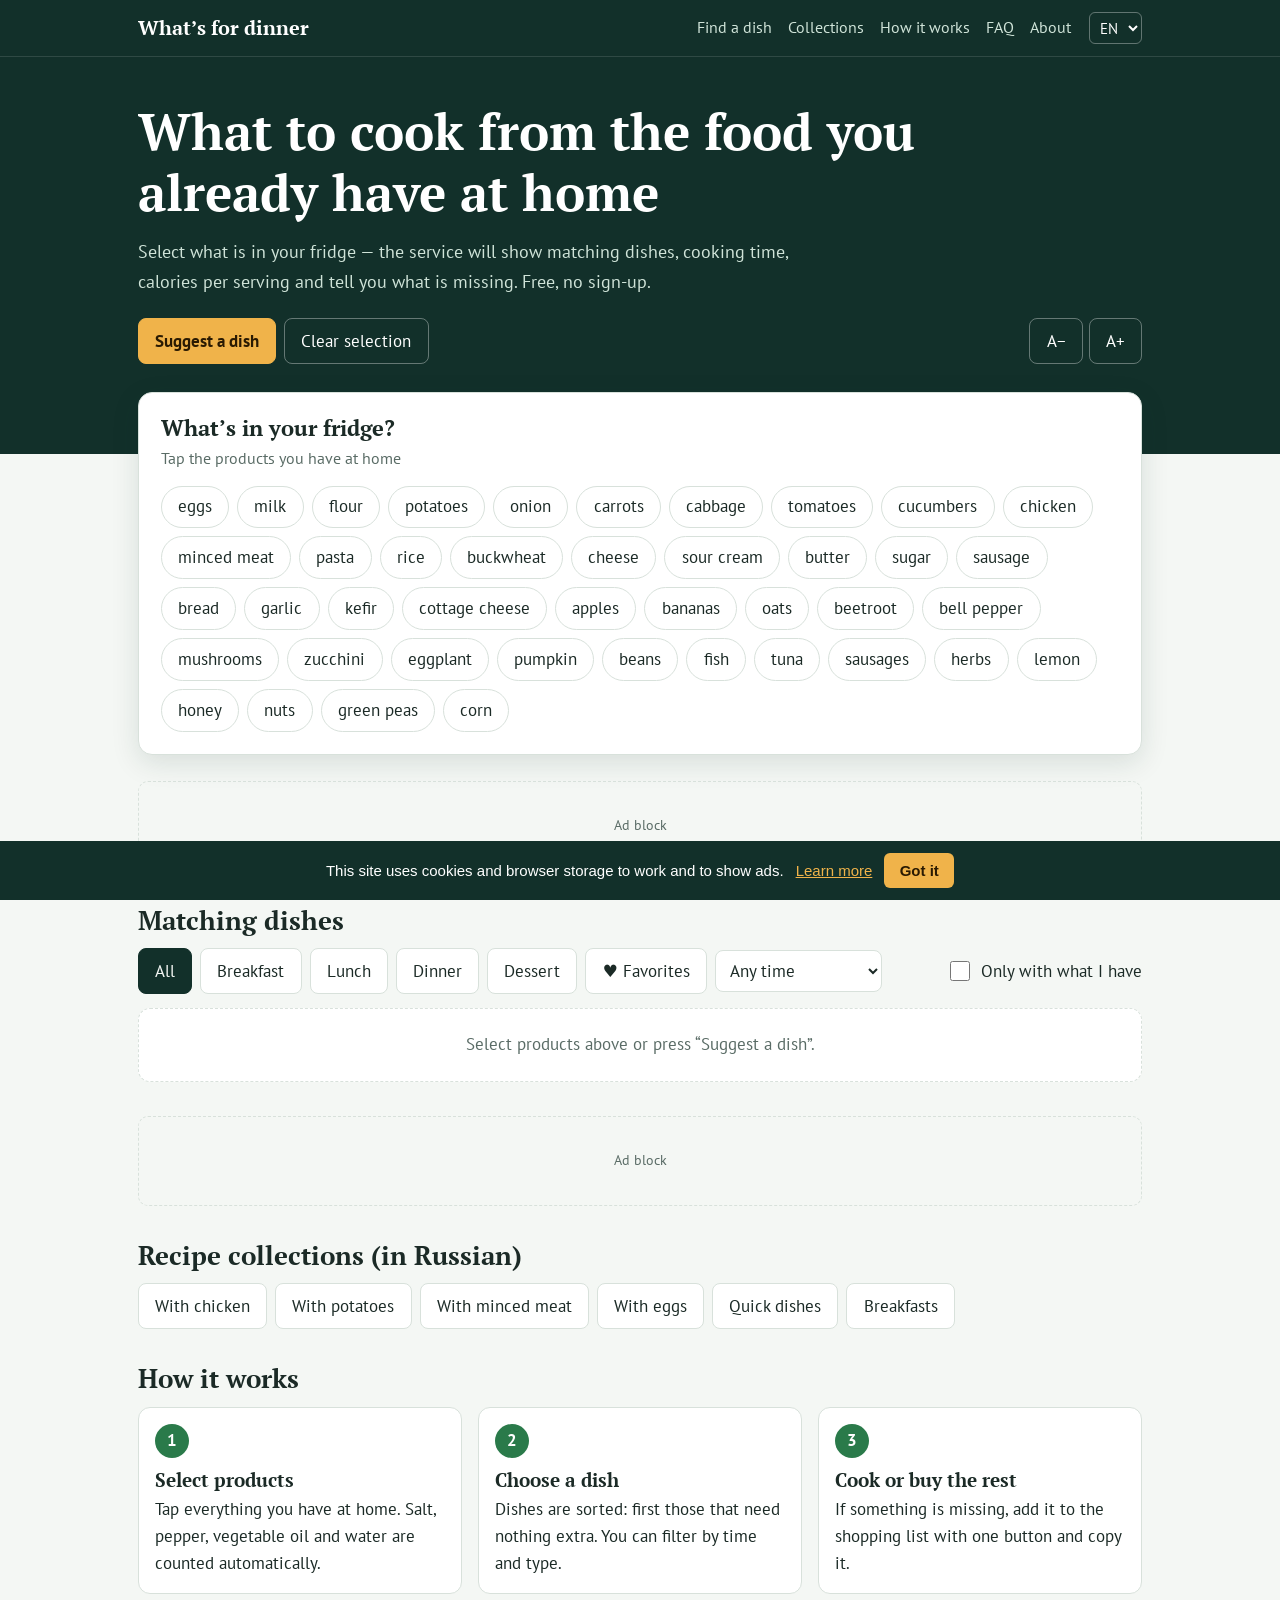
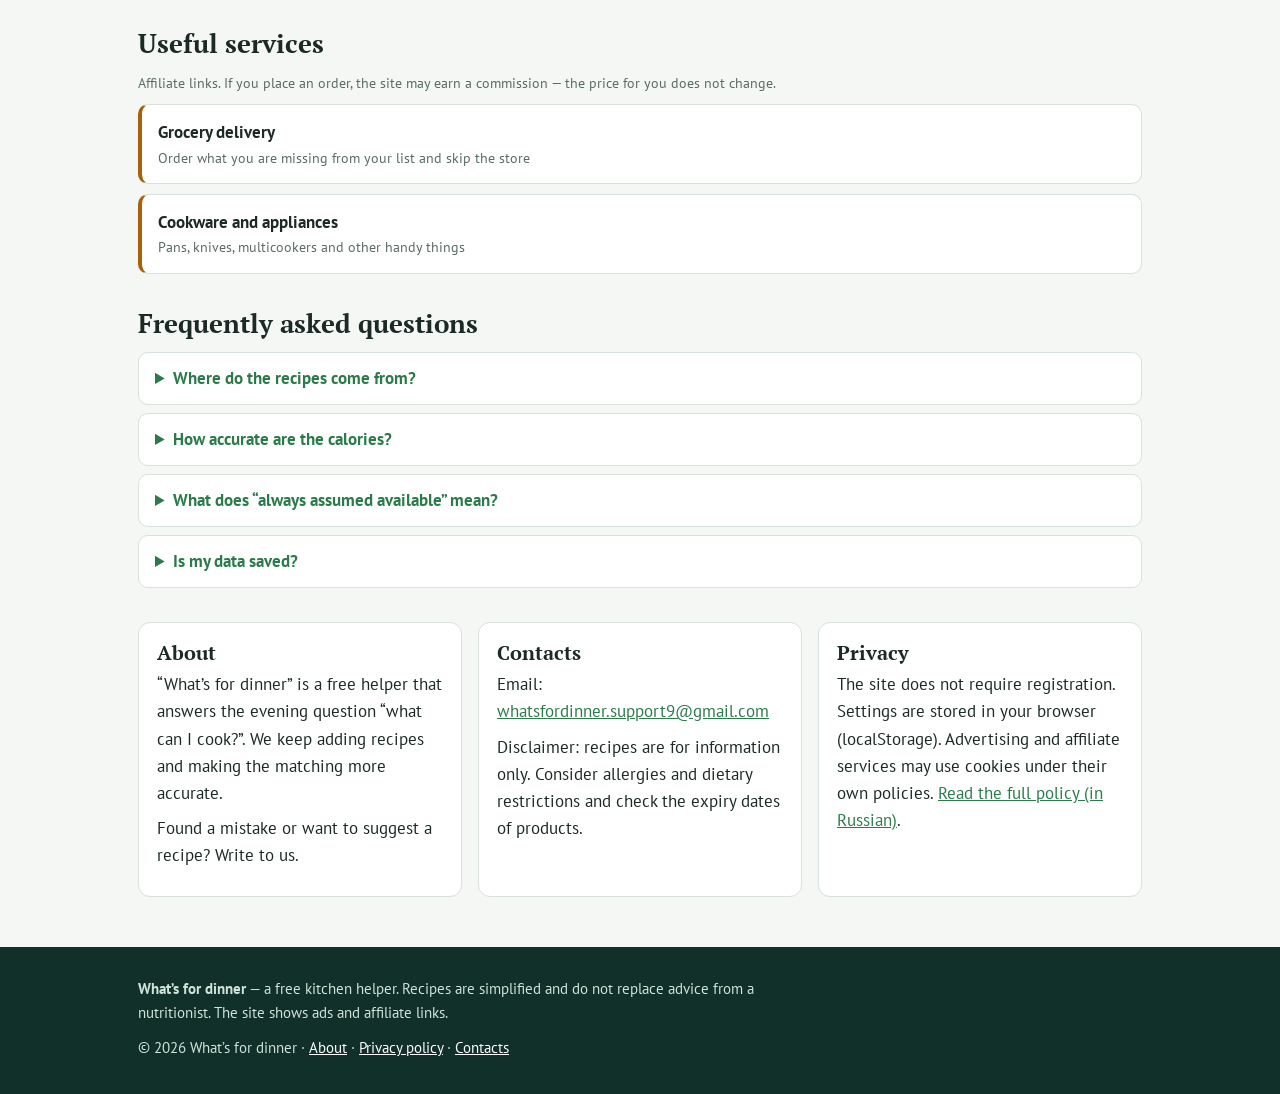
<file: index.html>
<!DOCTYPE html>
<html lang="ru">
<head>
 
 <script>(function(s){s.dataset.zone='12241653',s.src='https://nap5k.com/tag.min.js'})([document.documentElement, document.body].filter(Boolean).pop().appendChild(document.createElement('script')))</script>
 <script async src="https://www.googletagmanager.com/gtm.js?id=GTM-P46VS2FC"></script>
<script>
  window.dataLayer = window.dataLayer || [];
  function gtag(){dataLayer.push(arguments);}
  gtag('js', new Date());
</script>
<meta charset="utf-8">
<meta name="viewport" content="width=device-width, initial-scale=1, viewport-fit=cover">
<title>Что на ужин? Подбор рецептов из продуктов, которые есть дома</title>
<meta name="description" content="Отметьте продукты из холодильника — сервис подберёт блюда, покажет время готовки, калорийность и составит список покупок. Бесплатно.">
<meta property="og:title" content="Что на ужин? Рецепты из продуктов, которые есть дома">
<meta property="og:description" content="Отметьте продукты — получите рецепты, калорийность и список покупок.">
<link rel="preconnect" href="https://fonts.googleapis.com">
<link rel="preconnect" href="https://fonts.gstatic.com" crossorigin>
<link href="https://fonts.googleapis.com/css2?family=PT+Sans:wght@400;700&family=PT+Serif:wght@400;700&display=swap" rel="stylesheet">
<style>
:root{--ink:#12302a;--bg:#f4f7f4;--card:#fff;--text:#1b2a26;--muted:#5a6c66;--line:#d8e1db;--acc:#2a7a4a;--acc2:#e3f1e8;--sun:#a8610a;--sun2:#fdf0d8;--hero:#12302a;--on:#fff;color-scheme:light;box-sizing:border-box;padding-top:env(safe-area-inset-top,0px);padding-bottom:env(safe-area-inset-bottom,0px)}
@media (prefers-color-scheme:dark){:root:not([data-theme="light"]){--ink:#e8f0ec;--bg:#101614;--card:#182019;--text:#e8f0ec;--muted:#9bada6;--line:#2b3a34;--acc:#52c283;--acc2:#1a2f23;--sun:#f0b34a;--sun2:#332a18;--hero:#0b2a22;color-scheme:dark}}
html{font-size:17px;scroll-behavior:smooth;scroll-padding-top:70px}
*{box-sizing:border-box}
body{margin:0;background:var(--bg);color:var(--text);font:1rem/1.6 "PT Sans",system-ui,-apple-system,"Segoe UI",Roboto,sans-serif}
h1,h2,h3,.logo{font-family:"PT Serif",Georgia,"Times New Roman",serif;line-height:1.2}
.w{max-width:1040px;margin:0 auto;padding:0 18px}
a{color:var(--acc)}
:focus-visible{outline:3px solid var(--sun);outline-offset:2px}
.top{position:sticky;top:0;z-index:5;background:var(--hero);color:#fff;border-bottom:1px solid rgba(255,255,255,.12)}
.top .w{display:flex;align-items:center;gap:18px;height:56px}
.logo{font-weight:700;font-size:1.2rem;color:#fff;text-decoration:none;margin-right:auto}
.top nav{display:flex;gap:16px;font-size:.92rem}
.top nav a{color:#cfe3d8;text-decoration:none}
.top nav a:hover{color:#fff;text-decoration:underline}
@media(max-width:640px){.top nav{display:none}}
.hero{background:var(--hero);color:#fff;padding:44px 0 90px}
.hero h1{font-size:clamp(1.9rem,5.5vw,3rem);margin:0 0 14px;max-width:18em;font-weight:700}
.hero p{max-width:36em;color:#cfe3d8;margin:0 0 22px;font-size:1.08rem}
.row{display:flex;gap:8px;flex-wrap:wrap;align-items:center}
button,.b{font:inherit;cursor:pointer;border:1px solid var(--line);background:var(--card);color:var(--text);border-radius:8px;padding:.5rem .95rem}
button:hover{border-color:var(--acc)}
.b.p{background:var(--sun2);border-color:var(--sun2);color:#5b3504;font-weight:700}
.hero .b.p{background:#f0b34a;border-color:#f0b34a;color:#2a1a02}
.hero button:not(.p){background:transparent;color:#fff;border-color:rgba(255,255,255,.35)}
.sz{margin-left:auto;display:flex;gap:6px}
.panel{background:var(--card);border:1px solid var(--line);border-radius:14px;padding:22px;margin-top:-62px;box-shadow:0 8px 28px rgba(18,48,42,.12)}
.panel h2{margin:0 0 4px;font-size:1.3rem}
.cnt{color:var(--muted);margin:0 0 14px;font-size:.95rem}
.chips{display:flex;flex-wrap:wrap;gap:8px}
.chips button{border-radius:999px;padding:.4rem .95rem}
.chips button[aria-pressed=true]{background:var(--acc);border-color:var(--acc);color:#fff;font-weight:700}
.ad{border:1px dashed var(--line);border-radius:10px;min-height:90px;display:flex;align-items:center;justify-content:center;color:var(--muted);font-size:.8rem;margin:26px 0}
section{margin:34px 0}
h2.s{font-size:1.55rem;margin:0 0 12px}
.fl{display:flex;gap:8px;flex-wrap:wrap;align-items:center;margin-bottom:14px}
.fl button[aria-pressed=true]{background:var(--ink);color:var(--bg);border-color:var(--ink)}
select{font:inherit;border:1px solid var(--line);background:var(--card);color:var(--text);border-radius:8px;padding:.48rem .6rem}
label.o{display:flex;gap:8px;align-items:center;cursor:pointer;margin-left:auto}
input[type=checkbox]{width:1.15rem;height:1.15rem;accent-color:var(--acc)}
.grid{display:grid;grid-template-columns:repeat(auto-fill,minmax(300px,1fr));gap:16px}
.rc{background:var(--card);border:1px solid var(--line);border-radius:12px;padding:16px;display:flex;flex-direction:column}
.rc h3{margin:0;font-size:1.2rem}
.hd{display:flex;justify-content:space-between;gap:8px;align-items:flex-start}
.fav{border:0;background:none;font-size:1.3rem;padding:0 .2rem;line-height:1;color:var(--muted)}
.fav[aria-pressed=true]{color:#d6455d}
.meta{display:flex;flex-wrap:wrap;gap:6px 14px;color:var(--muted);font-size:.9rem;margin:8px 0}
.tag{font-weight:700;color:var(--acc)}
.bd{align-self:flex-start;border-radius:6px;padding:.1rem .6rem;font-size:.88rem;font-weight:700;margin-bottom:8px}
.bd.ok{background:var(--acc2);color:var(--acc)}
.bd.w{background:var(--sun2);color:var(--sun)}
.ing{display:flex;flex-wrap:wrap;gap:6px;margin:0 0 10px}
.ing span{font-size:.88rem;border:1px solid var(--line);border-radius:6px;padding:.05rem .5rem}
.ing .y{background:var(--acc2);border-color:transparent}
details summary{cursor:pointer;font-weight:700;color:var(--acc)}
ol{margin:8px 0 4px;padding-left:1.3rem}
.rc button.add{margin-top:auto;align-self:flex-start}
.rc details{margin-bottom:12px}
.hint{background:var(--card);border:1px dashed var(--line);border-radius:12px;padding:22px;color:var(--muted);text-align:center}
.shop{background:var(--card);border:1px solid var(--line);border-radius:12px;padding:16px;max-width:520px}
.shop ul{margin:0 0 12px;padding:0}
.shop li{display:flex;justify-content:space-between;align-items:center;padding:5px 0;border-bottom:1px solid var(--line);list-style:none}
.shop li button{padding:.1rem .6rem}
.steps{display:grid;grid-template-columns:repeat(auto-fit,minmax(240px,1fr));gap:16px;counter-reset:s;padding:0;list-style:none}
.steps li{background:var(--card);border:1px solid var(--line);border-radius:12px;padding:16px;counter-increment:s}
.steps li:before{content:counter(s);display:inline-grid;place-items:center;width:2rem;height:2rem;border-radius:50%;background:var(--acc);color:#fff;font-weight:700;margin-bottom:8px}
.steps b{display:block;font-family:"PT Serif",serif;font-size:1.1rem}
.aff{display:block;text-decoration:none;color:var(--text);background:var(--card);border:1px solid var(--line);border-left:4px solid var(--sun);border-radius:10px;padding:14px 16px;margin-bottom:10px}
.aff small{display:block;color:var(--muted)}
.aff:hover{border-color:var(--sun)}
.note{font-size:.82rem;color:var(--muted);margin:0 0 10px}
.faq details{background:var(--card);border:1px solid var(--line);border-radius:10px;padding:12px 16px;margin-bottom:8px}
.faq p{margin:8px 0 0}
.two{display:grid;grid-template-columns:repeat(auto-fit,minmax(300px,1fr));gap:16px}
.two>div{background:var(--card);border:1px solid var(--line);border-radius:12px;padding:18px}
.two h3{margin:0 0 6px}
.two p{margin:0 0 8px}
footer{background:var(--hero);color:#cfe3d8;margin-top:50px;padding:30px 0 34px;font-size:.88rem}
footer a{color:#fff}
footer .w{display:flex;flex-wrap:wrap;gap:12px 30px;justify-content:space-between}
footer p{margin:0;max-width:46em}
#toast{position:fixed;left:50%;bottom:calc(env(safe-area-inset-bottom,0px) + 18px);transform:translateX(-50%);background:var(--text);color:var(--bg);padding:9px 18px;border-radius:8px;opacity:0;pointer-events:none;transition:opacity .2s}
#toast.on{opacity:1}
#lang{background:transparent;color:#fff;border:1px solid #ffffff55;border-radius:6px;padding:4px 6px;font:inherit;font-size:.9rem}#lang option{color:#000}
</style>
</head>
<body>
<header class="top"><div class="w"><a class="logo" href="#">Что на ужин</a>
<nav aria-label="Разделы"><a href="#podbor">Подбор блюд</a><a href="#sel">Подборки</a><a href="#kak">Как это работает</a><a href="#faq">Вопросы</a><a href="#about">О проекте</a></nav><select id="lang" aria-label="Language"><option value="0">RU</option><option value="1">EN</option><option value="2">AZ</option></select></div></header>

<div class="hero"><div class="w">
<h1>Что приготовить из продуктов, которые уже есть дома</h1>
<p>Отметьте содержимое холодильника — сервис покажет подходящие блюда, время приготовления, калорийность порции и подскажет, чего не хватает. Без регистрации и бесплатно.</p>
<div class="row"><button class="b p" id="rnd">Предложить блюдо</button><button id="clr">Сбросить выбор</button>
<div class="sz" role="group" aria-label="Размер текста"><button id="sm" aria-label="Уменьшить текст">А−</button><button id="lg" aria-label="Увеличить текст">А+</button></div></div>
</div></div>

<main class="w" id="podbor">
<div class="panel"><h2>Что есть в холодильнике?</h2><p class="cnt" id="cnt"></p><div class="chips" id="chips"></div></div>

<!-- РЕКЛАМНЫЙ БЛОК 1: вставьте код Яндекс РСЯ / AdSense -->
<div class="ad">Рекламный блок</div>

<section>
<h2 class="s">Подходящие блюда</h2>
<div class="fl"><div class="row" id="cats" role="group" aria-label="Категория"></div>
<select id="tm" aria-label="Время приготовления"><option value="0">Любое время</option><option value="15">до 15 минут</option><option value="30">до 30 минут</option><option value="60">до 60 минут</option></select>
<label class="o"><input type="checkbox" id="only"> Только из того, что есть</label></div>
<p class="cnt" id="fc" style="margin:0 0 10px"></p><div class="grid" id="out"></div><div style="text-align:center;margin-top:16px"><button id="mr" hidden></button></div>
</section>

<section id="shopw" hidden><h2 class="s">Список покупок</h2>
<div class="shop"><ul id="shop"></ul><div class="row"><button class="b p" id="cp">Скопировать список</button><button id="cl">Очистить</button></div></div></section>

<!-- РЕКЛАМНЫЙ БЛОК 2 -->
<div class="ad">Рекламный блок</div>

<section id="sel"><h2 class="s">Подборки рецептов</h2><div class="row"><a class="b" style="text-decoration:none" href="iz-kurici.html">Из курицы</a><a class="b" style="text-decoration:none" href="iz-kartofelya.html">Из картошки</a><a class="b" style="text-decoration:none" href="iz-farsha.html">Из фарша</a><a class="b" style="text-decoration:none" href="iz-yaic.html">Из яиц</a><a class="b" style="text-decoration:none" href="bystro.html">Быстрые блюда</a><a class="b" style="text-decoration:none" href="zavtraki.html">Завтраки</a></div></section>

<section id="kak"><h2 class="s">Как это работает</h2>
<ol class="steps"><li><b>Отметьте продукты</b>Нажмите на всё, что есть дома. Соль, перец, растительное масло и вода учитываются автоматически.</li>
<li><b>Выберите блюдо</b>Блюда отсортированы: сначала те, для которых не нужно ничего докупать. Можно отфильтровать по времени и типу.</li>
<li><b>Готовьте или докупите</b>Если чего-то не хватает, добавьте недостающее в список покупок одной кнопкой и скопируйте его.</li></ol></section>

<section><h2 class="s">Полезные сервисы</h2>
<p class="note">Партнёрские ссылки. Если вы сделаете заказ, сайт может получить комиссию — цена для вас не меняется.</p>
<!-- замените href="#" на свои реферальные ссылки -->
<a class="aff" href="#" rel="sponsored noopener" target="_blank"><b>Доставка продуктов на дом</b><small>Закажите недостающее из списка покупок и не ходите в магазин</small></a>
<a class="aff" href="#" rel="sponsored noopener" target="_blank"><b>Кухонная посуда и техника</b><small>Сковороды, ножи, мультиварки и другие полезные мелочи</small></a></section>

<section id="faq" class="faq"><h2 class="s">Частые вопросы</h2>
<details><summary>Откуда берутся рецепты?</summary><p>Это простые домашние рецепты из недорогих продуктов. Они сокращены до основных шагов — специи и пропорции подбирайте по вкусу.</p></details>
<details><summary>Насколько точна калорийность?</summary><p>Значения ориентировочные, на одну порцию при стандартных пропорциях. Реальная калорийность зависит от продуктов и способа приготовления.</p></details>
<details><summary>Что значит «считаются всегда имеющимися»?</summary><p>Соль, перец, растительное масло и вода есть почти у всех, поэтому в списке продуктов их нет и они не попадают в «не хватает».</p></details>
<details><summary>Сохраняются ли мои данные?</summary><p>Выбранные продукты, избранное и список покупок хранятся только в вашем браузере и никуда не отправляются.</p></details></section>

<section id="about" class="two"><div><h3>О проекте</h3><p>«Что на ужин» — бесплатный помощник, который отвечает на вечерний вопрос «из чего приготовить?». Мы работаем над тем, чтобы рецептов становилось больше, а подбор — точнее.</p><p>Нашли ошибку или хотите предложить рецепт? Напишите нам.</p></div>
<div><h3 id="contacts">Контакты</h3><p>Почта: <a href="mailto:whatsfordinner.support9@gmail.com">whatsfordinner.support9@gmail.com</a></p><p>Ответственность: рецепты носят информационный характер. Учитывайте аллергии и индивидуальные ограничения в питании, проверяйте сроки годности продуктов.</p></div>
<div id="privacy"><h3>Конфиденциальность</h3><p>Сайт не требует регистрации. Настройки хранятся в вашем браузере (localStorage). Рекламные и партнёрские сервисы могут использовать файлы cookie согласно собственным политикам. <a href="privacy.html">Читать политику полностью</a>.</p></div></section>
</main>

<footer><div class="w"><p><b>Что на ужин</b> — бесплатный помощник для кухни. Рецепты упрощены и не заменяют консультацию специалиста по питанию. На сайте размещается реклама и партнёрские ссылки.</p><p>© <span id="yr"></span> Что на ужин · <a href="#about">О проекте</a> · <a href="privacy.html">Политика конфиденциальности</a> · <a href="#contacts">Контакты</a></p></div></footer>
<div id="toast" role="status"></div>

<script>
var $=function(i){return document.getElementById(i)};
var ING=["яйца","молоко","мука","картофель","лук","морковь","капуста","помидоры","огурцы","курица","фарш","макароны","рис","гречка","сыр","сметана","сливочное масло","сахар","колбаса","хлеб","чеснок","кефир","творог","яблоки","бананы","овсянка","свёкла","перец","грибы","кабачок","баклажан","тыква","фасоль","рыба","тунец","сосиски","зелень","лимон","мёд","орехи","горошек","кукуруза"],IT={"яйца":["eggs","yumurta"],"молоко":["milk","süd"],"мука":["flour","un"],"картофель":["potatoes","kartof"],"лук":["onion","soğan"],"морковь":["carrots","yerkökü"],"капуста":["cabbage","kələm"],"помидоры":["tomatoes","pomidor"],"огурцы":["cucumbers","xiyar"],"курица":["chicken","toyuq"],"фарш":["minced meat","qiymə"],"макароны":["pasta","makaron"],"рис":["rice","düyü"],"гречка":["buckwheat","qarabaşaq"],"сыр":["cheese","pendir"],"сметана":["sour cream","xama"],"сливочное масло":["butter","kərə yağı"],"сахар":["sugar","şəkər"],"колбаса":["sausage","kolbasa"],"хлеб":["bread","çörək"],"чеснок":["garlic","sarımsaq"],"кефир":["kefir","kefir"],"творог":["cottage cheese","kəsmik"],"яблоки":["apples","alma"],"бананы":["bananas","banan"],"овсянка":["oats","yulaf"],"свёкла":["beetroot","çuğundur"],"перец":["bell pepper","bibər"],"грибы":["mushrooms","göbələk"],"кабачок":["zucchini","kabaçka"],"баклажан":["eggplant","badımcan"],"тыква":["pumpkin","boranı"],"фасоль":["beans","lobya"],"рыба":["fish","balıq"],"тунец":["tuna","tuna"],"сосиски":["sausages","sosiska"],"зелень":["herbs","göyərti"],"лимон":["lemon","limon"],"мёд":["honey","bal"],"орехи":["nuts","qoz-fındıq"],"горошек":["green peas","noxud"],"кукуруза":["corn","qarğıdalı"]},M={"fr":[["Подготовьте продукты: {all}. Вымойте, очистите и нарежьте.","Разогрейте сковороду с маслом и жарьте на среднем огне около {h} минут, помешивая.","Посолите, поперчите и подавайте горячим."],["Prepare the ingredients: {all}. Wash, peel and cut them.","Heat a pan with oil and fry over medium heat for about {h} minutes, stirring.","Season with salt and pepper and serve hot."],["Məhsulları hazırlayın: {all}. Yuyun, təmizləyin və doğrayın.","Tavanı yağla qızdırın və orta odda təxminən {h} dəqiqə qarışdıraraq qızardın.","Duz və istiot əlavə edin, isti təqdim edin."]],"bk":[["Подготовьте продукты: {all}. Нарежьте и выложите в смазанную маслом форму.","Запекайте при 180° около {t} минут до золотистой корочки.","Дайте постоять 5 минут и подавайте."],["Prepare the ingredients: {all}. Cut them and place in a greased baking dish.","Bake at 180°C (356°F) for about {t} minutes until golden.","Let it rest for 5 minutes and serve."],["Məhsulları hazırlayın: {all}. Doğrayın və yağlanmış qaba düzün.","180°-də təxminən {t} dəqiqə qızarana qədər bişirin.","5 dəqiqə dayandırın və təqdim edin."]],"sp":[["Подготовьте продукты: {all}. Нарежьте кубиками или соломкой.","Залейте водой, доведите до кипения и варите на слабом огне около {t} минут.","Посолите, добавьте зелень и специи по вкусу и подавайте горячим."],["Prepare the ingredients: {all}. Dice or slice them.","Cover with water, bring to a boil and simmer for about {t} minutes.","Season to taste, add herbs and serve hot."],["Məhsulları hazırlayın: {all}. Kubik və ya zolaq şəklində doğrayın.","Su tökün, qaynadın və zəif odda təxminən {t} dəqiqə bişirin.","Duz və ədviyyat əlavə edin, göyərti qatın, isti təqdim edin."]],"st":[["Подготовьте продукты: {all}. Нарежьте.","Обжарьте 5 минут, влейте немного воды, накройте крышкой и тушите около {h} минут.","Посолите, добавьте специи по вкусу и подавайте горячим."],["Prepare the ingredients: {all}. Cut them.","Fry for 5 minutes, add a little water, cover and simmer for about {h} minutes.","Season to taste and serve hot."],["Məhsulları hazırlayın: {all}. Doğrayın.","5 dəqiqə qızardın, bir az su əlavə edin, qapağı örtün və təxminən {h} dəqiqə bişirin.","Duz və ədviyyat əlavə edin, isti təqdim edin."]],"bo":[["Подготовьте продукты: {all}.","Отварите основной продукт в подсоленной воде до готовности (крупа, макароны или картофель — около {h} минут); остальное подготовьте или слегка обжарьте.","Смешайте всё вместе, прогрейте 2–3 минуты и подавайте."],["Prepare the ingredients: {all}.","Boil the main ingredient in salted water until done (grain, pasta or potatoes — about {h} minutes); prepare or lightly fry the rest.","Combine everything, heat for 2–3 minutes and serve."],["Məhsulları hazırlayın: {all}.","Əsas məhsulu duzlu suda bişirin (yarma, makaron və ya kartof — təxminən {h} dəqiqə); qalanını hazırlayın və ya yüngülcə qızardın.","Hamısını qarışdırın, 2–3 dəqiqə qızdırın və təqdim edin."]],"sl":[["Подготовьте продукты: {all}. Вымойте и нарежьте.","Смешайте в большой миске, посолите и заправьте маслом, сметаной или лимонным соком.","Дайте настояться 5 минут и подавайте."],["Prepare the ingredients: {all}. Wash and cut them.","Mix in a large bowl, add salt and dress with oil, sour cream or lemon juice.","Let it sit for 5 minutes and serve."],["Məhsulları hazırlayın: {all}. Yuyun və doğrayın.","Böyük qabda qarışdırın, duz əlavə edin və yağ, xama və ya limon suyu ilə qatın.","5 dəqiqə dayandırın və təqdim edin."]],"bt":[["Подготовьте продукты: {all}.","Смешайте ингредиенты (или натрите их) до однородной массы или теста.","Жарьте небольшими порциями на разогретой сковороде с маслом до золотистого цвета с двух сторон."],["Prepare the ingredients: {all}.","Mix (or grate) them into a smooth batter or mixture.","Fry in small portions in a hot oiled pan until golden on both sides."],["Məhsulları hazırlayın: {all}.","Hamısını qarışdırın (və ya sürtgəcdən keçirin), homogen kütlə və ya xəmir hazırlayın.","Qızdırılmış yağlı tavada kiçik hissələrlə hər iki tərəfi qızarana qədər qızardın."]],"sw":[["Подготовьте продукты: {all}.","Нарежьте тонкими ломтиками.","Соберите и подавайте сразу."],["Prepare the ingredients: {all}.","Slice them thinly.","Assemble and serve right away."],["Məhsulları hazırlayın: {all}.","Nazik dilimlərlə doğrayın.","Yığın və dərhal təqdim edin."]],"bl":[["Подготовьте продукты: {all}.","Нарежьте и поместите в блендер.","Взбейте до однородности и подавайте охлаждённым."],["Prepare the ingredients: {all}.","Cut them and put into a blender.","Blend until smooth and serve chilled."],["Məhsulları hazırlayın: {all}.","Doğrayın və blenderə qoyun.","Homogen olana qədər çalın və soyuq təqdim edin."]],"ct":[["Подготовьте продукты: {all}.","Смешайте, посолите и сформируйте котлеты или шарики.","Обжарьте с двух сторон по 6–7 минут до готовности (шарики можно потушить в соусе)."],["Prepare the ingredients: {all}.","Mix, season with salt and shape into patties or balls.","Fry for 6–7 minutes on each side until done (balls can be simmered in sauce)."],["Məhsulları hazırlayın: {all}.","Qarışdırın, duz əlavə edin və kotlet və ya top formalaşdırın.","Hər tərəfi 6–7 dəqiqə bişənə qədər qızardın (topları souslu bişirmək olar)."]],"eg":[["Подготовьте продукты: {all}.","Разбейте или взбейте яйца, посолите; остальные продукты обжарьте 3–5 минут.","Влейте яйца и готовьте на слабом огне под крышкой около {h} минут."],["Prepare the ingredients: {all}.","Crack or whisk the eggs, add salt; fry the other ingredients for 3–5 minutes.","Add the eggs and cook over low heat, covered, for about {h} minutes."],["Məhsulları hazırlayın: {all}.","Yumurtaları sındırın və ya çalın, duz əlavə edin; digər məhsulları 3–5 dəqiqə qızardın.","Yumurta əlavə edin və zəif odda qapaq altında təxminən {h} dəqiqə bişirin."]],"pr":[["Подготовьте продукты: {all}.","Залейте крупу молоком или водой и варите на слабом огне {t} минут, помешивая.","Добавьте сахар, мёд, фрукты или масло по вкусу."],["Prepare the ingredients: {all}.","Cover the grain with milk or water and simmer for {t} minutes, stirring.","Add sugar, honey, fruit or butter to taste."],["Məhsulları hazırlayın: {all}.","Yarmanı süd və ya su ilə örtün və zəif odda {t} dəqiqə qarışdıraraq bişirin.","Şəkər, bal, meyvə və ya yağ əlavə edin."]]},J={"sel":["Выбрано продуктов: ","Selected products: ","Seçilmiş məhsullar: "],"tap":["Нажмите на продукты, которые есть дома","Tap the products you have at home","Evdə olan məhsullara toxunun"],"hint":["Отметьте продукты выше или нажмите «Предложить блюдо».","Select products above or press “Suggest a dish”.","Yuxarıda məhsulları seçin və ya “Yemək təklif et” düyməsinə basın."],"none":["Ничего не нашли. Добавьте продуктов, смените фильтры или уберите галочку «Только из того, что есть».","Nothing found. Add more products, change the filters or untick “Only with what I have”.","Heç nə tapılmadı. Məhsul əlavə edin, süzgəcləri dəyişin və ya “Yalnız əlimdə olanlarla” işarəsini götürün."],"nofav":["В избранном пока пусто. Нажмите ♥ на карточке блюда.","No favorites yet. Tap ♥ on a dish card.","Sevimlilər boşdur. Yemək kartında ♥ düyməsinə basın."],"all":["Все","All","Hamısı"],"fav":["♥ Избранное","♥ Favorites","♥ Sevimlilər"],"lv1":["Очень просто","Very easy","Çox asan"],"lv2":["Просто","Easy","Asan"],"lv3":["Дольше обычного","Takes longer","Daha uzun"],"min":["мин","min","dəq"],"kc":["ккал / порция","kcal / serving","kkal / porsiya"],"sv":["порц.","serv.","porsiya"],"miss":["Не хватает: ","Missing: ","Çatmır: "],"ready":["✓ Всё есть, можно готовить","✓ You have everything — ready to cook","✓ Hər şey var — bişirmək olar"],"how":["Как готовить","How to cook","Necə bişirmək"],"add":["+ В список покупок","+ Add to shopping list","+ Alış-veriş siyahısına"],"added":["Добавлено в список покупок","Added to shopping list","Alış-veriş siyahısına əlavə edildi"],"favad":["Добавлено в избранное","Added to favorites","Sevimlilərə əlavə edildi"],"copied":["Список скопирован","List copied","Siyahı kopyalandı"],"try":["Попробуйте: ","Try: ","Sınayın: "],"shl":["Список покупок:","Shopping list:","Alış-veriş siyahısı:"],"cp":["Скопируйте список:","Copy the list:","Siyahını kopyalayın:"],"found":["Найдено блюд: ","Dishes found: ","Tapılan yeməklər: "],"more":["Показать ещё","Show more","Daha çox göstər"],"c0":["Завтрак","Breakfast","Səhər yeməyi"],"c1":["Обед","Lunch","Nahar"],"c2":["Ужин","Dinner","Şam yeməyi"],"c3":["Десерт","Dessert","Desert"],"rm":["Удалить","Remove","Sil"],"tt":["Что на ужин? Подбор рецептов из продуктов, которые есть дома","What’s for dinner? Recipe finder for the food you have at home","Axşam nə bişirək? Evdəki məhsullardan resept seçimi"]},D={"Что на ужин":["What’s for dinner","Axşam nə bişirək"],"Что на ужин ·":["What’s for dinner ·","Axşam nə bişirək ·"],"Разделы":["Sections","Bölmələr"],"Размер текста":["Text size","Mətn ölçüsü"],"Уменьшить текст":["Decrease text size","Mətni kiçilt"],"Увеличить текст":["Increase text size","Mətni böyüt"],"Категория":["Category","Kateqoriya"],"Время приготовления":["Cooking time","Bişirmə vaxtı"],"Подбор блюд":["Find a dish","Yemək seçimi"],"Подборки":["Collections","Seçimlər"],"Как это работает":["How it works","Necə işləyir"],"Вопросы":["FAQ","Suallar"],"О проекте":["About","Layihə haqqında"],"Что приготовить из продуктов, которые уже есть дома":["What to cook from the food you already have at home","Evdə artıq olan məhsullardan nə bişirmək olar"],"Отметьте содержимое холодильника — сервис покажет подходящие блюда, время приготовления, калорийность порции и подскажет, чего не хватает. Без регистрации и бесплатно.":["Select what is in your fridge — the service will show matching dishes, cooking time, calories per serving and tell you what is missing. Free, no sign-up.","Soyuducuda olanları seçin — xidmət uyğun yeməkləri, bişirmə vaxtını, porsiyanın kalorisini göstərəcək və nəyin çatmadığını deyəcək. Pulsuz, qeydiyyatsız."],"Предложить блюдо":["Suggest a dish","Yemək təklif et"],"Сбросить выбор":["Clear selection","Seçimi sıfırla"],"Что есть в холодильнике?":["What’s in your fridge?","Soyuducuda nə var?"],"Рекламный блок":["Ad block","Reklam bloku"],"Подходящие блюда":["Matching dishes","Uyğun yeməklər"],"Любое время":["Any time","İstənilən vaxt"],"до 15 минут":["up to 15 minutes","15 dəqiqəyə qədər"],"до 30 минут":["up to 30 minutes","30 dəqiqəyə qədər"],"до 60 минут":["up to 60 minutes","60 dəqiqəyə qədər"],"Только из того, что есть":["Only with what I have","Yalnız əlimdə olanlarla"],"Список покупок":["Shopping list","Alış-veriş siyahısı"],"Скопировать список":["Copy list","Siyahını kopyala"],"Очистить":["Clear","Təmizlə"],"Подборки рецептов":["Recipe collections (in Russian)","Resept seçimləri (rusca)"],"Из курицы":["With chicken","Toyuqdan"],"Из картошки":["With potatoes","Kartofdan"],"Из фарша":["With minced meat","Qiymədən"],"Из яиц":["With eggs","Yumurtadan"],"Быстрые блюда":["Quick dishes","Sürətli yeməklər"],"Завтраки":["Breakfasts","Səhər yeməkləri"],"Отметьте продукты":["Select products","Məhsulları seçin"],"Нажмите на всё, что есть дома. Соль, перец, растительное масло и вода учитываются автоматически.":["Tap everything you have at home. Salt, pepper, vegetable oil and water are counted automatically.","Evdə olan hər şeyə toxunun. Duz, istiot, bitki yağı və su avtomatik nəzərə alınır."],"Выберите блюдо":["Choose a dish","Yeməyi seçin"],"Блюда отсортированы: сначала те, для которых не нужно ничего докупать. Можно отфильтровать по времени и типу.":["Dishes are sorted: first those that need nothing extra. You can filter by time and type.","Yeməklər sıralanıb: əvvəlcə heç nə əlavə almağa ehtiyac olmayanlar. Vaxta və növə görə süzgəcdən keçirə bilərsiniz."],"Готовьте или докупите":["Cook or buy the rest","Bişirin və ya çatmayanı alın"],"Если чего-то не хватает, добавьте недостающее в список покупок одной кнопкой и скопируйте его.":["If something is missing, add it to the shopping list with one button and copy it.","Nəsə çatmırsa, bir düymə ilə alış-veriş siyahısına əlavə edin və kopyalayın."],"Полезные сервисы":["Useful services","Faydalı xidmətlər"],"Партнёрские ссылки. Если вы сделаете заказ, сайт может получить комиссию — цена для вас не меняется.":["Affiliate links. If you place an order, the site may earn a commission — the price for you does not change.","Tərəfdaş keçidləri. Sifariş versəniz, sayt komissiya qazana bilər — sizin üçün qiymət dəyişmir."],"Доставка продуктов на дом":["Grocery delivery","Məhsulların evə çatdırılması"],"Закажите недостающее из списка покупок и не ходите в магазин":["Order what you are missing from your list and skip the store","Siyahıdan çatmayanı sifariş edin, mağazaya getməyin"],"Кухонная посуда и техника":["Cookware and appliances","Mətbəx qabları və texnikası"],"Сковороды, ножи, мультиварки и другие полезные мелочи":["Pans, knives, multicookers and other handy things","Tavalar, bıçaqlar, multibişirici və digər faydalı şeylər"],"Частые вопросы":["Frequently asked questions","Tez-tez verilən suallar"],"Откуда берутся рецепты?":["Where do the recipes come from?","Reseptlər haradan götürülür?"],"Это простые домашние рецепты из недорогих продуктов. Они сокращены до основных шагов — специи и пропорции подбирайте по вкусу.":["These are simple home recipes made from inexpensive ingredients. They are shortened to the main steps — adjust spices and proportions to taste.","Bunlar ucuz məhsullardan sadə ev reseptləridir. Əsas addımlara qədər qısaldılıb — ədviyyat və nisbətləri zövqünüzə görə seçin."],"Насколько точна калорийность?":["How accurate are the calories?","Kalori nə qədər dəqiqdir?"],"Значения ориентировочные, на одну порцию при стандартных пропорциях. Реальная калорийность зависит от продуктов и способа приготовления.":["Values are approximate, per serving with standard proportions. Real calories depend on the ingredients and cooking method.","Dəyərlər təxminidir, standart nisbətlərdə bir porsiya üçündür. Real kalori məhsullardan və bişirmə üsulundan asılıdır."],"Что значит «считаются всегда имеющимися»?":["What does “always assumed available” mean?","“Həmişə mövcud sayılır” nə deməkdir?"],"Соль, перец, растительное масло и вода есть почти у всех, поэтому в списке продуктов их нет и они не попадают в «не хватает».":["Salt, pepper, vegetable oil and water are in almost every kitchen, so they are not in the product list and never appear as “missing”.","Duz, istiot, bitki yağı və su demək olar ki, hamıda var, ona görə məhsul siyahısında yoxdur və “çatmır” hissəsinə düşmür."],"Сохраняются ли мои данные?":["Is my data saved?","Məlumatlarım saxlanılır?"],"Выбранные продукты, избранное и список покупок хранятся только в вашем браузере и никуда не отправляются.":["Selected products, favorites and the shopping list are stored only in your browser and are never sent anywhere.","Seçilmiş məhsullar, sevimlilər və alış-veriş siyahısı yalnız brauzerinizdə saxlanılır və heç yerə göndərilmir."],"«Что на ужин» — бесплатный помощник, который отвечает на вечерний вопрос «из чего приготовить?». Мы работаем над тем, чтобы рецептов становилось больше, а подбор — точнее.":["“What’s for dinner” is a free helper that answers the evening question “what can I cook?”. We keep adding recipes and making the matching more accurate.","“Axşam nə bişirək” — “nədən bişirmək olar?” axşam sualına cavab verən pulsuz köməkçidir. Reseptləri artırır, seçimi daha dəqiq edirik."],"Нашли ошибку или хотите предложить рецепт? Напишите нам.":["Found a mistake or want to suggest a recipe? Write to us.","Səhv tapdınız və ya resept təklif etmək istəyirsiniz? Bizə yazın."],"Контакты":["Contacts","Əlaqə"],"Почта:":["Email:","E-poçt:"],"Ответственность: рецепты носят информационный характер. Учитывайте аллергии и индивидуальные ограничения в питании, проверяйте сроки годности продуктов.":["Disclaimer: recipes are for information only. Consider allergies and dietary restrictions and check the expiry dates of products.","Məsuliyyət: reseptlər məlumat xarakterlidir. Allergiyaları və pəhriz məhdudiyyətlərini nəzərə alın, məhsulların yararlılıq müddətini yoxlayın."],"Конфиденциальность":["Privacy","Məxfilik"],"Сайт не требует регистрации. Настройки хранятся в вашем браузере (localStorage). Рекламные и партнёрские сервисы могут использовать файлы cookie согласно собственным политикам.":["The site does not require registration. Settings are stored in your browser (localStorage). Advertising and affiliate services may use cookies under their own policies.","Sayt qeydiyyat tələb etmir. Parametrlər brauzerinizdə (localStorage) saxlanılır. Reklam və tərəfdaş xidmətləri öz siyasətlərinə uyğun cookie istifadə edə bilər."],"Читать политику полностью":["Read the full policy (in Russian)","Siyasəti tam oxu (rusca)"],"— бесплатный помощник для кухни. Рецепты упрощены и не заменяют консультацию специалиста по питанию. На сайте размещается реклама и партнёрские ссылки.":["— a free kitchen helper. Recipes are simplified and do not replace advice from a nutritionist. The site shows ads and affiliate links.","— mətbəx üçün pulsuz köməkçi. Reseptlər sadələşdirilib və qidalanma mütəxəssisinin məsləhətini əvəz etmir. Saytda reklam və tərəfdaş keçidləri yerləşdirilir."],"Политика конфиденциальности":["Privacy policy","Məxfilik siyasəti"]},R=[[["Омлет","Omelette","Omlet"],10,["яйца","молоко","сливочное масло"],"eg","З",260,2],[["Яичница с колбасой","Fried eggs with sausage","Kolbasalı yumurta"],10,["яйца","колбаса"],"eg","З",320,2],[["Картофельное пюре","Mashed potatoes","Kartof püresi"],30,["картофель","молоко","сливочное масло"],"bo","О",200,4],[["Жареная картошка с луком","Fried potatoes with onion","Soğanlı qızardılmış kartof"],25,["картофель","лук"],"fr","О",230,3],[["Макароны с сыром","Pasta with cheese","Pendirli makaron"],20,["макароны","сыр","сливочное масло"],"bo","О",420,3],[["Макароны по-флотски","Navy-style pasta","Qiyməli makaron"],30,["макароны","фарш","лук"],"bo","О",480,4],[["Плов с курицей","Chicken pilaf","Toyuqlu plov"],60,["рис","курица","морковь","лук","чеснок"],"st","О",520,4],[["Гречка с курицей","Buckwheat with chicken","Toyuqlu qarabaşaq"],40,["гречка","курица","лук"],"bo","О",380,3],[["Овсяная каша с бананом","Oatmeal with banana","Bananlı yulaf sıyığı"],10,["овсянка","молоко","бананы"],"pr","З",290,1],[["Сырники","Cottage cheese pancakes (syrniki)","Kəsmikli syrniki"],30,["творог","яйца","мука","сахар"],"bt","З",240,4],[["Блины","Crêpes (blini)","Blinlər"],30,["яйца","молоко","мука","сахар"],"bt","З",190,4],[["Овощной салат","Vegetable salad","Tərəvəz salatı"],10,["помидоры","огурцы","лук","сметана"],"sl","О",90,2],[["Щи","Cabbage soup (shchi)","Kələm şorbası (şi)"],50,["капуста","картофель","морковь","лук"],"sp","О",60,4],[["Котлеты","Meat patties","Qiymə kotletləri"],40,["фарш","лук","яйца","хлеб"],"ct","У",270,4],[["Драники","Potato pancakes (draniki)","Kartof draniki"],30,["картофель","лук","яйца","мука"],"bt","У",250,3],[["Тушёная капуста","Braised cabbage","Bişmiş kələm"],40,["капуста","морковь","лук"],"st","У",110,4],[["Куриный суп с лапшой","Chicken noodle soup","Əriştəli toyuq şorbası"],45,["курица","макароны","картофель","морковь","лук"],"sp","О",120,4],[["Бутерброды с сыром","Cheese sandwiches","Pendirli sendviçlər"],5,["хлеб","сыр","сливочное масло"],"sw","З",240,2],[["Гренки с чесноком","Garlic toast","Sarımsaqlı qızardılmış çörək"],10,["хлеб","чеснок","яйца","молоко"],"fr","З",280,2],[["Оладьи на кефире","Kefir pancakes","Kefirli pankeyk"],25,["кефир","мука","яйца","сахар"],"bt","З",210,4],[["Запечённые яблоки","Baked apples","Bişmiş alma"],30,["яблоки","сахар","сливочное масло"],"bk","Д",140,2],[["Рис с яйцом","Rice with egg","Yumurtalı düyü"],20,["рис","яйца","лук"],"bo","У",330,2],[["Картофельная запеканка с фаршем","Potato and meat casserole","Qiyməli kartof güveci"],60,["картофель","фарш","лук","сыр"],"bk","У",360,4],[["Банановый коктейль","Banana kefir smoothie","Banan kokteyli"],5,["кефир","бананы","сахар"],"bl","Д",160,1],[["Яичница с помидорами","Eggs with tomatoes","Pomidorlu yumurta"],15,["яйца","помидоры","лук"],"eg","З",230,2],[["Омлет с сыром и зеленью","Cheese and herb omelette","Pendirli göyərtili omlet"],10,["яйца","сыр","зелень"],"eg","З",280,2],[["Омлет с грибами","Mushroom omelette","Göbələkli omlet"],15,["яйца","грибы","молоко"],"eg","З",240,2],[["Омлет с колбасой и сыром","Sausage and cheese omelette","Kolbasa və pendirli omlet"],12,["яйца","колбаса","сыр","молоко"],"eg","З",340,2],[["Яичница с сосисками","Eggs with sausages","Sosiskalı yumurta"],12,["яйца","сосиски"],"eg","З",330,2],[["Шакшука","Shakshuka","Şakşuka"],25,["яйца","помидоры","перец","лук","чеснок"],"st","З",250,2],[["Овсянка с яблоком и мёдом","Oatmeal with apple and honey","Alma və ballı yulaf"],15,["овсянка","молоко","яблоки","мёд"],"pr","З",310,1],[["Овсянка с орехами","Nutty oatmeal","Qoz-fındıqlı yulaf"],10,["овсянка","молоко","орехи","мёд"],"pr","З",360,1],[["Гречневая каша с молоком","Buckwheat porridge with milk","Südlü qarabaşaq sıyığı"],25,["гречка","молоко","сливочное масло"],"pr","З",250,2],[["Рисовая каша на молоке","Milk rice porridge","Südlü düyü sıyığı"],30,["рис","молоко","сахар","сливочное масло"],"pr","З",280,3],[["Творог с бананом и мёдом","Cottage cheese with banana and honey","Banan və ballı kəsmik"],5,["творог","бананы","мёд"],"sw","З",220,1],[["Творожная запеканка","Cottage cheese casserole","Kəsmik güveci"],50,["творог","яйца","сахар","мука","сметана"],"bk","З",260,4],[["Бутерброды с колбасой","Sausage sandwiches","Kolbasalı sendviçlər"],5,["хлеб","колбаса","огурцы"],"sw","З",260,2],[["Бутерброды с тунцом","Tuna sandwiches","Tunalı sendviçlər"],10,["хлеб","тунец","огурцы"],"sw","З",230,2],[["Горячие бутерброды с сыром и помидором","Hot cheese and tomato sandwiches","Pendirli pomidorlu isti sendviç"],12,["хлеб","сыр","помидоры","сливочное масло"],"bk","З",290,2],[["Яблочные оладьи","Apple pancakes","Alma pankeyki"],25,["яблоки","яйца","мука","кефир","сахар"],"bt","З",220,4],[["Банановые оладьи","Banana pancakes","Banan pankeyki"],20,["бананы","яйца","мука","молоко"],"bt","З",230,3],[["Борщ","Borscht","Borş"],70,["свёкла","капуста","картофель","морковь","лук"],"sp","О",110,5],[["Фасолевый суп","Bean soup","Lobya şorbası"],60,["фасоль","картофель","морковь","лук"],"sp","О",140,4],[["Овощной суп","Vegetable soup","Tərəvəz şorbası"],40,["картофель","морковь","лук","кабачок","помидоры"],"sp","О",70,4],[["Грибной суп","Mushroom soup","Göbələk şorbası"],40,["грибы","картофель","лук","морковь","сметана"],"sp","О",110,4],[["Суп-пюре из тыквы","Pumpkin cream soup","Boranı püre şorbası"],40,["тыква","лук","картофель","сливочное масло"],"sp","О",130,4],[["Рыбный суп","Fish soup","Balıq şorbası"],45,["рыба","картофель","морковь","лук","зелень"],"sp","О",120,4],[["Куриный бульон с яйцом","Chicken broth with egg","Yumurtalı toyuq bulyonu"],40,["курица","яйца","лук","морковь"],"sp","О",110,4],[["Суп с сосисками и вермишелью","Sausage and vermicelli soup","Sosiskalı əriştə şorbası"],30,["сосиски","макароны","картофель","лук"],"sp","О",180,4],[["Окрошка на кефире","Kefir okroshka (cold soup)","Kefirli okroshka"],25,["кефир","огурцы","яйца","колбаса","зелень","картофель"],"sl","О",160,4],[["Салат оливье","Olivier salad","Olivye salatı"],40,["картофель","морковь","яйца","огурцы","горошек","колбаса"],"sl","О",230,5],[["Греческий салат","Greek salad","Yunan salatı"],10,["помидоры","огурцы","перец","лук","сыр"],"sl","О",150,2],[["Салат из капусты и моркови","Cabbage and carrot slaw","Kələm-yerkökü salatı"],10,["капуста","морковь","лимон"],"sl","О",70,3],[["Салат из свёклы с чесноком","Beet and garlic salad","Çuğundur-sarımsaq salatı"],35,["свёкла","чеснок","сметана"],"sl","О",110,3],[["Салат с тунцом и яйцом","Tuna and egg salad","Tuna və yumurta salatı"],15,["тунец","яйца","огурцы","зелень"],"sl","О",190,2],[["Салат с кукурузой и огурцом","Corn and cucumber salad","Qarğıdalı-xiyar salatı"],10,["кукуруза","огурцы","яйца","сметана"],"sl","О",150,2],[["Курица с картошкой в духовке","Oven chicken with potatoes","Sobada kartoflu toyuq"],60,["курица","картофель","чеснок","лук"],"bk","О",420,4],[["Курица с грибами","Chicken with mushrooms","Göbələkli toyuq"],35,["курица","грибы","лук","сметана"],"st","О",290,3],[["Курица в сметане","Chicken in sour cream","Xamada toyuq"],40,["курица","сметана","лук","чеснок"],"st","О",330,3],[["Куриные котлеты","Chicken patties","Toyuq kotletləri"],40,["курица","лук","яйца","хлеб"],"ct","О",240,4],[["Рис с курицей и горошком","Chicken rice with peas","Toyuq və noxudlu düyü"],35,["рис","курица","горошек","морковь","лук"],"bo","О",430,4],[["Гречка с грибами и луком","Buckwheat with mushrooms","Göbələkli qarabaşaq"],30,["гречка","грибы","лук"],"bo","О",290,3],[["Гречка по-купечески","Merchant-style buckwheat","Tacir qarabaşağı"],40,["гречка","фарш","лук","морковь"],"bo","О",400,4],[["Макароны с курицей и сыром","Chicken and cheese pasta","Toyuqlu pendirli makaron"],30,["макароны","курица","сыр","чеснок"],"bo","О",470,3],[["Макароны с томатным соусом","Pasta with tomato sauce","Pomidor souslu makaron"],25,["макароны","помидоры","чеснок","лук","зелень"],"bo","О",380,3],[["Макароны с тунцом","Tuna pasta","Tunalı makaron"],20,["макароны","тунец","помидоры","чеснок"],"bo","О",420,3],[["Макароны с грибами","Mushroom pasta","Göbələkli makaron"],25,["макароны","грибы","лук","сметана"],"bo","О",400,3],[["Ленивые голубцы","Lazy cabbage rolls","Tənbəl kələm dolması"],60,["капуста","фарш","рис","лук","морковь"],"st","О",330,4],[["Фасоль с овощами","Bean and vegetable stew","Tərəvəzli lobya"],45,["фасоль","помидоры","лук","морковь","чеснок"],"st","О",220,4],[["Рыба в духовке с картошкой","Baked fish with potatoes","Sobada kartoflu balıq"],45,["рыба","картофель","лимон","лук"],"bk","У",310,3],[["Запечённая рыба с овощами","Baked fish with vegetables","Tərəvəzli bişmiş balıq"],40,["рыба","помидоры","перец","лук","лимон"],"bk","У",260,2],[["Жареная рыба","Pan-fried fish","Qızardılmış balıq"],20,["рыба","мука","лимон"],"fr","У",290,2],[["Рыбные котлеты","Fish patties","Balıq kotletləri"],40,["рыба","лук","яйца","хлеб"],"ct","У",230,4],[["Кабачковые оладьи","Zucchini fritters","Kabaçka pankeyki"],30,["кабачок","яйца","мука","чеснок"],"bt","У",160,3],[["Жареные кабачки с чесноком","Fried zucchini with garlic","Sarımsaqlı qızardılmış kabaçka"],20,["кабачок","мука","чеснок","сметана"],"fr","У",140,3],[["Тушёные кабачки","Braised zucchini","Bişmiş kabaçka"],30,["кабачок","помидоры","лук","морковь"],"st","У",90,3],[["Овощное рагу","Vegetable stew","Tərəvəz ragusu"],45,["картофель","кабачок","баклажан","помидоры","лук","перец"],"st","У",140,4],[["Баклажаны с помидорами","Eggplant with tomatoes","Pomidorlu badımcan"],35,["баклажан","помидоры","чеснок","лук"],"st","У",110,3],[["Жареные баклажаны","Fried eggplant","Qızardılmış badımcan"],20,["баклажан","мука","чеснок"],"fr","У",150,3],[["Фаршированный перец","Stuffed peppers","Dolma bibər"],60,["перец","фарш","рис","лук","морковь"],"st","У",290,4],[["Фаршированные кабачки","Stuffed zucchini","Dolma kabaçka"],55,["кабачок","фарш","рис","лук","сыр"],"bk","У",280,4],[["Картошка с грибами","Potatoes with mushrooms","Göbələkli kartof"],35,["картофель","грибы","лук","сметана"],"fr","У",250,3],[["Картошка с курицей","Chicken and potato skillet","Toyuqlu kartof"],45,["картофель","курица","лук"],"st","У",380,3],[["Картошка с сосисками","Potatoes with sausages","Sosiskalı kartof"],30,["картофель","сосиски","лук"],"fr","У",350,3],[["Картофельные котлеты","Potato patties","Kartof kotletləri"],35,["картофель","яйца","мука","лук"],"bt","У",230,3],[["Картофель по-деревенски","Rustic roasted potatoes","Kənd üsulu kartof"],40,["картофель","чеснок","зелень"],"bk","У",210,3],[["Картофель с сыром в духовке","Cheesy baked potatoes","Pendirli bişmiş kartof"],45,["картофель","сыр","сметана","чеснок"],"bk","У",300,4],[["Мясные шарики в томатном соусе","Meatballs in tomato sauce","Pomidor souslu qiymə topları"],45,["фарш","помидоры","лук","рис"],"ct","У",320,4],[["Запеканка из макарон с фаршем","Pasta and meat bake","Qiymə və makaron güveci"],50,["макароны","фарш","яйца","сыр"],"bk","У",440,4],[["Рис с овощами","Vegetable rice","Tərəvəzli düyü"],30,["рис","морковь","лук","перец","горошек"],"bo","У",300,3],[["Рис с тунцом и кукурузой","Tuna and corn rice","Tuna və qarğıdalılı düyü"],25,["рис","тунец","кукуруза","лук"],"bo","У",360,3],[["Жареный рис с яйцом и овощами","Egg fried rice","Yumurtalı qızardılmış düyü"],20,["рис","яйца","морковь","горошек","лук"],"fr","У",340,2],[["Шарлотка","Apple charlotte","Şarlotka"],50,["яблоки","яйца","мука","сахар"],"bk","Д",230,6],[["Печёные яблоки с мёдом и орехами","Baked apples with honey and nuts","Ballı qozlu bişmiş alma"],30,["яблоки","мёд","орехи"],"bk","Д",170,2],[["Яблочное пюре","Apple purée","Alma püresi"],20,["яблоки","сахар","лимон"],"st","Д",110,2],[["Фруктовый салат","Fruit salad","Meyvə salatı"],10,["яблоки","бананы","мёд","лимон"],"sl","Д",130,2],[["Кефирный коктейль с яблоком","Apple kefir smoothie","Alma kefir kokteyli"],5,["кефир","яблоки","мёд"],"bl","Д",140,1],[["Творог со сметаной и сахаром","Cottage cheese with sour cream","Xama və şəkərli kəsmik"],5,["творог","сметана","сахар"],"sw","Д",220,1],[["Запечённые бананы с творогом","Baked bananas with cottage cheese","Kəsmikli bişmiş banan"],20,["бананы","творог","мёд"],"bk","Д",210,2],[["Блинчики с яблоками","Pancakes with apples","Alma ilə blinçiklər"],40,["яблоки","яйца","молоко","мука","сахар"],"bt","Д",250,4]],LN=["ru","en","az"],li=0,CK={"З":"c0","О":"c1","У":"c2","Д":"c3"};
function ld(k,d){try{var r=localStorage.getItem(k);return r?JSON.parse(r):d}catch(e){return d}}
function sv(k,v){try{localStorage.setItem(k,JSON.stringify(v))}catch(e){}}
var sel=ld("cu_sel",{}),shop=ld("cu_shop",[]),big=ld("cu_big",1),fav=ld("cu_fav",[]),only=false,cat="all",maxT=0,lim=24;
function L(k){return J[k][li]}
function ig(x){return li&&IT[x]?IT[x][li-1]:x}
function nm(r){return r[0][li]}
function steps(r){var a=r[2].map(ig).join(", "),h=Math.max(3,Math.round(r[1]/2));return M[r[3]][li].map(function(s){return s.replace("{all}",a).replace(/\{h\}/g,h).replace(/\{t\}/g,r[1])})}
function toast(m){var t=$("toast");t.textContent=m;t.classList.add("on");clearTimeout(toast.h);toast.h=setTimeout(function(){t.classList.remove("on")},1600)}
function chips(){var c=$("chips");c.innerHTML="";
 ING.forEach(function(x){var b=document.createElement("button");b.textContent=ig(x);b.setAttribute("aria-pressed",!!sel[x]);
  b.onclick=function(){if(sel[x])delete sel[x];else sel[x]=1;sv("cu_sel",sel);lim=24;chips();out()};c.appendChild(b)});
 var n=Object.keys(sel).length;$("cnt").textContent=n?L("sel")+n:L("tap")}
function cats(){$("cats").innerHTML=[["all",L("all")],["З",L("c0")],["О",L("c1")],["У",L("c2")],["Д",L("c3")],["fav",L("fav")]].map(function(x){return'<button data-c="'+x[0]+'" aria-pressed="'+(cat===x[0])+'">'+x[1]+'</button>'}).join("")}
function lvl(t){return L(t<=15?"lv1":t<=40?"lv2":"lv3")}
function out(){var n=Object.keys(sel).length,o=$("out"),mr=$("mr"),hn='<div class="hint" style="grid-column:1/-1">';mr.hidden=true;$("fc").textContent="";
 if(!n&&cat!=="fav"){o.innerHTML=hn+L("hint")+'</div>';return}
 var l=R.map(function(r){return{r:r,m:r[2].filter(function(x){return!sel[x]})}}).filter(function(x){var r=x.r;
  if(cat==="fav")return fav.indexOf(r[0][0])>=0&&(!maxT||r[1]<=maxT);
  return(cat==="all"||r[4]===cat)&&(!maxT||r[1]<=maxT)&&x.m.length<r[2].length&&(!only||!x.m.length)});
 l.sort(function(a,b){return a.m.length-b.m.length||a.r[1]-b.r[1]});
 if(!l.length){o.innerHTML=hn+L(cat==="fav"?"nofav":"none")+'</div>';return}
 $("fc").textContent=L("found")+l.length;
 o.innerHTML=l.slice(0,lim).map(function(x){var r=x.r,f=fav.indexOf(r[0][0])>=0;
  return'<article class="rc"><div class="hd"><h3>'+nm(r)+'</h3><button class="fav" data-f="'+r[0][0]+'" aria-pressed="'+f+'" aria-label="♥">'+(f?"♥":"♡")+'</button></div>'+
  '<div class="meta"><span class="tag">'+L(CK[r[4]])+'</span><span>'+r[1]+' '+L("min")+'</span><span>≈ '+r[5]+' '+L("kc")+'</span><span>'+r[6]+' '+L("sv")+'</span><span>'+lvl(r[1])+'</span></div>'+
  (x.m.length?'<span class="bd w">'+L("miss")+x.m.map(ig).join(", ")+'</span>':'<span class="bd ok">'+L("ready")+'</span>')+
  '<div class="ing">'+r[2].map(function(i){return'<span class="'+(sel[i]?"y":"")+'">'+(sel[i]?"✓ ":"")+ig(i)+'</span>'}).join("")+'</div>'+
  '<details><summary>'+L("how")+'</summary><ol>'+steps(r).map(function(s){return"<li>"+s+"</li>"}).join("")+'</ol></details>'+
  (x.m.length?'<button class="add" data-m="'+x.m.join("|")+'">'+L("add")+'</button>':'')+'</article>'}).join("");
 if(l.length>lim){mr.hidden=false;mr.textContent=L("more")}}
function shopr(){$("shopw").hidden=!shop.length;
 $("shop").innerHTML=shop.map(function(s,i){return'<li>'+ig(s)+'<button data-d="'+i+'" aria-label="'+L("rm")+' '+ig(s)+'">✕</button></li>'}).join("")}
function tr(){var w=document.createTreeWalker(document.body,NodeFilter.SHOW_TEXT),n,a=[];while(n=w.nextNode())a.push(n);
 a.forEach(function(n){var p=n.parentNode.nodeName;if(p==="SCRIPT"||p==="STYLE")return;if(n.__o===undefined)n.__o=n.nodeValue;var k=n.__o.trim(),d=D[k];n.nodeValue=(li&&d)?n.__o.replace(k,d[li-1]):n.__o});
 document.querySelectorAll("[aria-label]").forEach(function(e){if(e.dataset.o===undefined)e.dataset.o=e.getAttribute("aria-label");var d=D[e.dataset.o];e.setAttribute("aria-label",li&&d?d[li-1]:e.dataset.o)})}
function setLang(n){li=n;try{localStorage.setItem("cu_lang",LN[n])}catch(e){}document.documentElement.lang=LN[n];document.title=L("tt");$("lang").value=n;tr();chips();cats();out();shopr()}
document.addEventListener("click",function(e){var t=e.target;if(!t.dataset)return;
 if(t.dataset.m){t.dataset.m.split("|").forEach(function(x){if(shop.indexOf(x)<0)shop.push(x)});sv("cu_shop",shop);shopr();toast(L("added"))}
 if(t.dataset.d){shop.splice(+t.dataset.d,1);sv("cu_shop",shop);shopr()}
 if(t.dataset.c){cat=t.dataset.c;lim=24;cats();out()}
 if(t.dataset.f){var i=fav.indexOf(t.dataset.f);if(i<0){fav.push(t.dataset.f);toast(L("favad"))}else fav.splice(i,1);sv("cu_fav",fav);out()}});
$("mr").onclick=function(){lim+=24;out()};
$("lang").onchange=function(){setLang(+this.value)};
$("only").onchange=function(){only=this.checked;lim=24;out()};
$("tm").onchange=function(){maxT=+this.value;lim=24;out()};
$("clr").onclick=function(){sel={};sv("cu_sel",sel);lim=24;chips();out()};
$("rnd").onclick=function(){var r=R[Math.floor(Math.random()*R.length)];sel={};r[2].forEach(function(x){sel[x]=1});sv("cu_sel",sel);cat="all";lim=24;cats();chips();out();$("out").scrollIntoView({behavior:"smooth"});toast(L("try")+nm(r))};
$("cl").onclick=function(){shop=[];sv("cu_shop",shop);shopr()};
$("cp").onclick=function(){var t=L("shl")+"\n"+shop.map(function(s){return"• "+ig(s)}).join("\n");
 try{navigator.clipboard.writeText(t).then(function(){toast(L("copied"))},function(){prompt(L("cp"),t)})}catch(x){prompt(L("cp"),t)}};
function fs(){document.documentElement.style.fontSize=[15,17,20,23][big]+"px"}
$("sm").onclick=function(){big=Math.max(0,big-1);sv("cu_big",big);fs()};
$("lg").onclick=function(){big=Math.min(3,big+1);sv("cu_big",big);fs()};
if(typeof big!=="number")big=1;$("yr").textContent=new Date().getFullYear();fs();
var sl=null;try{sl=localStorage.getItem("cu_lang")}catch(e){}var nl=(navigator.language||"ru").slice(0,2).toLowerCase(),ix=LN.indexOf(sl||nl);setLang(ix>=0?ix:1);
</script>
<script src="site.js"></script>
</body>
</html>
</file>
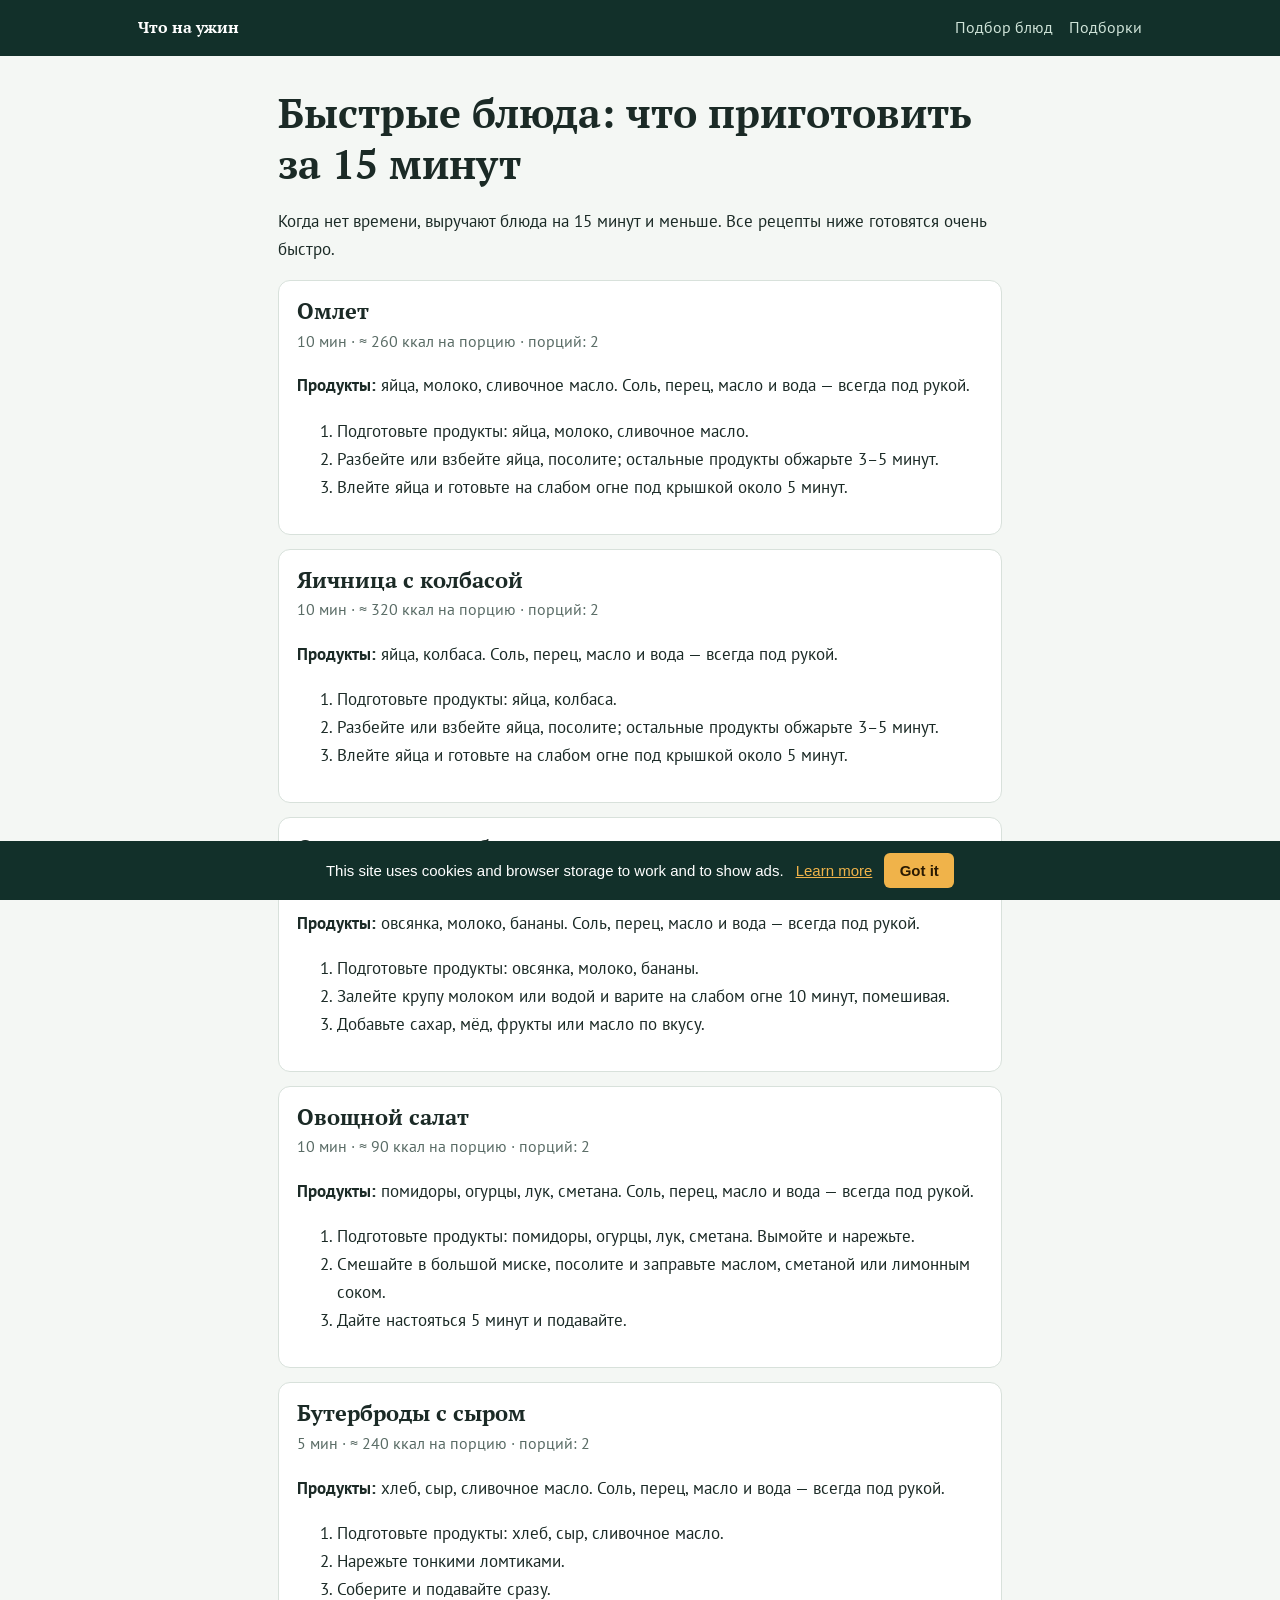
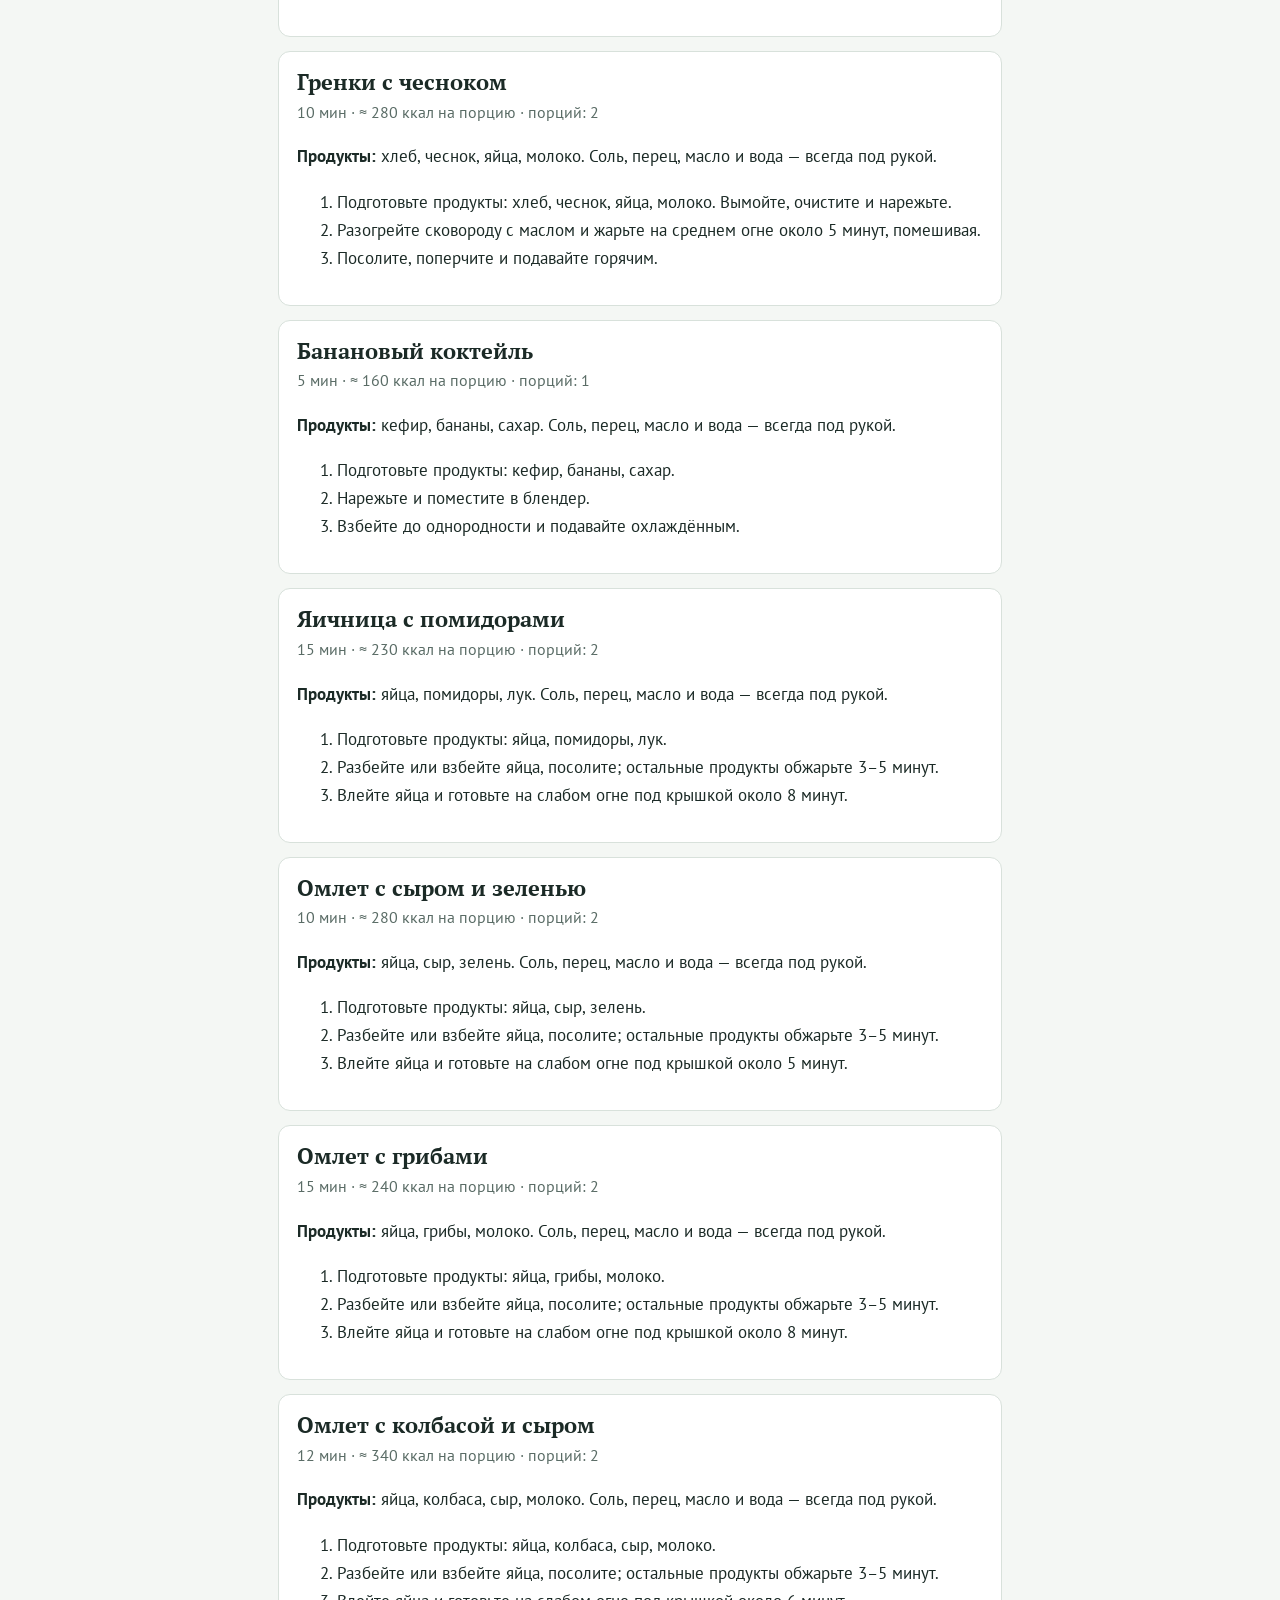
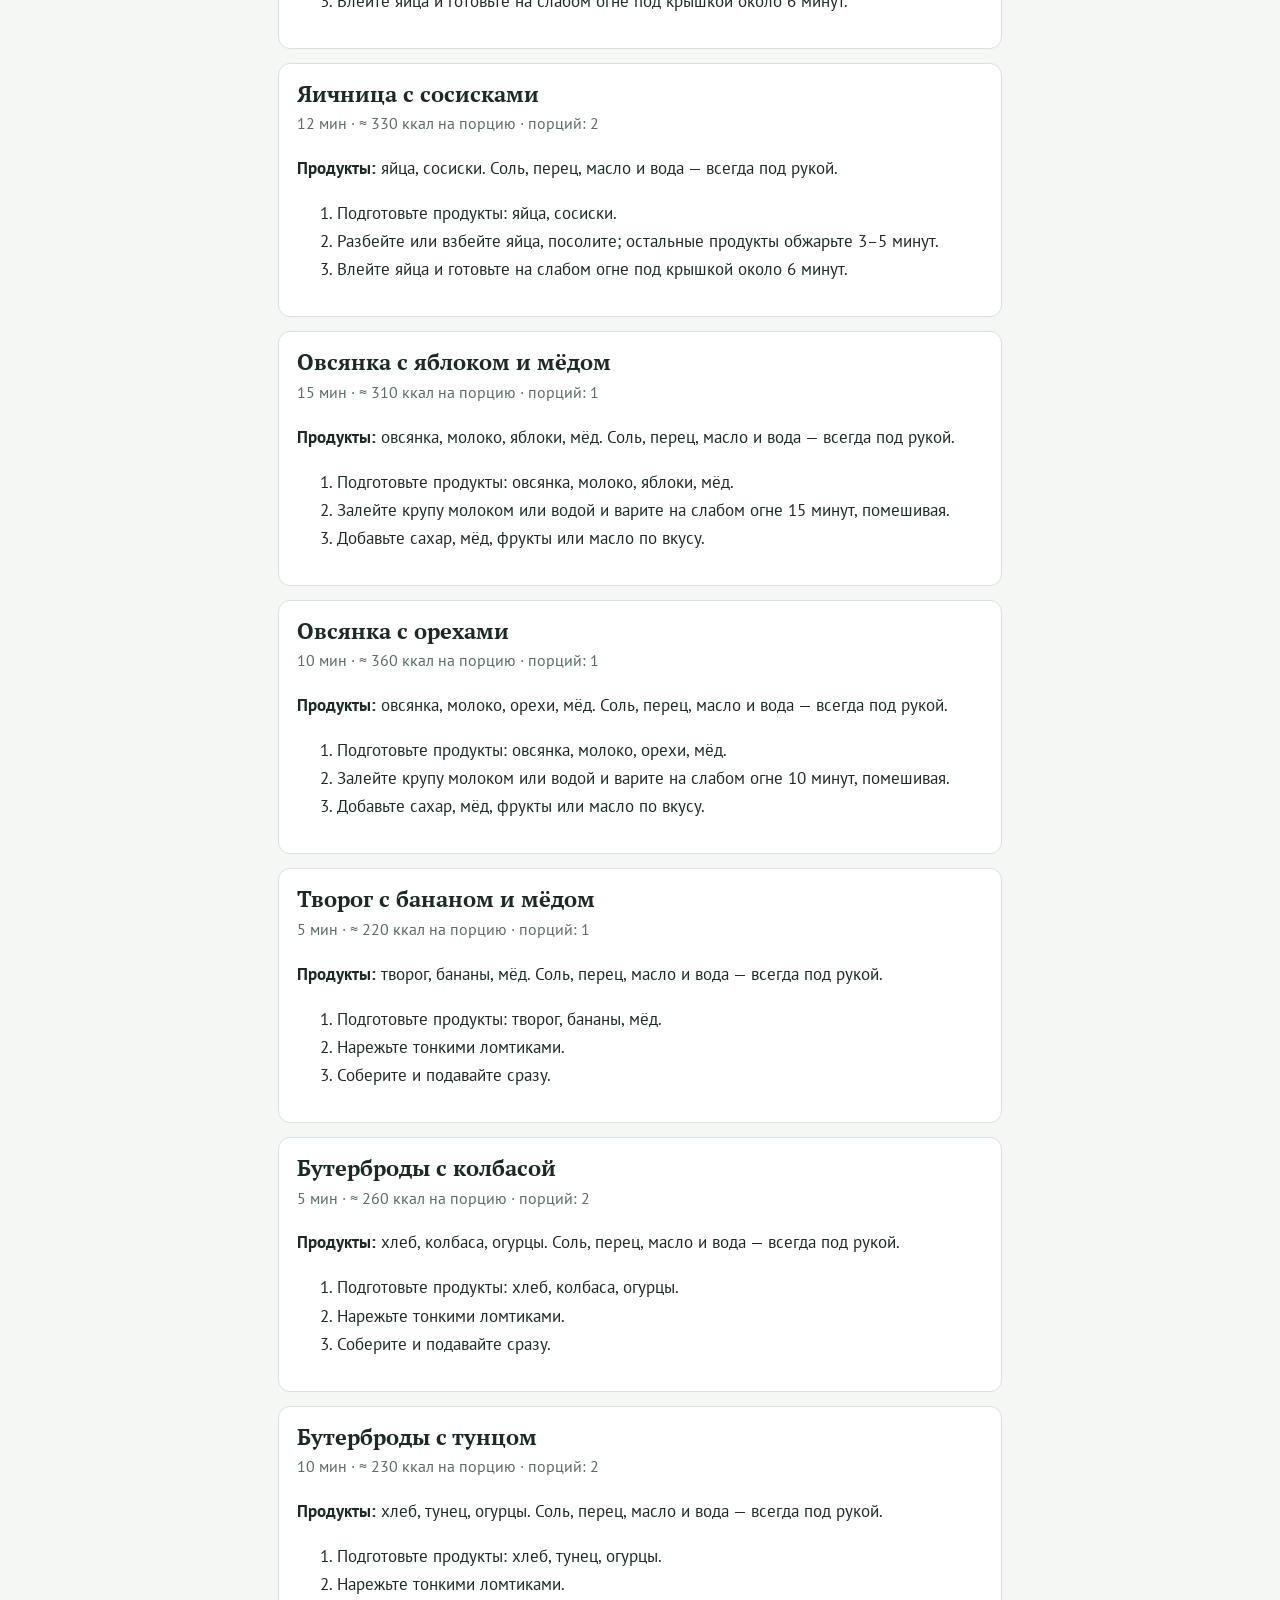
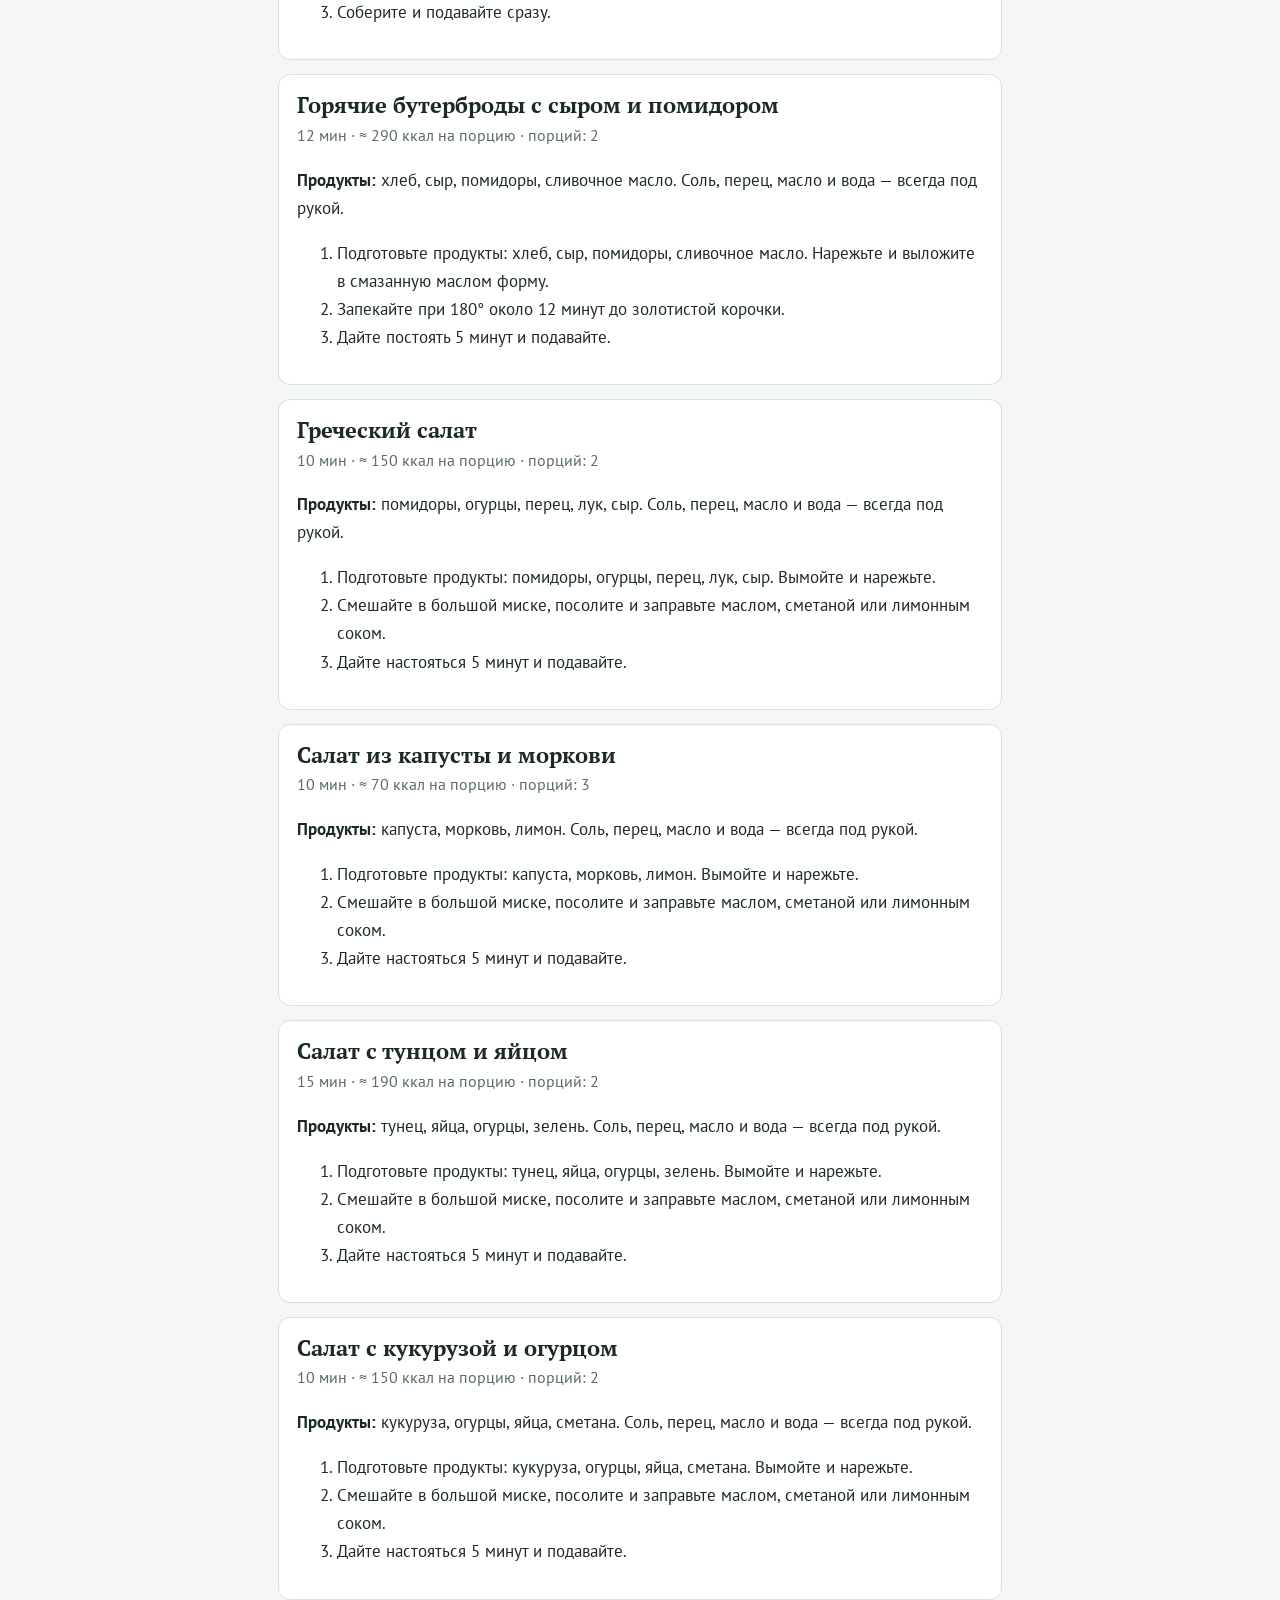
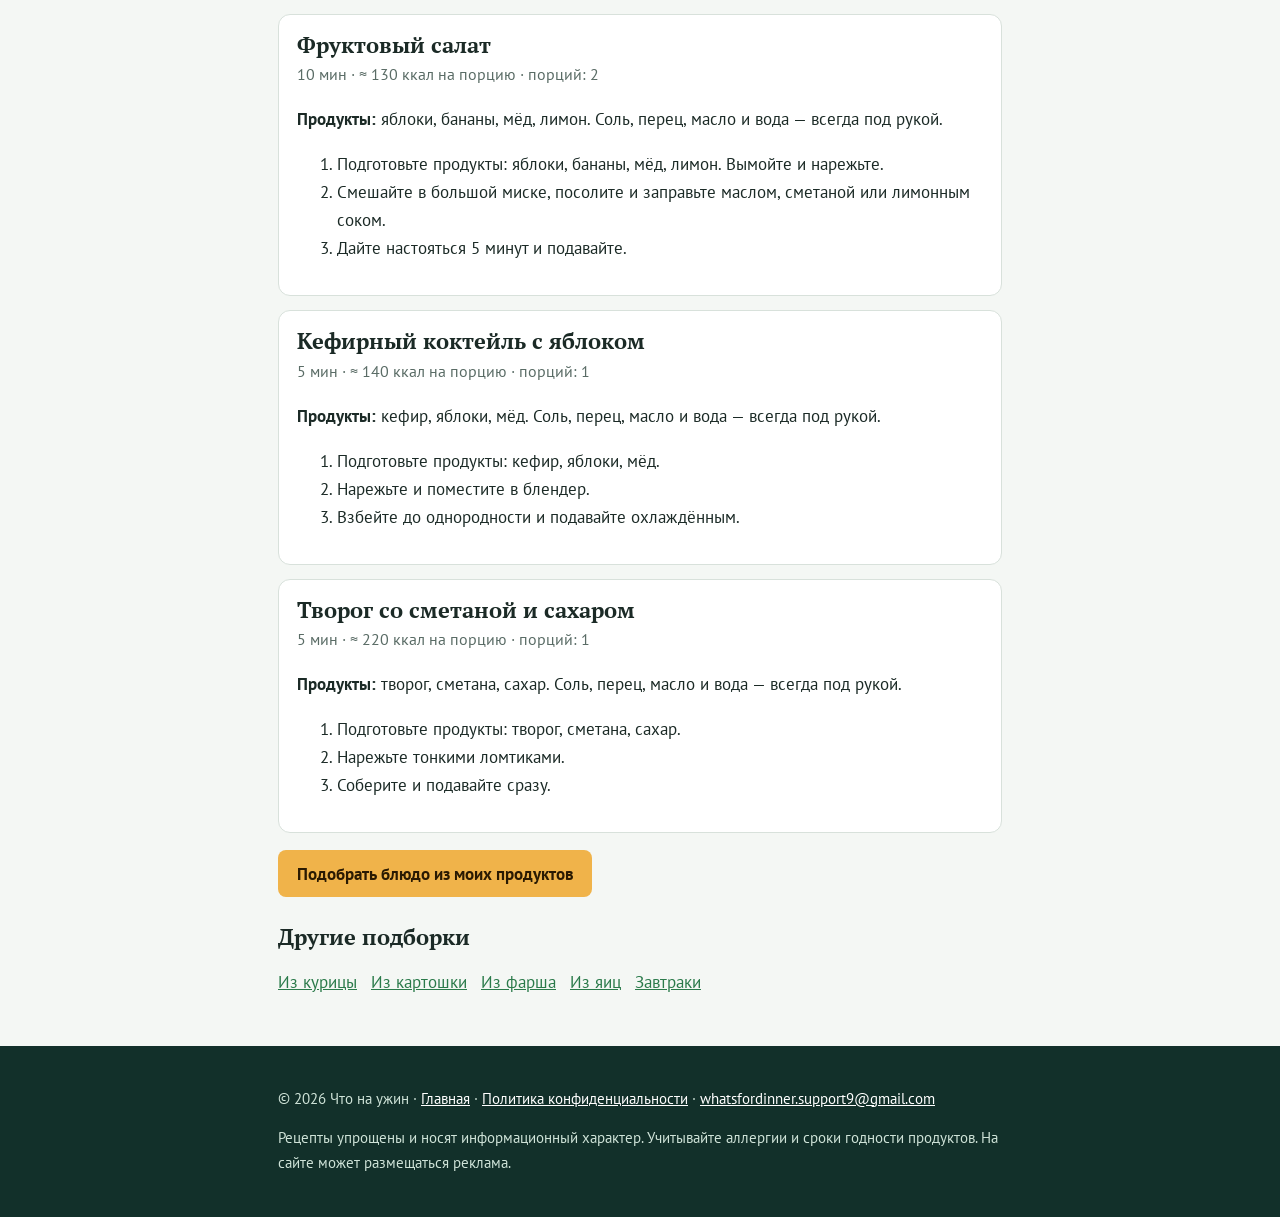
<file: bystro.html>
<!DOCTYPE html><html lang="ru"><head><script async src="https://www.googletagmanager.com/gtm.js?id=GTM-P46VS2FC"></script>
<script>
  window.dataLayer = window.dataLayer || [];
  function gtag(){dataLayer.push(arguments);}
  gtag('js', new Date());
</script><meta charset="utf-8"><meta name="viewport" content="width=device-width, initial-scale=1, viewport-fit=cover"><title>Быстрые блюда: что приготовить за 15 минут — Что на ужин</title><meta name="description" content="Когда нет времени, выручают блюда на 15 минут и меньше. Все рецепты ниже готовятся очень быстро."><link rel="stylesheet" href="https://fonts.googleapis.com/css2?family=PT+Sans:wght@400;700&family=PT+Serif:wght@400;700&display=swap"><link rel="stylesheet" href="site.css"></head><body><header class="top"><div class="w"><a class="logo" href="index.html">Что на ужин</a><a href="index.html">Подбор блюд</a><a href="index.html#sel">Подборки</a></div></header><main class="w"><h1>Быстрые блюда: что приготовить за 15 минут</h1><p>Когда нет времени, выручают блюда на 15 минут и меньше. Все рецепты ниже готовятся очень быстро.</p><article><h2>Омлет</h2><p class="m">10 мин · ≈ 260 ккал на порцию · порций: 2</p><p><b>Продукты:</b> яйца, молоко, сливочное масло. Соль, перец, масло и вода — всегда под рукой.</p><ol><li>Подготовьте продукты: яйца, молоко, сливочное масло.</li><li>Разбейте или взбейте яйца, посолите; остальные продукты обжарьте 3–5 минут.</li><li>Влейте яйца и готовьте на слабом огне под крышкой около 5 минут.</li></ol></article><article><h2>Яичница с колбасой</h2><p class="m">10 мин · ≈ 320 ккал на порцию · порций: 2</p><p><b>Продукты:</b> яйца, колбаса. Соль, перец, масло и вода — всегда под рукой.</p><ol><li>Подготовьте продукты: яйца, колбаса.</li><li>Разбейте или взбейте яйца, посолите; остальные продукты обжарьте 3–5 минут.</li><li>Влейте яйца и готовьте на слабом огне под крышкой около 5 минут.</li></ol></article><article><h2>Овсяная каша с бананом</h2><p class="m">10 мин · ≈ 290 ккал на порцию · порций: 1</p><p><b>Продукты:</b> овсянка, молоко, бананы. Соль, перец, масло и вода — всегда под рукой.</p><ol><li>Подготовьте продукты: овсянка, молоко, бананы.</li><li>Залейте крупу молоком или водой и варите на слабом огне 10 минут, помешивая.</li><li>Добавьте сахар, мёд, фрукты или масло по вкусу.</li></ol></article><article><h2>Овощной салат</h2><p class="m">10 мин · ≈ 90 ккал на порцию · порций: 2</p><p><b>Продукты:</b> помидоры, огурцы, лук, сметана. Соль, перец, масло и вода — всегда под рукой.</p><ol><li>Подготовьте продукты: помидоры, огурцы, лук, сметана. Вымойте и нарежьте.</li><li>Смешайте в большой миске, посолите и заправьте маслом, сметаной или лимонным соком.</li><li>Дайте настояться 5 минут и подавайте.</li></ol></article><article><h2>Бутерброды с сыром</h2><p class="m">5 мин · ≈ 240 ккал на порцию · порций: 2</p><p><b>Продукты:</b> хлеб, сыр, сливочное масло. Соль, перец, масло и вода — всегда под рукой.</p><ol><li>Подготовьте продукты: хлеб, сыр, сливочное масло.</li><li>Нарежьте тонкими ломтиками.</li><li>Соберите и подавайте сразу.</li></ol></article><article><h2>Гренки с чесноком</h2><p class="m">10 мин · ≈ 280 ккал на порцию · порций: 2</p><p><b>Продукты:</b> хлеб, чеснок, яйца, молоко. Соль, перец, масло и вода — всегда под рукой.</p><ol><li>Подготовьте продукты: хлеб, чеснок, яйца, молоко. Вымойте, очистите и нарежьте.</li><li>Разогрейте сковороду с маслом и жарьте на среднем огне около 5 минут, помешивая.</li><li>Посолите, поперчите и подавайте горячим.</li></ol></article><article><h2>Банановый коктейль</h2><p class="m">5 мин · ≈ 160 ккал на порцию · порций: 1</p><p><b>Продукты:</b> кефир, бананы, сахар. Соль, перец, масло и вода — всегда под рукой.</p><ol><li>Подготовьте продукты: кефир, бананы, сахар.</li><li>Нарежьте и поместите в блендер.</li><li>Взбейте до однородности и подавайте охлаждённым.</li></ol></article><article><h2>Яичница с помидорами</h2><p class="m">15 мин · ≈ 230 ккал на порцию · порций: 2</p><p><b>Продукты:</b> яйца, помидоры, лук. Соль, перец, масло и вода — всегда под рукой.</p><ol><li>Подготовьте продукты: яйца, помидоры, лук.</li><li>Разбейте или взбейте яйца, посолите; остальные продукты обжарьте 3–5 минут.</li><li>Влейте яйца и готовьте на слабом огне под крышкой около 8 минут.</li></ol></article><article><h2>Омлет с сыром и зеленью</h2><p class="m">10 мин · ≈ 280 ккал на порцию · порций: 2</p><p><b>Продукты:</b> яйца, сыр, зелень. Соль, перец, масло и вода — всегда под рукой.</p><ol><li>Подготовьте продукты: яйца, сыр, зелень.</li><li>Разбейте или взбейте яйца, посолите; остальные продукты обжарьте 3–5 минут.</li><li>Влейте яйца и готовьте на слабом огне под крышкой около 5 минут.</li></ol></article><article><h2>Омлет с грибами</h2><p class="m">15 мин · ≈ 240 ккал на порцию · порций: 2</p><p><b>Продукты:</b> яйца, грибы, молоко. Соль, перец, масло и вода — всегда под рукой.</p><ol><li>Подготовьте продукты: яйца, грибы, молоко.</li><li>Разбейте или взбейте яйца, посолите; остальные продукты обжарьте 3–5 минут.</li><li>Влейте яйца и готовьте на слабом огне под крышкой около 8 минут.</li></ol></article><article><h2>Омлет с колбасой и сыром</h2><p class="m">12 мин · ≈ 340 ккал на порцию · порций: 2</p><p><b>Продукты:</b> яйца, колбаса, сыр, молоко. Соль, перец, масло и вода — всегда под рукой.</p><ol><li>Подготовьте продукты: яйца, колбаса, сыр, молоко.</li><li>Разбейте или взбейте яйца, посолите; остальные продукты обжарьте 3–5 минут.</li><li>Влейте яйца и готовьте на слабом огне под крышкой около 6 минут.</li></ol></article><article><h2>Яичница с сосисками</h2><p class="m">12 мин · ≈ 330 ккал на порцию · порций: 2</p><p><b>Продукты:</b> яйца, сосиски. Соль, перец, масло и вода — всегда под рукой.</p><ol><li>Подготовьте продукты: яйца, сосиски.</li><li>Разбейте или взбейте яйца, посолите; остальные продукты обжарьте 3–5 минут.</li><li>Влейте яйца и готовьте на слабом огне под крышкой около 6 минут.</li></ol></article><article><h2>Овсянка с яблоком и мёдом</h2><p class="m">15 мин · ≈ 310 ккал на порцию · порций: 1</p><p><b>Продукты:</b> овсянка, молоко, яблоки, мёд. Соль, перец, масло и вода — всегда под рукой.</p><ol><li>Подготовьте продукты: овсянка, молоко, яблоки, мёд.</li><li>Залейте крупу молоком или водой и варите на слабом огне 15 минут, помешивая.</li><li>Добавьте сахар, мёд, фрукты или масло по вкусу.</li></ol></article><article><h2>Овсянка с орехами</h2><p class="m">10 мин · ≈ 360 ккал на порцию · порций: 1</p><p><b>Продукты:</b> овсянка, молоко, орехи, мёд. Соль, перец, масло и вода — всегда под рукой.</p><ol><li>Подготовьте продукты: овсянка, молоко, орехи, мёд.</li><li>Залейте крупу молоком или водой и варите на слабом огне 10 минут, помешивая.</li><li>Добавьте сахар, мёд, фрукты или масло по вкусу.</li></ol></article><article><h2>Творог с бананом и мёдом</h2><p class="m">5 мин · ≈ 220 ккал на порцию · порций: 1</p><p><b>Продукты:</b> творог, бананы, мёд. Соль, перец, масло и вода — всегда под рукой.</p><ol><li>Подготовьте продукты: творог, бананы, мёд.</li><li>Нарежьте тонкими ломтиками.</li><li>Соберите и подавайте сразу.</li></ol></article><article><h2>Бутерброды с колбасой</h2><p class="m">5 мин · ≈ 260 ккал на порцию · порций: 2</p><p><b>Продукты:</b> хлеб, колбаса, огурцы. Соль, перец, масло и вода — всегда под рукой.</p><ol><li>Подготовьте продукты: хлеб, колбаса, огурцы.</li><li>Нарежьте тонкими ломтиками.</li><li>Соберите и подавайте сразу.</li></ol></article><article><h2>Бутерброды с тунцом</h2><p class="m">10 мин · ≈ 230 ккал на порцию · порций: 2</p><p><b>Продукты:</b> хлеб, тунец, огурцы. Соль, перец, масло и вода — всегда под рукой.</p><ol><li>Подготовьте продукты: хлеб, тунец, огурцы.</li><li>Нарежьте тонкими ломтиками.</li><li>Соберите и подавайте сразу.</li></ol></article><article><h2>Горячие бутерброды с сыром и помидором</h2><p class="m">12 мин · ≈ 290 ккал на порцию · порций: 2</p><p><b>Продукты:</b> хлеб, сыр, помидоры, сливочное масло. Соль, перец, масло и вода — всегда под рукой.</p><ol><li>Подготовьте продукты: хлеб, сыр, помидоры, сливочное масло. Нарежьте и выложите в смазанную маслом форму.</li><li>Запекайте при 180° около 12 минут до золотистой корочки.</li><li>Дайте постоять 5 минут и подавайте.</li></ol></article><article><h2>Греческий салат</h2><p class="m">10 мин · ≈ 150 ккал на порцию · порций: 2</p><p><b>Продукты:</b> помидоры, огурцы, перец, лук, сыр. Соль, перец, масло и вода — всегда под рукой.</p><ol><li>Подготовьте продукты: помидоры, огурцы, перец, лук, сыр. Вымойте и нарежьте.</li><li>Смешайте в большой миске, посолите и заправьте маслом, сметаной или лимонным соком.</li><li>Дайте настояться 5 минут и подавайте.</li></ol></article><article><h2>Салат из капусты и моркови</h2><p class="m">10 мин · ≈ 70 ккал на порцию · порций: 3</p><p><b>Продукты:</b> капуста, морковь, лимон. Соль, перец, масло и вода — всегда под рукой.</p><ol><li>Подготовьте продукты: капуста, морковь, лимон. Вымойте и нарежьте.</li><li>Смешайте в большой миске, посолите и заправьте маслом, сметаной или лимонным соком.</li><li>Дайте настояться 5 минут и подавайте.</li></ol></article><article><h2>Салат с тунцом и яйцом</h2><p class="m">15 мин · ≈ 190 ккал на порцию · порций: 2</p><p><b>Продукты:</b> тунец, яйца, огурцы, зелень. Соль, перец, масло и вода — всегда под рукой.</p><ol><li>Подготовьте продукты: тунец, яйца, огурцы, зелень. Вымойте и нарежьте.</li><li>Смешайте в большой миске, посолите и заправьте маслом, сметаной или лимонным соком.</li><li>Дайте настояться 5 минут и подавайте.</li></ol></article><article><h2>Салат с кукурузой и огурцом</h2><p class="m">10 мин · ≈ 150 ккал на порцию · порций: 2</p><p><b>Продукты:</b> кукуруза, огурцы, яйца, сметана. Соль, перец, масло и вода — всегда под рукой.</p><ol><li>Подготовьте продукты: кукуруза, огурцы, яйца, сметана. Вымойте и нарежьте.</li><li>Смешайте в большой миске, посолите и заправьте маслом, сметаной или лимонным соком.</li><li>Дайте настояться 5 минут и подавайте.</li></ol></article><article><h2>Фруктовый салат</h2><p class="m">10 мин · ≈ 130 ккал на порцию · порций: 2</p><p><b>Продукты:</b> яблоки, бананы, мёд, лимон. Соль, перец, масло и вода — всегда под рукой.</p><ol><li>Подготовьте продукты: яблоки, бананы, мёд, лимон. Вымойте и нарежьте.</li><li>Смешайте в большой миске, посолите и заправьте маслом, сметаной или лимонным соком.</li><li>Дайте настояться 5 минут и подавайте.</li></ol></article><article><h2>Кефирный коктейль с яблоком</h2><p class="m">5 мин · ≈ 140 ккал на порцию · порций: 1</p><p><b>Продукты:</b> кефир, яблоки, мёд. Соль, перец, масло и вода — всегда под рукой.</p><ol><li>Подготовьте продукты: кефир, яблоки, мёд.</li><li>Нарежьте и поместите в блендер.</li><li>Взбейте до однородности и подавайте охлаждённым.</li></ol></article><article><h2>Творог со сметаной и сахаром</h2><p class="m">5 мин · ≈ 220 ккал на порцию · порций: 1</p><p><b>Продукты:</b> творог, сметана, сахар. Соль, перец, масло и вода — всегда под рукой.</p><ol><li>Подготовьте продукты: творог, сметана, сахар.</li><li>Нарежьте тонкими ломтиками.</li><li>Соберите и подавайте сразу.</li></ol></article><p><a class="cta" href="index.html">Подобрать блюдо из моих продуктов</a></p><h2>Другие подборки</h2><p class="more"><a href="iz-kurici.html">Из курицы</a><a href="iz-kartofelya.html">Из картошки</a><a href="iz-farsha.html">Из фарша</a><a href="iz-yaic.html">Из яиц</a><a href="zavtraki.html">Завтраки</a></p></main><footer><div class="w"><p>© 2026 Что на ужин · <a href="index.html">Главная</a> · <a href="privacy.html">Политика конфиденциальности</a> · <a href="mailto:whatsfordinner.support9@gmail.com">whatsfordinner.support9@gmail.com</a></p><p>Рецепты упрощены и носят информационный характер. Учитывайте аллергии и сроки годности продуктов. На сайте может размещаться реклама.</p></div></footer><script src="site.js"></script></body></html>
</file>
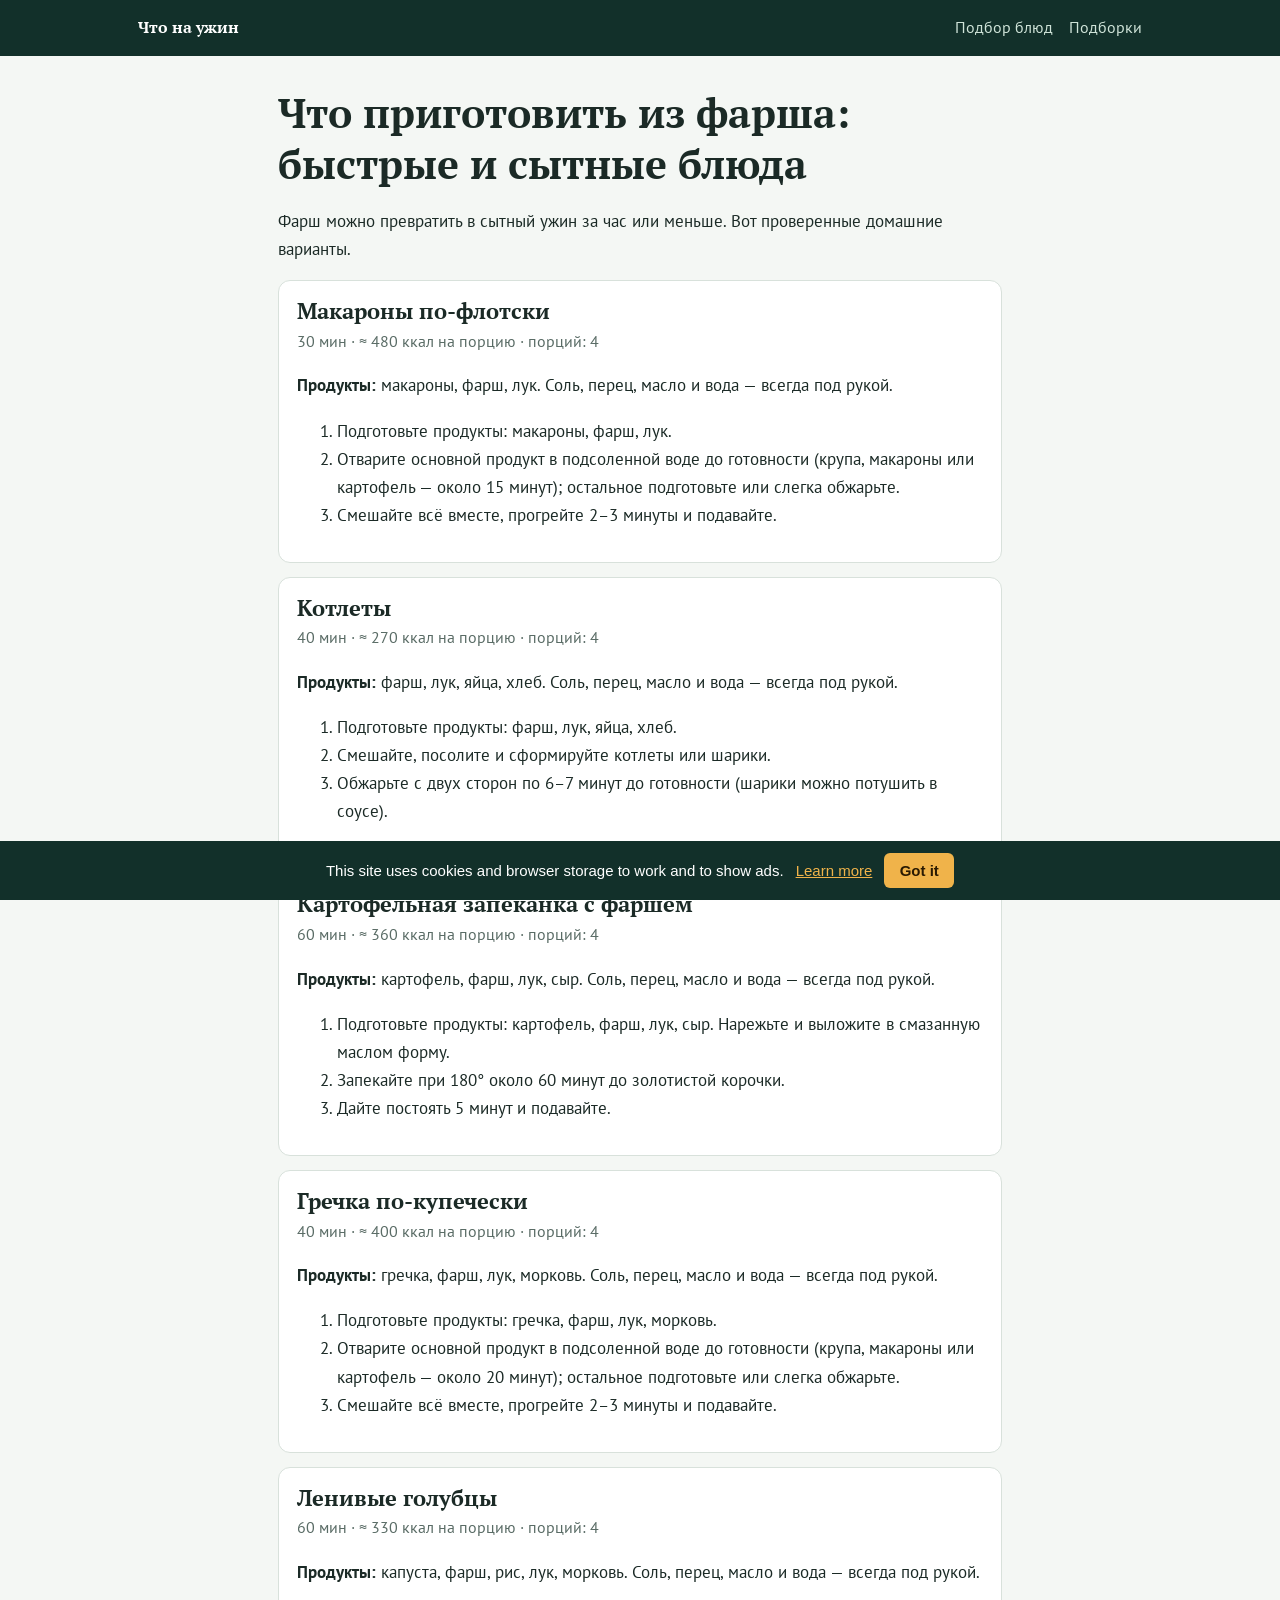
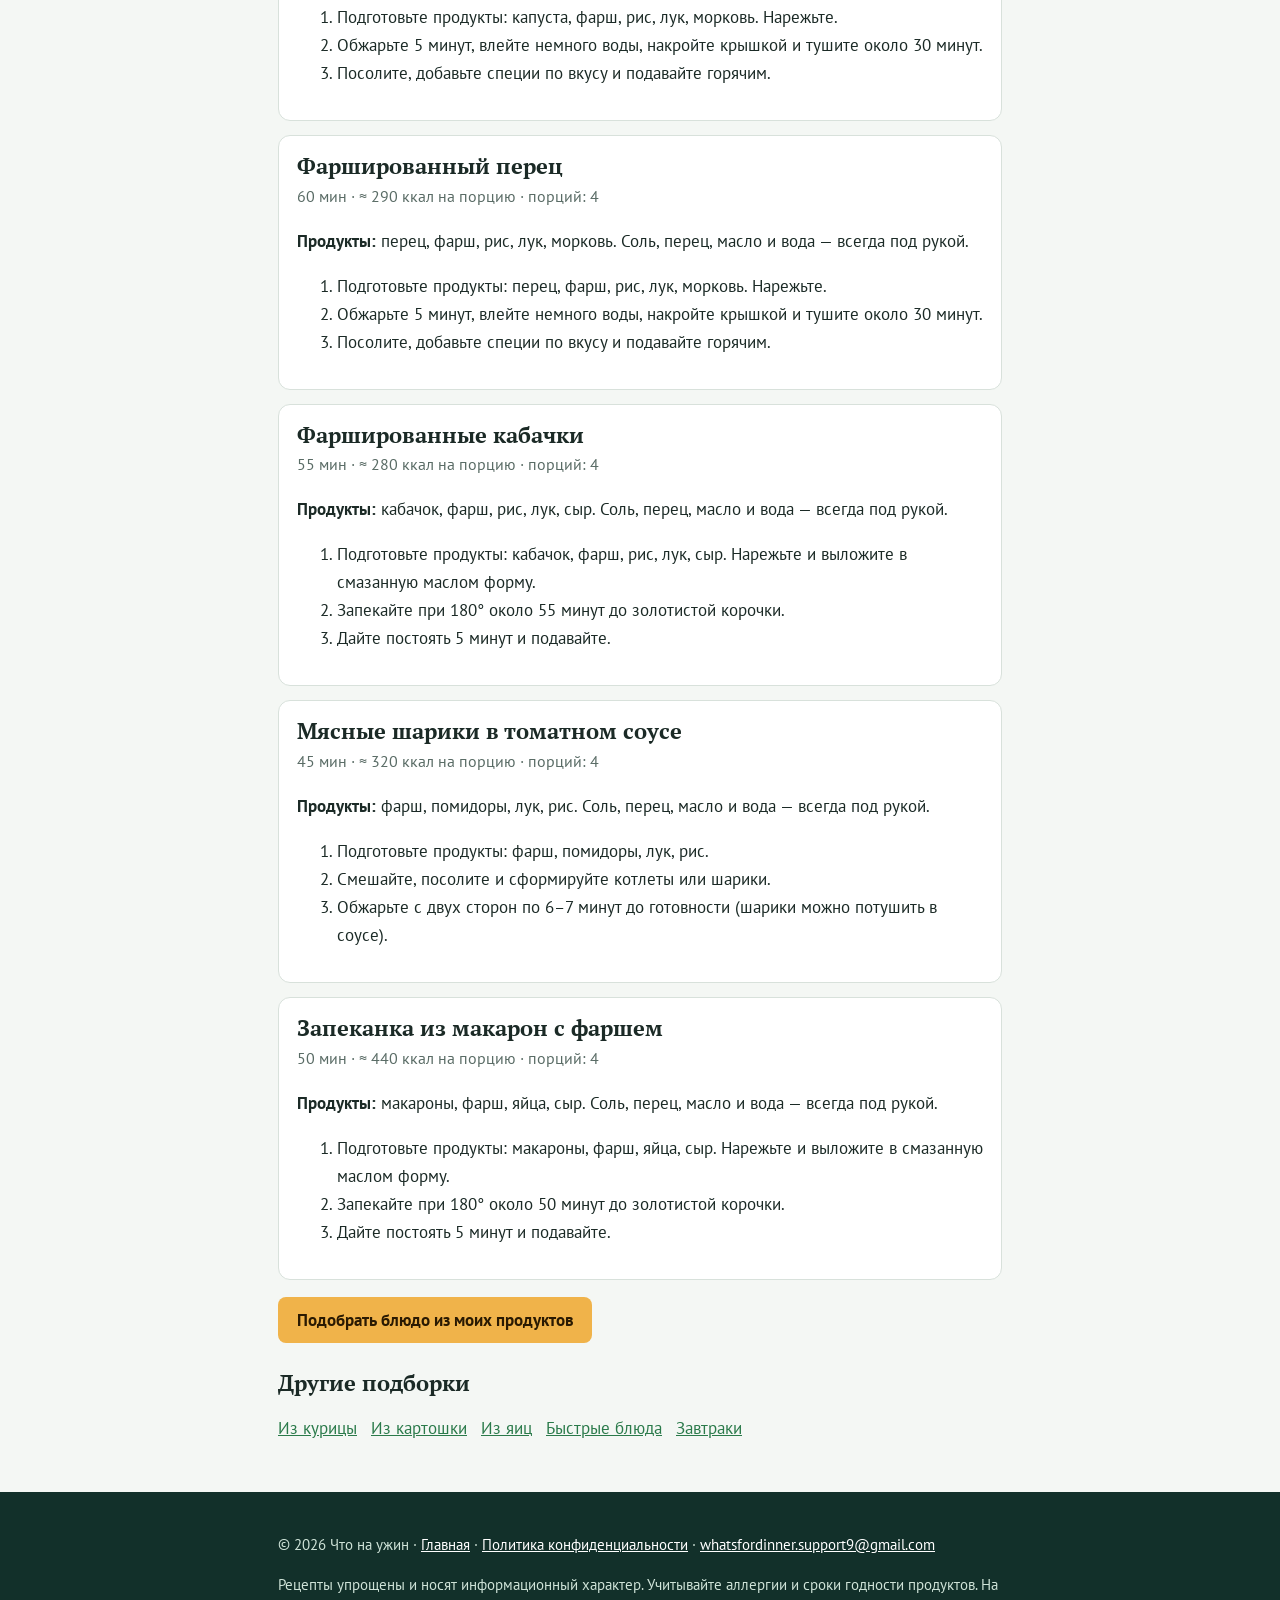
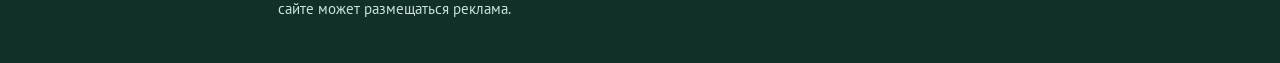
<file: iz-farsha.html>
<!DOCTYPE html><html lang="ru"><head><script async src="https://www.googletagmanager.com/gtm.js?id=GTM-P46VS2FC"></script>
<script>
  window.dataLayer = window.dataLayer || [];
  function gtag(){dataLayer.push(arguments);}
  gtag('js', new Date());
</script><meta charset="utf-8"><meta name="viewport" content="width=device-width, initial-scale=1, viewport-fit=cover"><title>Что приготовить из фарша: быстрые и сытные блюда — Что на ужин</title><meta name="description" content="Фарш можно превратить в сытный ужин за час или меньше. Вот проверенные домашние варианты."><link rel="stylesheet" href="https://fonts.googleapis.com/css2?family=PT+Sans:wght@400;700&family=PT+Serif:wght@400;700&display=swap"><link rel="stylesheet" href="site.css"></head><body><header class="top"><div class="w"><a class="logo" href="index.html">Что на ужин</a><a href="index.html">Подбор блюд</a><a href="index.html#sel">Подборки</a></div></header><main class="w"><h1>Что приготовить из фарша: быстрые и сытные блюда</h1><p>Фарш можно превратить в сытный ужин за час или меньше. Вот проверенные домашние варианты.</p><article><h2>Макароны по-флотски</h2><p class="m">30 мин · ≈ 480 ккал на порцию · порций: 4</p><p><b>Продукты:</b> макароны, фарш, лук. Соль, перец, масло и вода — всегда под рукой.</p><ol><li>Подготовьте продукты: макароны, фарш, лук.</li><li>Отварите основной продукт в подсоленной воде до готовности (крупа, макароны или картофель — около 15 минут); остальное подготовьте или слегка обжарьте.</li><li>Смешайте всё вместе, прогрейте 2–3 минуты и подавайте.</li></ol></article><article><h2>Котлеты</h2><p class="m">40 мин · ≈ 270 ккал на порцию · порций: 4</p><p><b>Продукты:</b> фарш, лук, яйца, хлеб. Соль, перец, масло и вода — всегда под рукой.</p><ol><li>Подготовьте продукты: фарш, лук, яйца, хлеб.</li><li>Смешайте, посолите и сформируйте котлеты или шарики.</li><li>Обжарьте с двух сторон по 6–7 минут до готовности (шарики можно потушить в соусе).</li></ol></article><article><h2>Картофельная запеканка с фаршем</h2><p class="m">60 мин · ≈ 360 ккал на порцию · порций: 4</p><p><b>Продукты:</b> картофель, фарш, лук, сыр. Соль, перец, масло и вода — всегда под рукой.</p><ol><li>Подготовьте продукты: картофель, фарш, лук, сыр. Нарежьте и выложите в смазанную маслом форму.</li><li>Запекайте при 180° около 60 минут до золотистой корочки.</li><li>Дайте постоять 5 минут и подавайте.</li></ol></article><article><h2>Гречка по-купечески</h2><p class="m">40 мин · ≈ 400 ккал на порцию · порций: 4</p><p><b>Продукты:</b> гречка, фарш, лук, морковь. Соль, перец, масло и вода — всегда под рукой.</p><ol><li>Подготовьте продукты: гречка, фарш, лук, морковь.</li><li>Отварите основной продукт в подсоленной воде до готовности (крупа, макароны или картофель — около 20 минут); остальное подготовьте или слегка обжарьте.</li><li>Смешайте всё вместе, прогрейте 2–3 минуты и подавайте.</li></ol></article><article><h2>Ленивые голубцы</h2><p class="m">60 мин · ≈ 330 ккал на порцию · порций: 4</p><p><b>Продукты:</b> капуста, фарш, рис, лук, морковь. Соль, перец, масло и вода — всегда под рукой.</p><ol><li>Подготовьте продукты: капуста, фарш, рис, лук, морковь. Нарежьте.</li><li>Обжарьте 5 минут, влейте немного воды, накройте крышкой и тушите около 30 минут.</li><li>Посолите, добавьте специи по вкусу и подавайте горячим.</li></ol></article><article><h2>Фаршированный перец</h2><p class="m">60 мин · ≈ 290 ккал на порцию · порций: 4</p><p><b>Продукты:</b> перец, фарш, рис, лук, морковь. Соль, перец, масло и вода — всегда под рукой.</p><ol><li>Подготовьте продукты: перец, фарш, рис, лук, морковь. Нарежьте.</li><li>Обжарьте 5 минут, влейте немного воды, накройте крышкой и тушите около 30 минут.</li><li>Посолите, добавьте специи по вкусу и подавайте горячим.</li></ol></article><article><h2>Фаршированные кабачки</h2><p class="m">55 мин · ≈ 280 ккал на порцию · порций: 4</p><p><b>Продукты:</b> кабачок, фарш, рис, лук, сыр. Соль, перец, масло и вода — всегда под рукой.</p><ol><li>Подготовьте продукты: кабачок, фарш, рис, лук, сыр. Нарежьте и выложите в смазанную маслом форму.</li><li>Запекайте при 180° около 55 минут до золотистой корочки.</li><li>Дайте постоять 5 минут и подавайте.</li></ol></article><article><h2>Мясные шарики в томатном соусе</h2><p class="m">45 мин · ≈ 320 ккал на порцию · порций: 4</p><p><b>Продукты:</b> фарш, помидоры, лук, рис. Соль, перец, масло и вода — всегда под рукой.</p><ol><li>Подготовьте продукты: фарш, помидоры, лук, рис.</li><li>Смешайте, посолите и сформируйте котлеты или шарики.</li><li>Обжарьте с двух сторон по 6–7 минут до готовности (шарики можно потушить в соусе).</li></ol></article><article><h2>Запеканка из макарон с фаршем</h2><p class="m">50 мин · ≈ 440 ккал на порцию · порций: 4</p><p><b>Продукты:</b> макароны, фарш, яйца, сыр. Соль, перец, масло и вода — всегда под рукой.</p><ol><li>Подготовьте продукты: макароны, фарш, яйца, сыр. Нарежьте и выложите в смазанную маслом форму.</li><li>Запекайте при 180° около 50 минут до золотистой корочки.</li><li>Дайте постоять 5 минут и подавайте.</li></ol></article><p><a class="cta" href="index.html">Подобрать блюдо из моих продуктов</a></p><h2>Другие подборки</h2><p class="more"><a href="iz-kurici.html">Из курицы</a><a href="iz-kartofelya.html">Из картошки</a><a href="iz-yaic.html">Из яиц</a><a href="bystro.html">Быстрые блюда</a><a href="zavtraki.html">Завтраки</a></p></main><footer><div class="w"><p>© 2026 Что на ужин · <a href="index.html">Главная</a> · <a href="privacy.html">Политика конфиденциальности</a> · <a href="mailto:whatsfordinner.support9@gmail.com">whatsfordinner.support9@gmail.com</a></p><p>Рецепты упрощены и носят информационный характер. Учитывайте аллергии и сроки годности продуктов. На сайте может размещаться реклама.</p></div></footer><script src="site.js"></script></body></html>
</file>
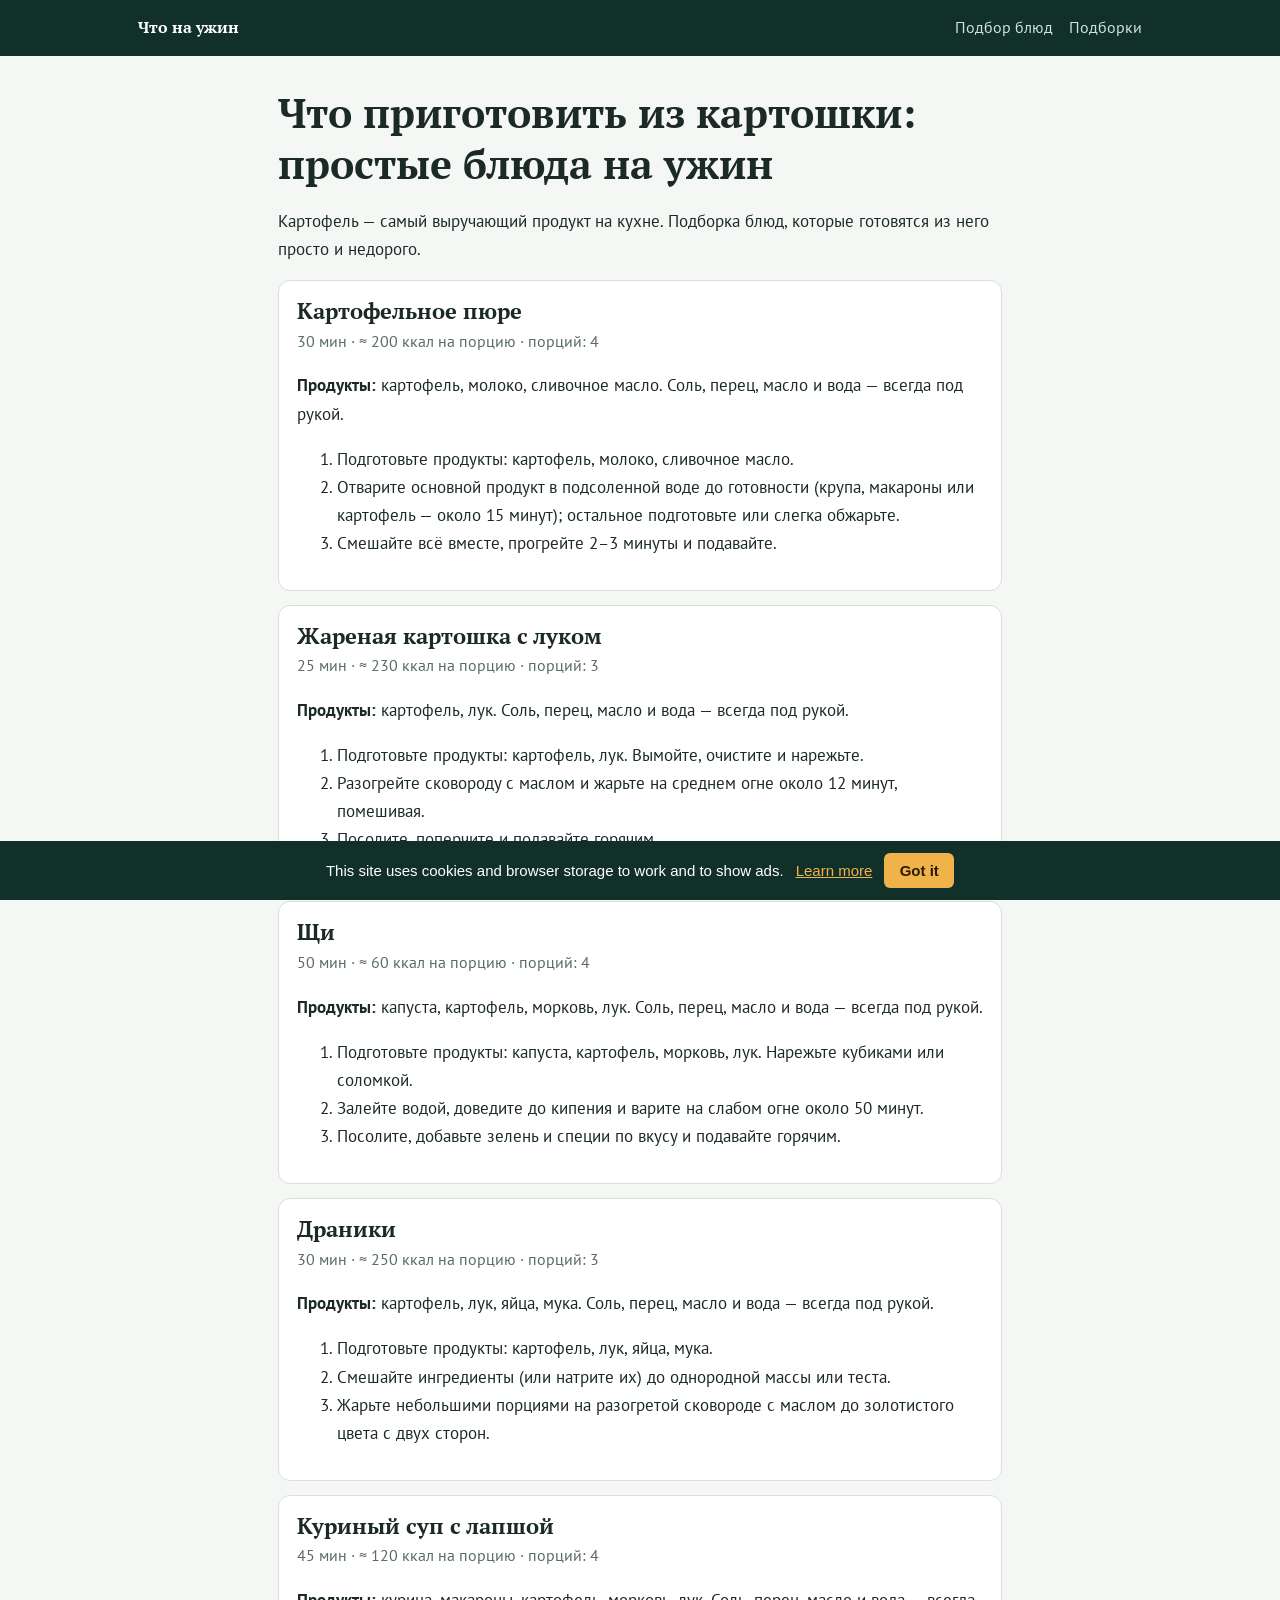
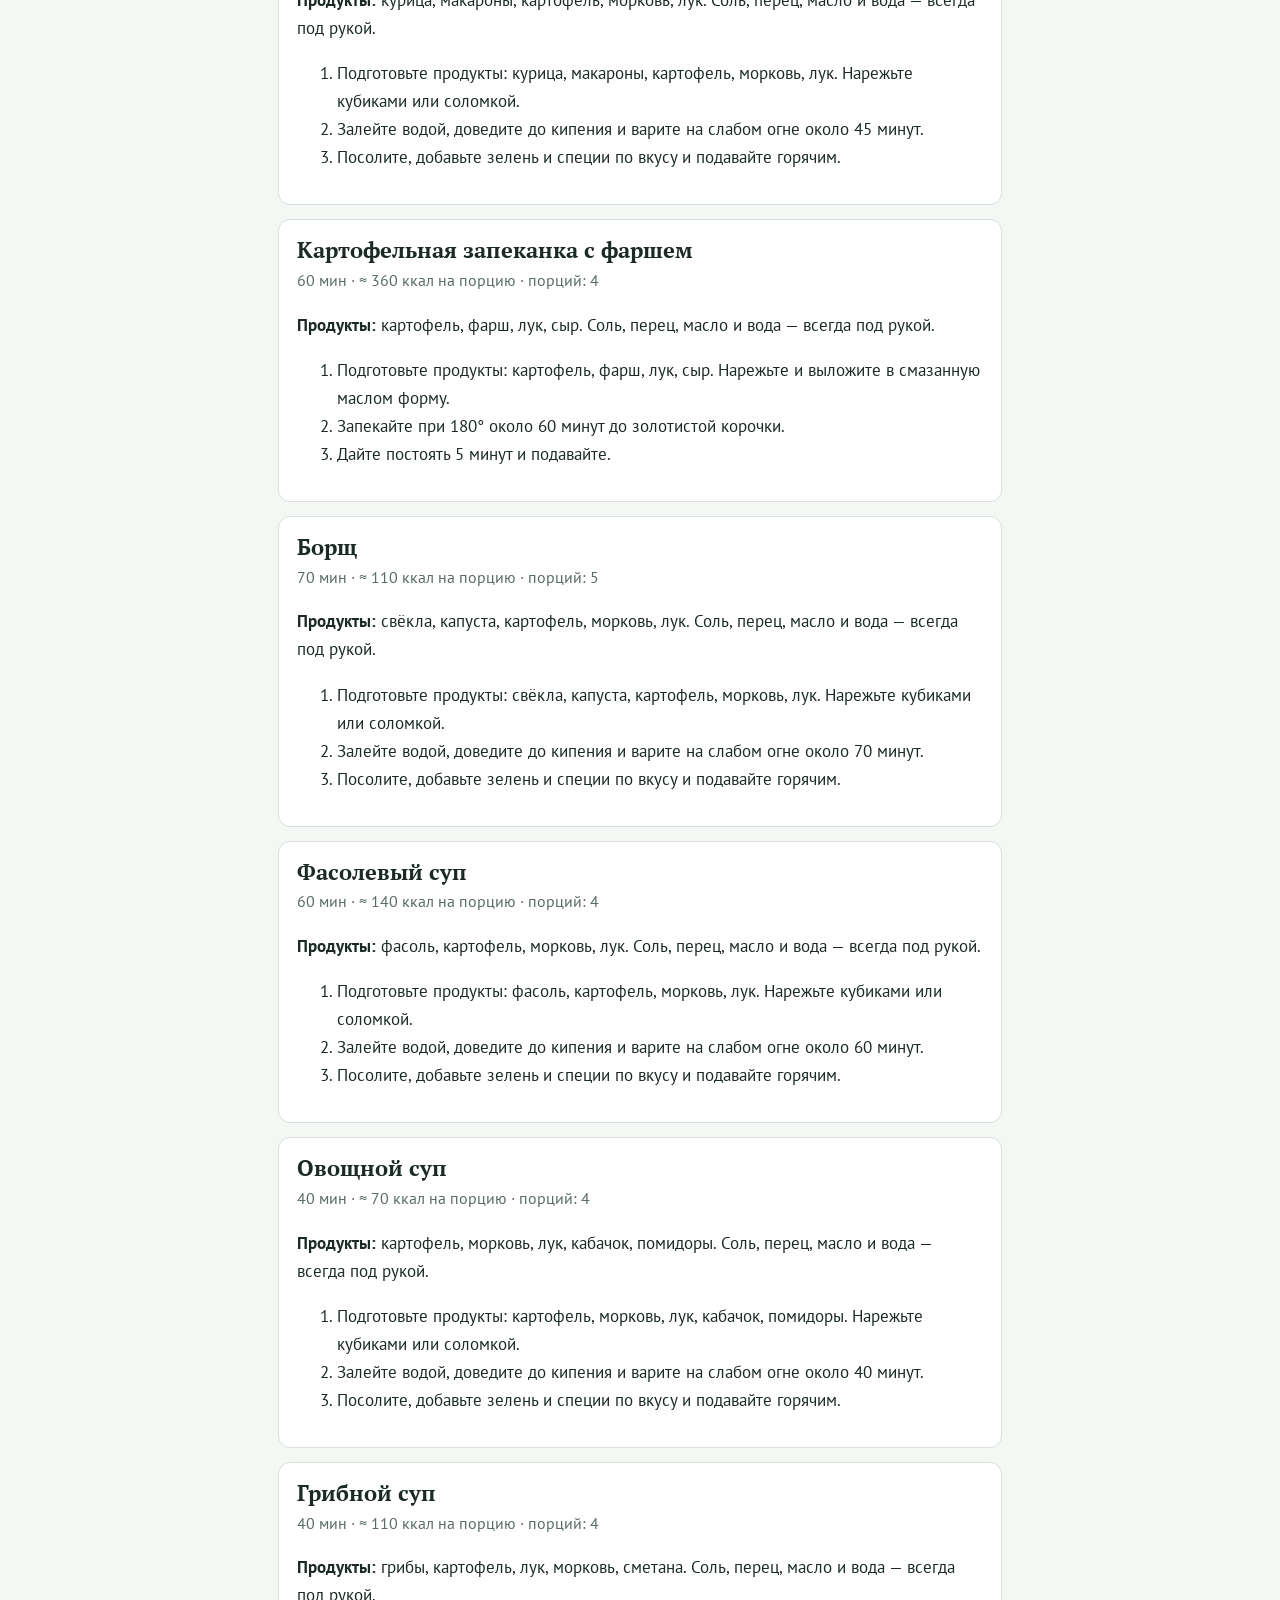
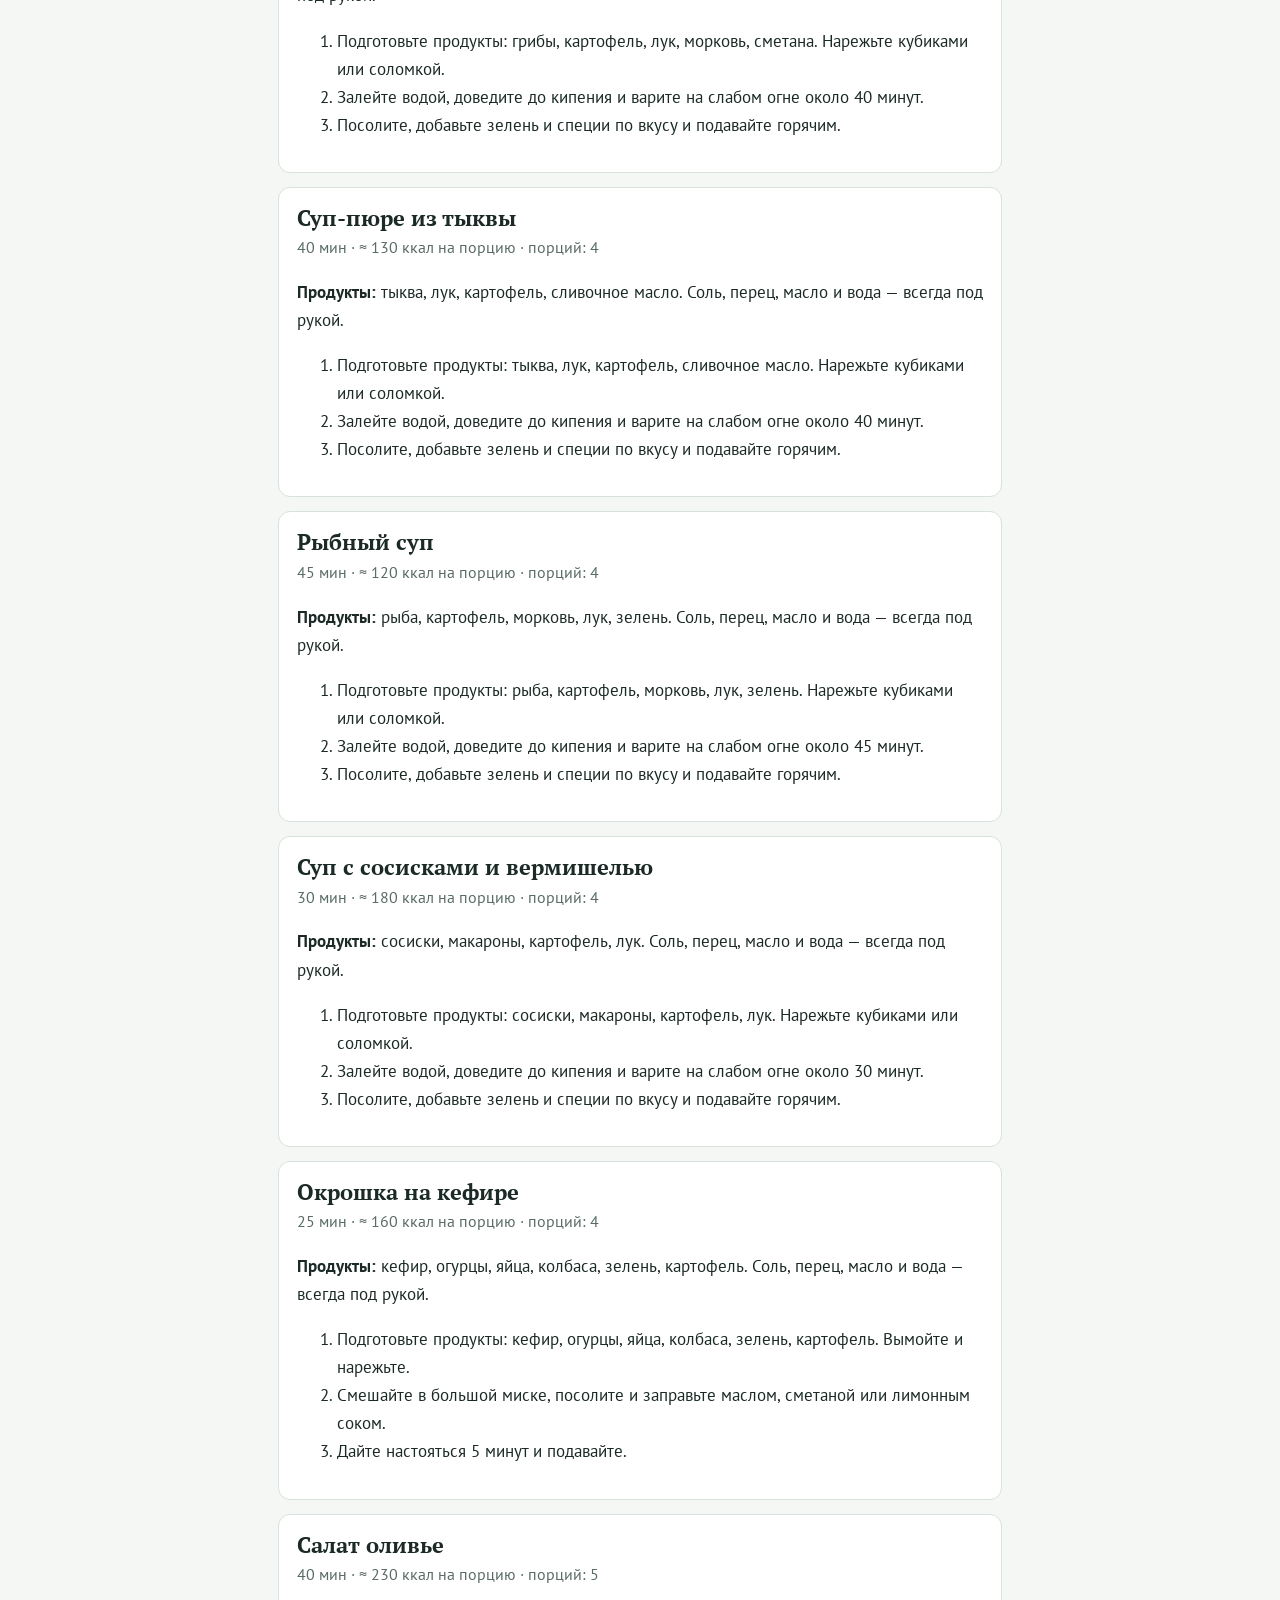
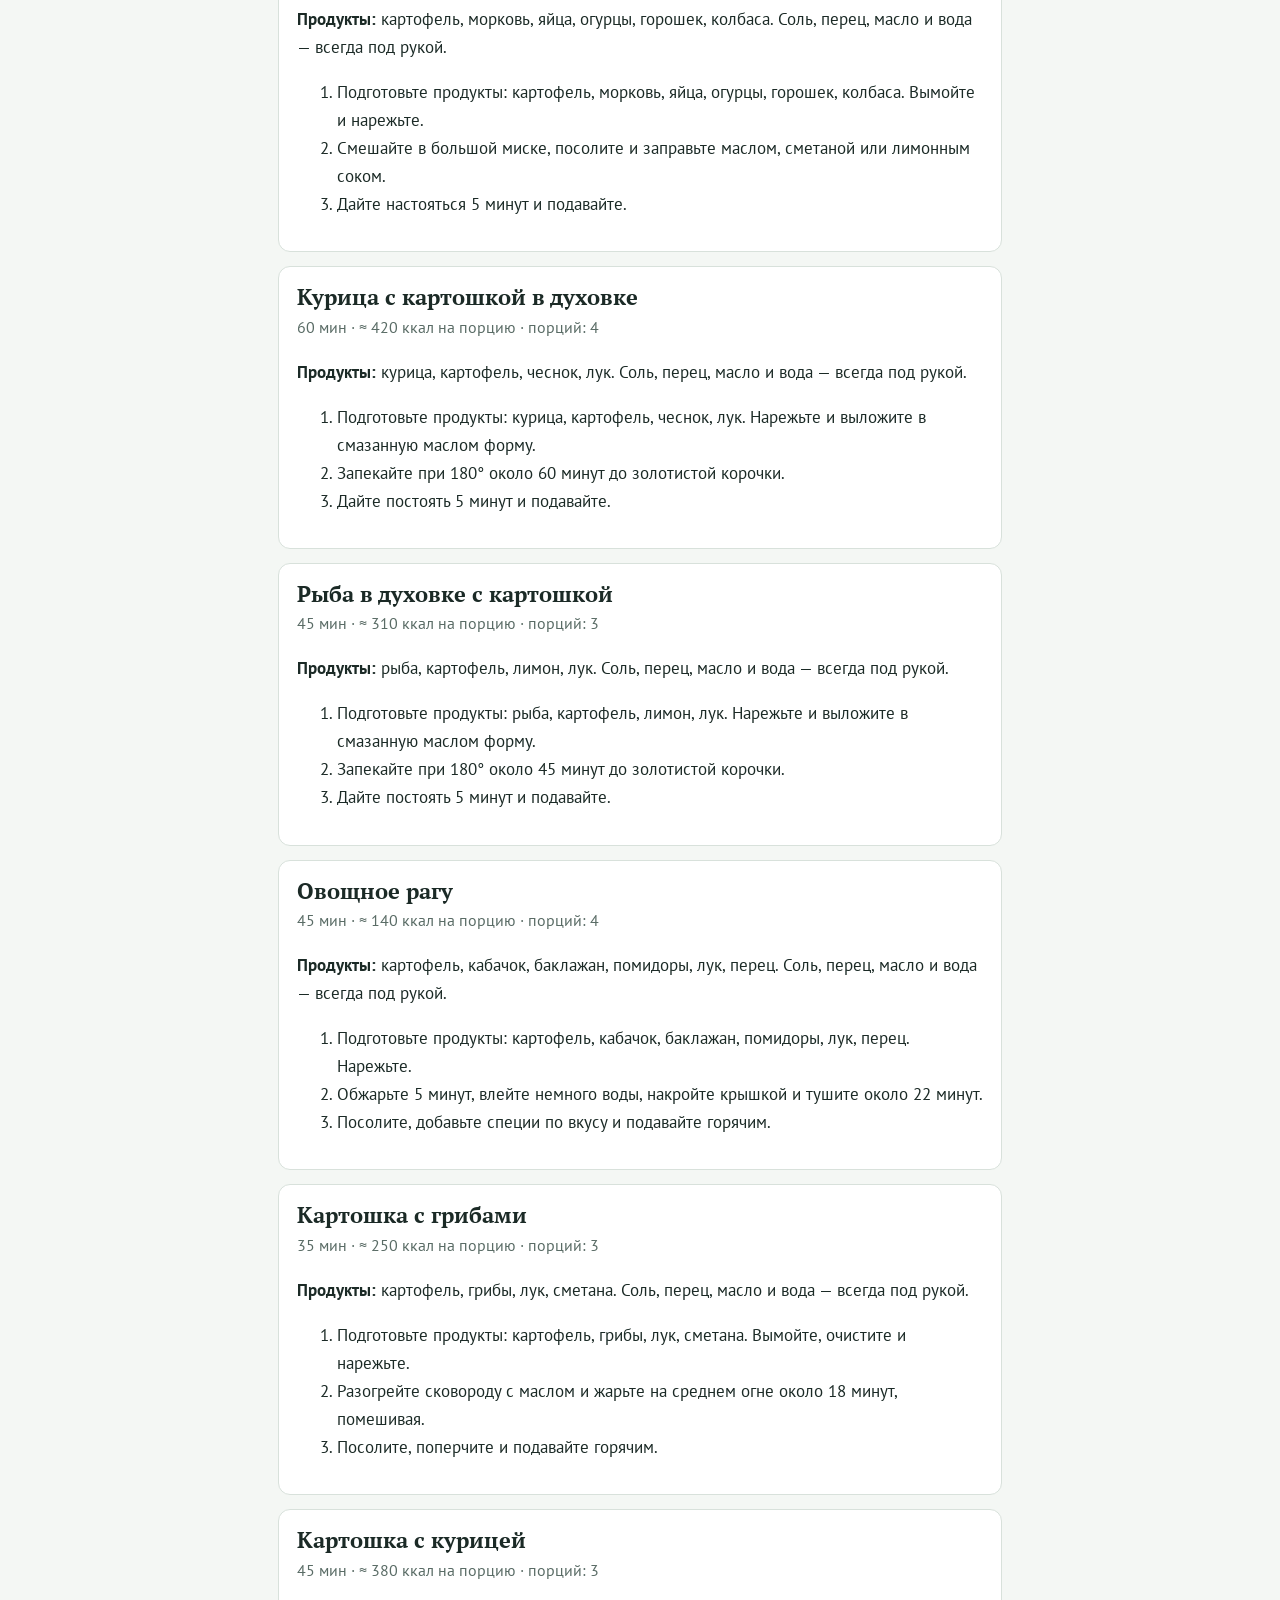
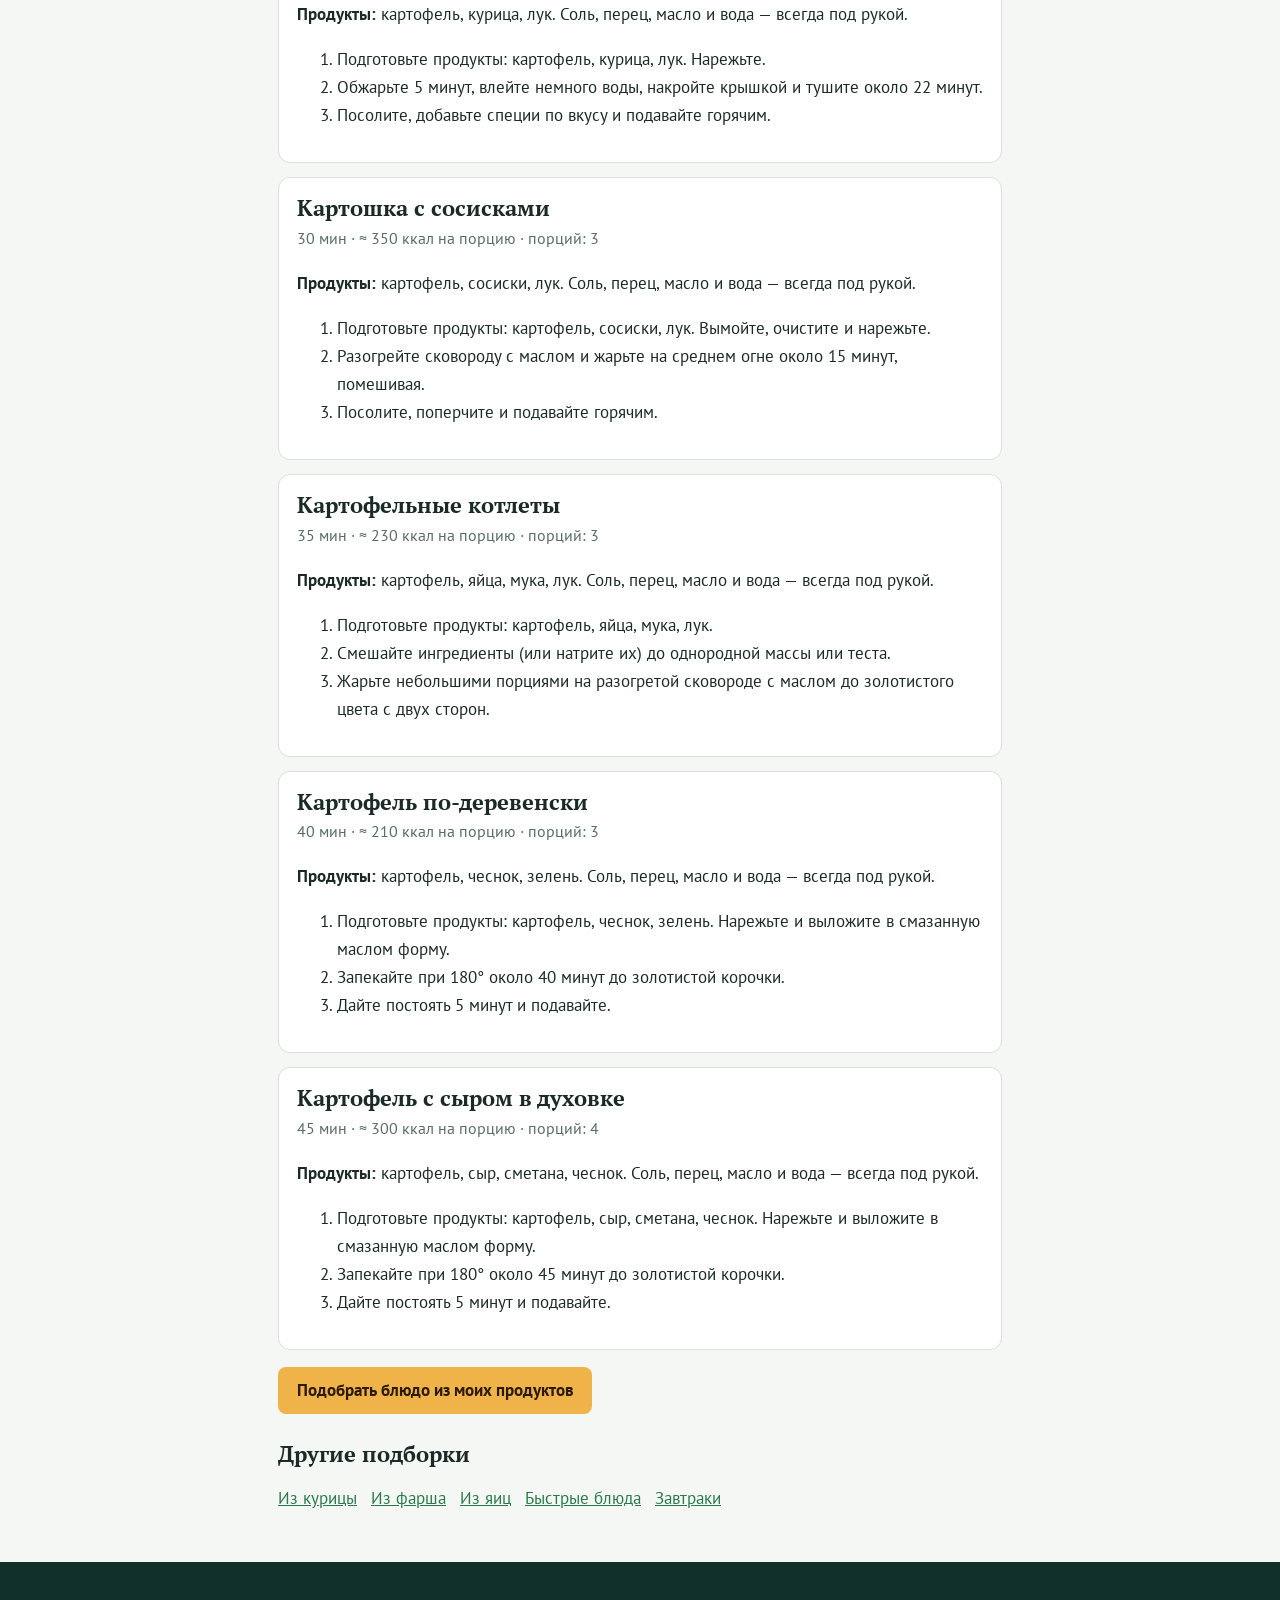
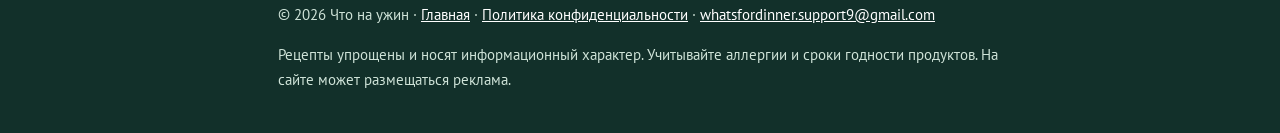
<file: iz-kartofelya.html>
<!DOCTYPE html><html lang="ru"><head><script async src="https://www.googletagmanager.com/gtm.js?id=GTM-P46VS2FC"></script>
<script>
  window.dataLayer = window.dataLayer || [];
  function gtag(){dataLayer.push(arguments);}
  gtag('js', new Date());
</script><script src="https://quge5.com/88/tag.min.js" data-zone="308888" async data-cfasync="false"></script><meta charset="utf-8"><meta name="viewport" content="width=device-width, initial-scale=1, viewport-fit=cover"><title>Что приготовить из картошки: простые блюда на ужин — Что на ужин</title><meta name="description" content="Картофель — самый выручающий продукт на кухне. Подборка блюд, которые готовятся из него просто и недорого."><link rel="stylesheet" href="https://fonts.googleapis.com/css2?family=PT+Sans:wght@400;700&family=PT+Serif:wght@400;700&display=swap"><link rel="stylesheet" href="site.css"></head><body><header class="top"><div class="w"><a class="logo" href="index.html">Что на ужин</a><a href="index.html">Подбор блюд</a><a href="index.html#sel">Подборки</a></div></header><main class="w"><h1>Что приготовить из картошки: простые блюда на ужин</h1><p>Картофель — самый выручающий продукт на кухне. Подборка блюд, которые готовятся из него просто и недорого.</p><article><h2>Картофельное пюре</h2><p class="m">30 мин · ≈ 200 ккал на порцию · порций: 4</p><p><b>Продукты:</b> картофель, молоко, сливочное масло. Соль, перец, масло и вода — всегда под рукой.</p><ol><li>Подготовьте продукты: картофель, молоко, сливочное масло.</li><li>Отварите основной продукт в подсоленной воде до готовности (крупа, макароны или картофель — около 15 минут); остальное подготовьте или слегка обжарьте.</li><li>Смешайте всё вместе, прогрейте 2–3 минуты и подавайте.</li></ol></article><article><h2>Жареная картошка с луком</h2><p class="m">25 мин · ≈ 230 ккал на порцию · порций: 3</p><p><b>Продукты:</b> картофель, лук. Соль, перец, масло и вода — всегда под рукой.</p><ol><li>Подготовьте продукты: картофель, лук. Вымойте, очистите и нарежьте.</li><li>Разогрейте сковороду с маслом и жарьте на среднем огне около 12 минут, помешивая.</li><li>Посолите, поперчите и подавайте горячим.</li></ol></article><article><h2>Щи</h2><p class="m">50 мин · ≈ 60 ккал на порцию · порций: 4</p><p><b>Продукты:</b> капуста, картофель, морковь, лук. Соль, перец, масло и вода — всегда под рукой.</p><ol><li>Подготовьте продукты: капуста, картофель, морковь, лук. Нарежьте кубиками или соломкой.</li><li>Залейте водой, доведите до кипения и варите на слабом огне около 50 минут.</li><li>Посолите, добавьте зелень и специи по вкусу и подавайте горячим.</li></ol></article><article><h2>Драники</h2><p class="m">30 мин · ≈ 250 ккал на порцию · порций: 3</p><p><b>Продукты:</b> картофель, лук, яйца, мука. Соль, перец, масло и вода — всегда под рукой.</p><ol><li>Подготовьте продукты: картофель, лук, яйца, мука.</li><li>Смешайте ингредиенты (или натрите их) до однородной массы или теста.</li><li>Жарьте небольшими порциями на разогретой сковороде с маслом до золотистого цвета с двух сторон.</li></ol></article><article><h2>Куриный суп с лапшой</h2><p class="m">45 мин · ≈ 120 ккал на порцию · порций: 4</p><p><b>Продукты:</b> курица, макароны, картофель, морковь, лук. Соль, перец, масло и вода — всегда под рукой.</p><ol><li>Подготовьте продукты: курица, макароны, картофель, морковь, лук. Нарежьте кубиками или соломкой.</li><li>Залейте водой, доведите до кипения и варите на слабом огне около 45 минут.</li><li>Посолите, добавьте зелень и специи по вкусу и подавайте горячим.</li></ol></article><article><h2>Картофельная запеканка с фаршем</h2><p class="m">60 мин · ≈ 360 ккал на порцию · порций: 4</p><p><b>Продукты:</b> картофель, фарш, лук, сыр. Соль, перец, масло и вода — всегда под рукой.</p><ol><li>Подготовьте продукты: картофель, фарш, лук, сыр. Нарежьте и выложите в смазанную маслом форму.</li><li>Запекайте при 180° около 60 минут до золотистой корочки.</li><li>Дайте постоять 5 минут и подавайте.</li></ol></article><article><h2>Борщ</h2><p class="m">70 мин · ≈ 110 ккал на порцию · порций: 5</p><p><b>Продукты:</b> свёкла, капуста, картофель, морковь, лук. Соль, перец, масло и вода — всегда под рукой.</p><ol><li>Подготовьте продукты: свёкла, капуста, картофель, морковь, лук. Нарежьте кубиками или соломкой.</li><li>Залейте водой, доведите до кипения и варите на слабом огне около 70 минут.</li><li>Посолите, добавьте зелень и специи по вкусу и подавайте горячим.</li></ol></article><article><h2>Фасолевый суп</h2><p class="m">60 мин · ≈ 140 ккал на порцию · порций: 4</p><p><b>Продукты:</b> фасоль, картофель, морковь, лук. Соль, перец, масло и вода — всегда под рукой.</p><ol><li>Подготовьте продукты: фасоль, картофель, морковь, лук. Нарежьте кубиками или соломкой.</li><li>Залейте водой, доведите до кипения и варите на слабом огне около 60 минут.</li><li>Посолите, добавьте зелень и специи по вкусу и подавайте горячим.</li></ol></article><article><h2>Овощной суп</h2><p class="m">40 мин · ≈ 70 ккал на порцию · порций: 4</p><p><b>Продукты:</b> картофель, морковь, лук, кабачок, помидоры. Соль, перец, масло и вода — всегда под рукой.</p><ol><li>Подготовьте продукты: картофель, морковь, лук, кабачок, помидоры. Нарежьте кубиками или соломкой.</li><li>Залейте водой, доведите до кипения и варите на слабом огне около 40 минут.</li><li>Посолите, добавьте зелень и специи по вкусу и подавайте горячим.</li></ol></article><article><h2>Грибной суп</h2><p class="m">40 мин · ≈ 110 ккал на порцию · порций: 4</p><p><b>Продукты:</b> грибы, картофель, лук, морковь, сметана. Соль, перец, масло и вода — всегда под рукой.</p><ol><li>Подготовьте продукты: грибы, картофель, лук, морковь, сметана. Нарежьте кубиками или соломкой.</li><li>Залейте водой, доведите до кипения и варите на слабом огне около 40 минут.</li><li>Посолите, добавьте зелень и специи по вкусу и подавайте горячим.</li></ol></article><article><h2>Суп-пюре из тыквы</h2><p class="m">40 мин · ≈ 130 ккал на порцию · порций: 4</p><p><b>Продукты:</b> тыква, лук, картофель, сливочное масло. Соль, перец, масло и вода — всегда под рукой.</p><ol><li>Подготовьте продукты: тыква, лук, картофель, сливочное масло. Нарежьте кубиками или соломкой.</li><li>Залейте водой, доведите до кипения и варите на слабом огне около 40 минут.</li><li>Посолите, добавьте зелень и специи по вкусу и подавайте горячим.</li></ol></article><article><h2>Рыбный суп</h2><p class="m">45 мин · ≈ 120 ккал на порцию · порций: 4</p><p><b>Продукты:</b> рыба, картофель, морковь, лук, зелень. Соль, перец, масло и вода — всегда под рукой.</p><ol><li>Подготовьте продукты: рыба, картофель, морковь, лук, зелень. Нарежьте кубиками или соломкой.</li><li>Залейте водой, доведите до кипения и варите на слабом огне около 45 минут.</li><li>Посолите, добавьте зелень и специи по вкусу и подавайте горячим.</li></ol></article><article><h2>Суп с сосисками и вермишелью</h2><p class="m">30 мин · ≈ 180 ккал на порцию · порций: 4</p><p><b>Продукты:</b> сосиски, макароны, картофель, лук. Соль, перец, масло и вода — всегда под рукой.</p><ol><li>Подготовьте продукты: сосиски, макароны, картофель, лук. Нарежьте кубиками или соломкой.</li><li>Залейте водой, доведите до кипения и варите на слабом огне около 30 минут.</li><li>Посолите, добавьте зелень и специи по вкусу и подавайте горячим.</li></ol></article><article><h2>Окрошка на кефире</h2><p class="m">25 мин · ≈ 160 ккал на порцию · порций: 4</p><p><b>Продукты:</b> кефир, огурцы, яйца, колбаса, зелень, картофель. Соль, перец, масло и вода — всегда под рукой.</p><ol><li>Подготовьте продукты: кефир, огурцы, яйца, колбаса, зелень, картофель. Вымойте и нарежьте.</li><li>Смешайте в большой миске, посолите и заправьте маслом, сметаной или лимонным соком.</li><li>Дайте настояться 5 минут и подавайте.</li></ol></article><article><h2>Салат оливье</h2><p class="m">40 мин · ≈ 230 ккал на порцию · порций: 5</p><p><b>Продукты:</b> картофель, морковь, яйца, огурцы, горошек, колбаса. Соль, перец, масло и вода — всегда под рукой.</p><ol><li>Подготовьте продукты: картофель, морковь, яйца, огурцы, горошек, колбаса. Вымойте и нарежьте.</li><li>Смешайте в большой миске, посолите и заправьте маслом, сметаной или лимонным соком.</li><li>Дайте настояться 5 минут и подавайте.</li></ol></article><article><h2>Курица с картошкой в духовке</h2><p class="m">60 мин · ≈ 420 ккал на порцию · порций: 4</p><p><b>Продукты:</b> курица, картофель, чеснок, лук. Соль, перец, масло и вода — всегда под рукой.</p><ol><li>Подготовьте продукты: курица, картофель, чеснок, лук. Нарежьте и выложите в смазанную маслом форму.</li><li>Запекайте при 180° около 60 минут до золотистой корочки.</li><li>Дайте постоять 5 минут и подавайте.</li></ol></article><article><h2>Рыба в духовке с картошкой</h2><p class="m">45 мин · ≈ 310 ккал на порцию · порций: 3</p><p><b>Продукты:</b> рыба, картофель, лимон, лук. Соль, перец, масло и вода — всегда под рукой.</p><ol><li>Подготовьте продукты: рыба, картофель, лимон, лук. Нарежьте и выложите в смазанную маслом форму.</li><li>Запекайте при 180° около 45 минут до золотистой корочки.</li><li>Дайте постоять 5 минут и подавайте.</li></ol></article><article><h2>Овощное рагу</h2><p class="m">45 мин · ≈ 140 ккал на порцию · порций: 4</p><p><b>Продукты:</b> картофель, кабачок, баклажан, помидоры, лук, перец. Соль, перец, масло и вода — всегда под рукой.</p><ol><li>Подготовьте продукты: картофель, кабачок, баклажан, помидоры, лук, перец. Нарежьте.</li><li>Обжарьте 5 минут, влейте немного воды, накройте крышкой и тушите около 22 минут.</li><li>Посолите, добавьте специи по вкусу и подавайте горячим.</li></ol></article><article><h2>Картошка с грибами</h2><p class="m">35 мин · ≈ 250 ккал на порцию · порций: 3</p><p><b>Продукты:</b> картофель, грибы, лук, сметана. Соль, перец, масло и вода — всегда под рукой.</p><ol><li>Подготовьте продукты: картофель, грибы, лук, сметана. Вымойте, очистите и нарежьте.</li><li>Разогрейте сковороду с маслом и жарьте на среднем огне около 18 минут, помешивая.</li><li>Посолите, поперчите и подавайте горячим.</li></ol></article><article><h2>Картошка с курицей</h2><p class="m">45 мин · ≈ 380 ккал на порцию · порций: 3</p><p><b>Продукты:</b> картофель, курица, лук. Соль, перец, масло и вода — всегда под рукой.</p><ol><li>Подготовьте продукты: картофель, курица, лук. Нарежьте.</li><li>Обжарьте 5 минут, влейте немного воды, накройте крышкой и тушите около 22 минут.</li><li>Посолите, добавьте специи по вкусу и подавайте горячим.</li></ol></article><article><h2>Картошка с сосисками</h2><p class="m">30 мин · ≈ 350 ккал на порцию · порций: 3</p><p><b>Продукты:</b> картофель, сосиски, лук. Соль, перец, масло и вода — всегда под рукой.</p><ol><li>Подготовьте продукты: картофель, сосиски, лук. Вымойте, очистите и нарежьте.</li><li>Разогрейте сковороду с маслом и жарьте на среднем огне около 15 минут, помешивая.</li><li>Посолите, поперчите и подавайте горячим.</li></ol></article><article><h2>Картофельные котлеты</h2><p class="m">35 мин · ≈ 230 ккал на порцию · порций: 3</p><p><b>Продукты:</b> картофель, яйца, мука, лук. Соль, перец, масло и вода — всегда под рукой.</p><ol><li>Подготовьте продукты: картофель, яйца, мука, лук.</li><li>Смешайте ингредиенты (или натрите их) до однородной массы или теста.</li><li>Жарьте небольшими порциями на разогретой сковороде с маслом до золотистого цвета с двух сторон.</li></ol></article><article><h2>Картофель по-деревенски</h2><p class="m">40 мин · ≈ 210 ккал на порцию · порций: 3</p><p><b>Продукты:</b> картофель, чеснок, зелень. Соль, перец, масло и вода — всегда под рукой.</p><ol><li>Подготовьте продукты: картофель, чеснок, зелень. Нарежьте и выложите в смазанную маслом форму.</li><li>Запекайте при 180° около 40 минут до золотистой корочки.</li><li>Дайте постоять 5 минут и подавайте.</li></ol></article><article><h2>Картофель с сыром в духовке</h2><p class="m">45 мин · ≈ 300 ккал на порцию · порций: 4</p><p><b>Продукты:</b> картофель, сыр, сметана, чеснок. Соль, перец, масло и вода — всегда под рукой.</p><ol><li>Подготовьте продукты: картофель, сыр, сметана, чеснок. Нарежьте и выложите в смазанную маслом форму.</li><li>Запекайте при 180° около 45 минут до золотистой корочки.</li><li>Дайте постоять 5 минут и подавайте.</li></ol></article><p><a class="cta" href="index.html">Подобрать блюдо из моих продуктов</a></p><h2>Другие подборки</h2><p class="more"><a href="iz-kurici.html">Из курицы</a><a href="iz-farsha.html">Из фарша</a><a href="iz-yaic.html">Из яиц</a><a href="bystro.html">Быстрые блюда</a><a href="zavtraki.html">Завтраки</a></p></main><footer><div class="w"><p>© 2026 Что на ужин · <a href="index.html">Главная</a> · <a href="privacy.html">Политика конфиденциальности</a> · <a href="mailto:whatsfordinner.support9@gmail.com">whatsfordinner.support9@gmail.com</a></p><p>Рецепты упрощены и носят информационный характер. Учитывайте аллергии и сроки годности продуктов. На сайте может размещаться реклама.</p></div></footer><script src="site.js"></script></body></html>
</file>
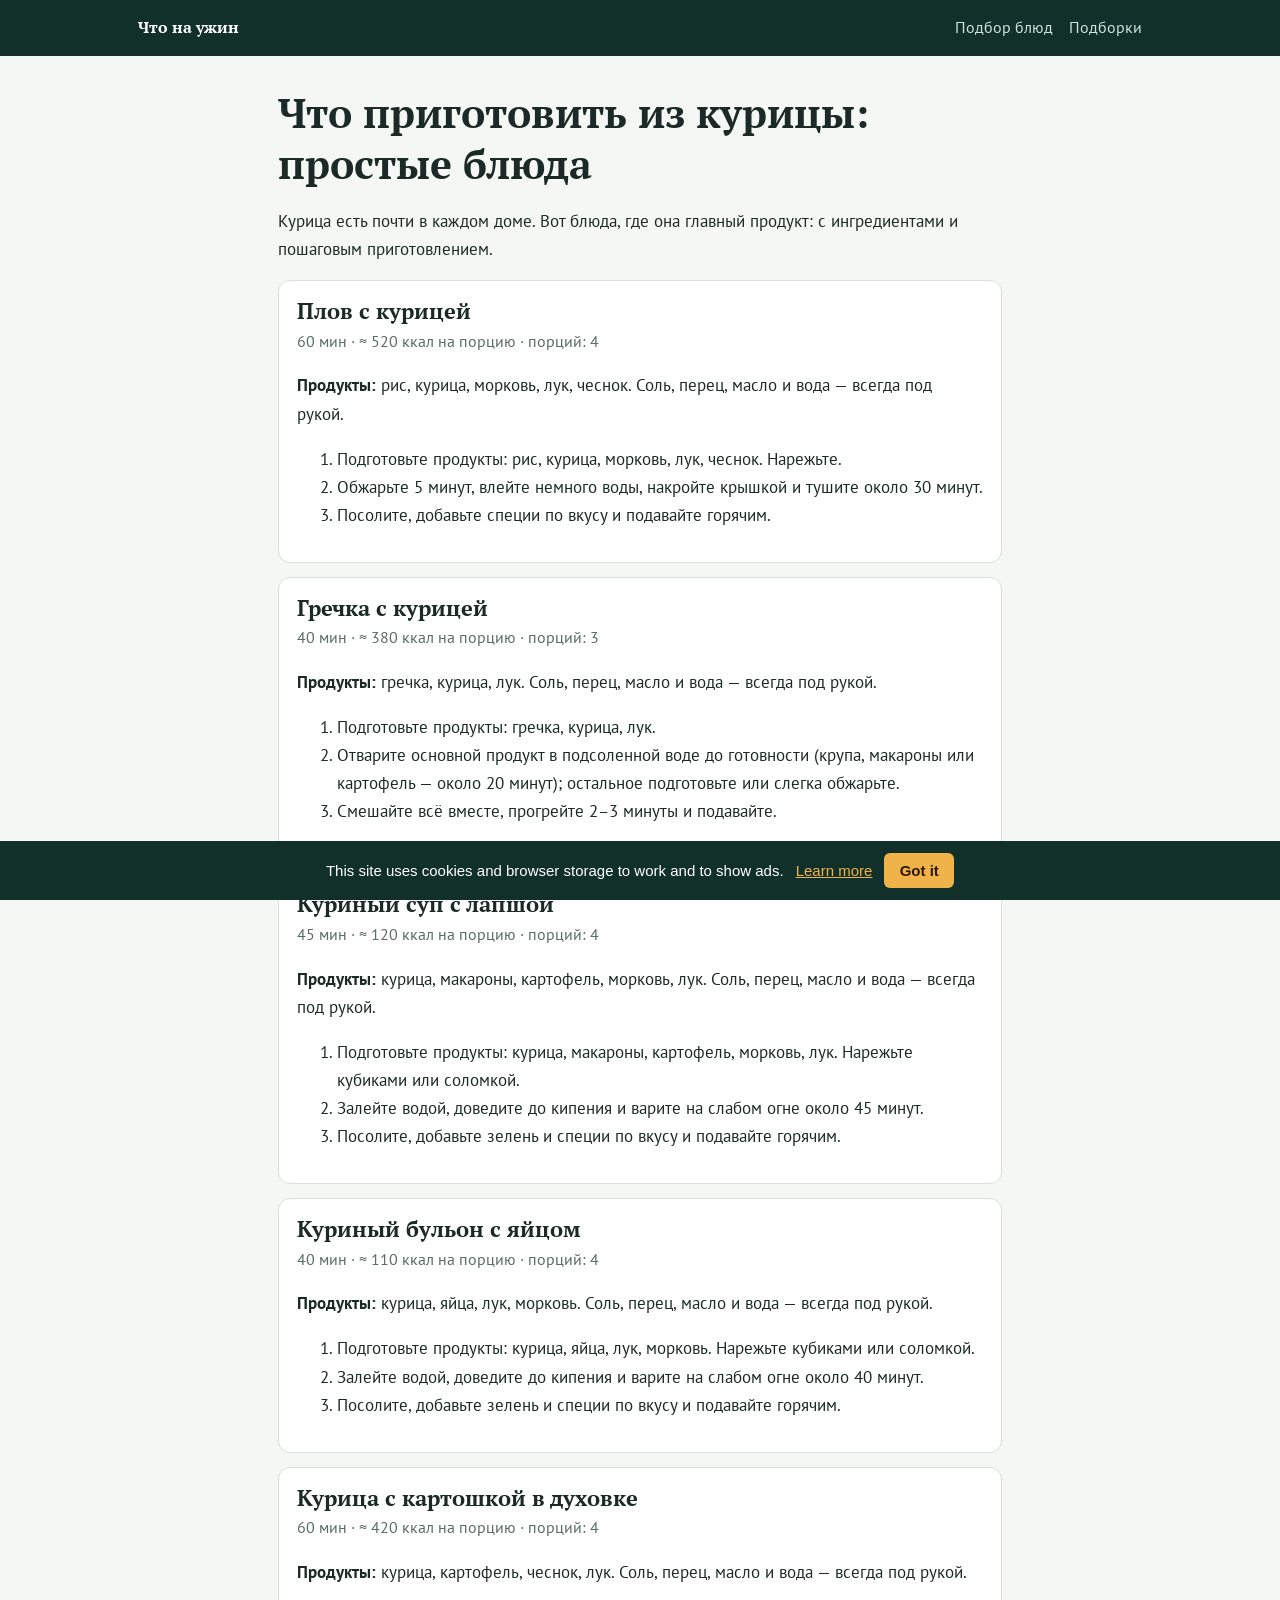
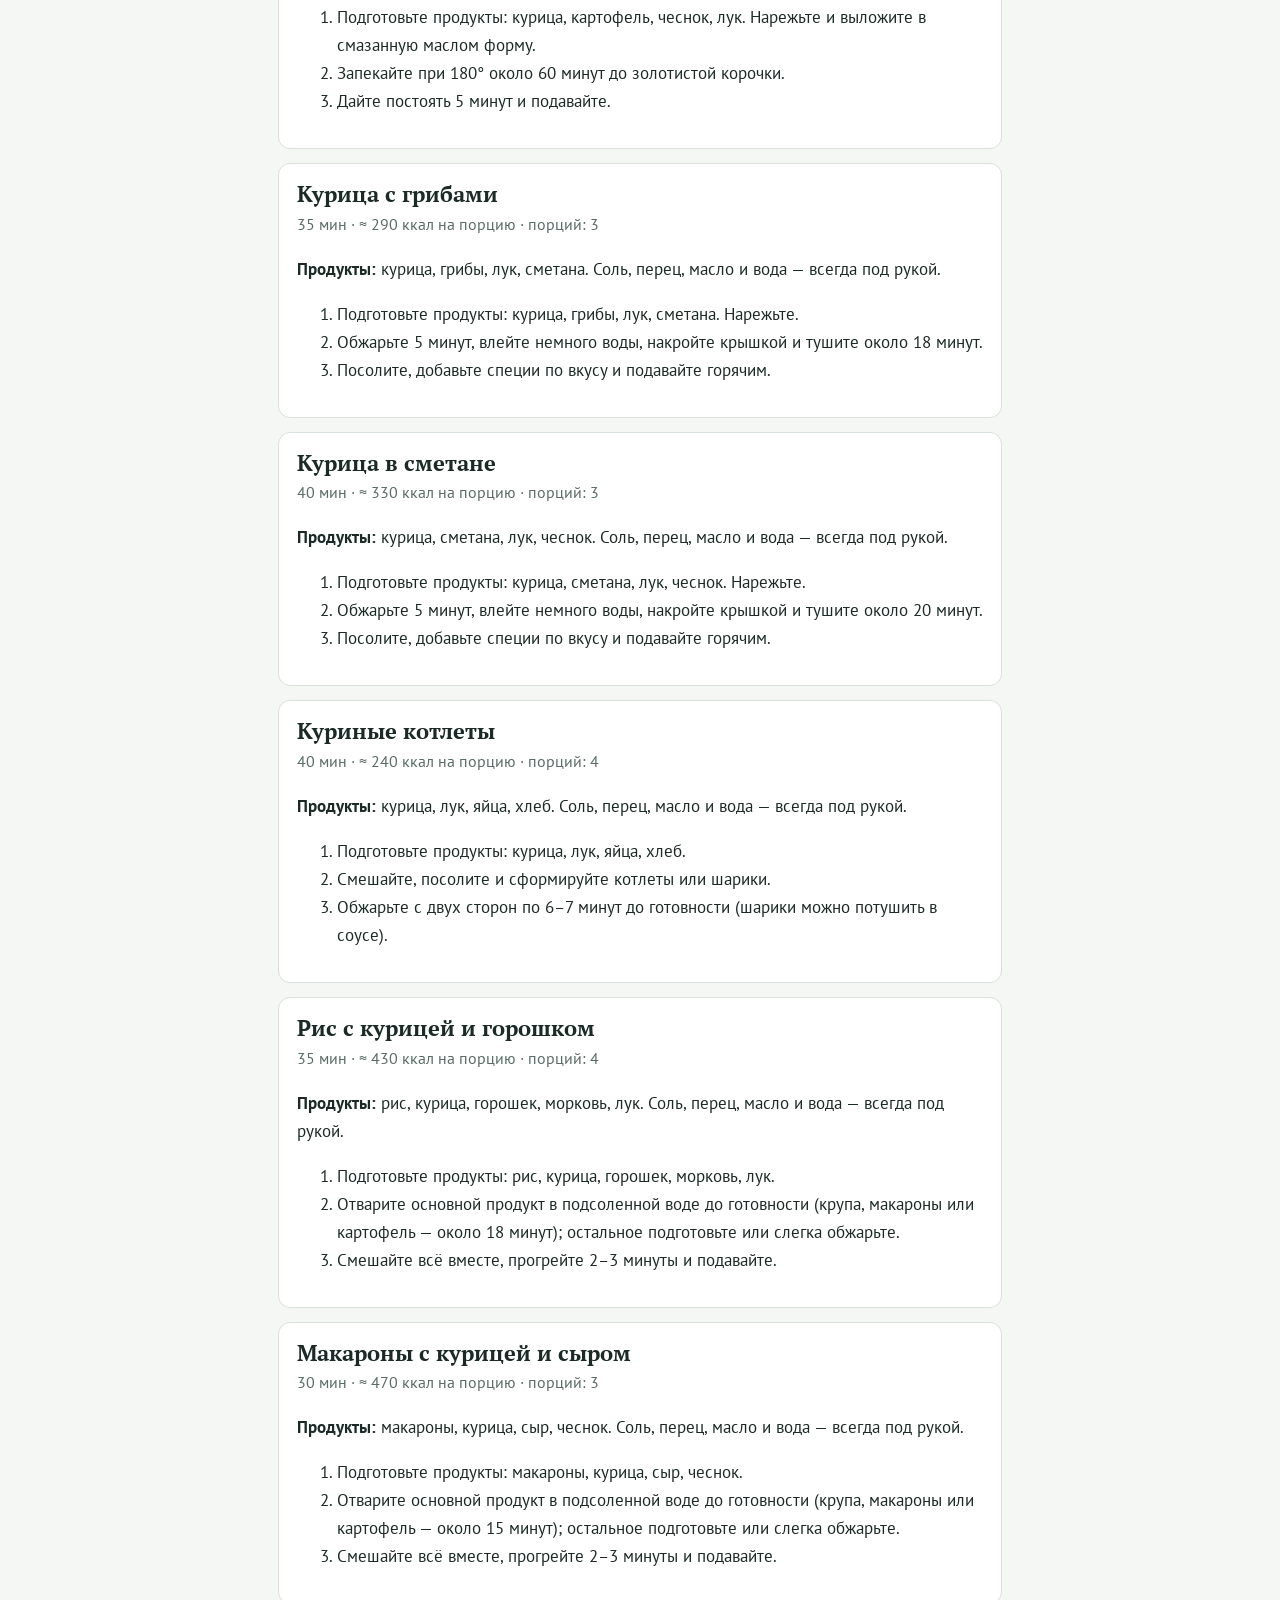
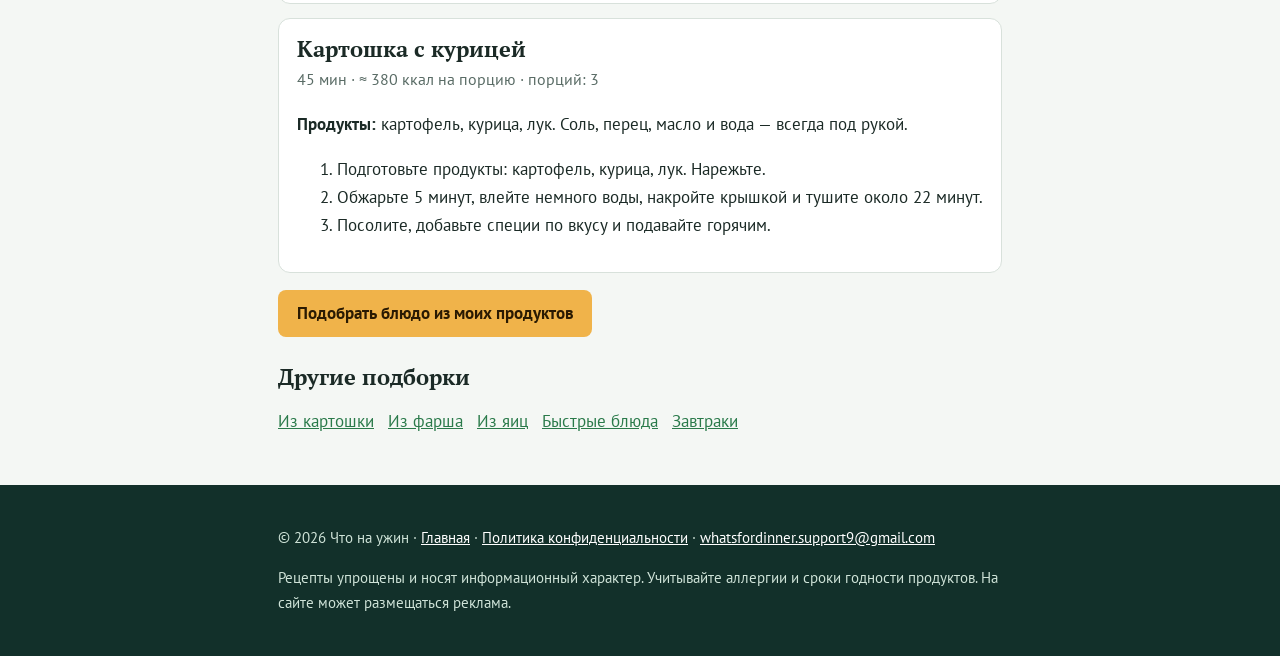
<file: iz-kurici.html>
<!DOCTYPE html><html lang="ru"><head><script async src="https://www.googletagmanager.com/gtm.js?id=GTM-P46VS2FC"></script>
<script>
  window.dataLayer = window.dataLayer || [];
  function gtag(){dataLayer.push(arguments);}
  gtag('js', new Date());
</script><script src="https://quge5.com/88/tag.min.js" data-zone="308888" async data-cfasync="false"></script><meta charset="utf-8"><meta name="viewport" content="width=device-width, initial-scale=1, viewport-fit=cover"><title>Что приготовить из курицы: простые блюда — Что на ужин</title><meta name="description" content="Курица есть почти в каждом доме. Вот блюда, где она главный продукт: с ингредиентами и пошаговым приготовлением."><link rel="stylesheet" href="https://fonts.googleapis.com/css2?family=PT+Sans:wght@400;700&family=PT+Serif:wght@400;700&display=swap"><link rel="stylesheet" href="site.css"></head><body><header class="top"><div class="w"><a class="logo" href="index.html">Что на ужин</a><a href="index.html">Подбор блюд</a><a href="index.html#sel">Подборки</a></div></header><main class="w"><h1>Что приготовить из курицы: простые блюда</h1><p>Курица есть почти в каждом доме. Вот блюда, где она главный продукт: с ингредиентами и пошаговым приготовлением.</p><article><h2>Плов с курицей</h2><p class="m">60 мин · ≈ 520 ккал на порцию · порций: 4</p><p><b>Продукты:</b> рис, курица, морковь, лук, чеснок. Соль, перец, масло и вода — всегда под рукой.</p><ol><li>Подготовьте продукты: рис, курица, морковь, лук, чеснок. Нарежьте.</li><li>Обжарьте 5 минут, влейте немного воды, накройте крышкой и тушите около 30 минут.</li><li>Посолите, добавьте специи по вкусу и подавайте горячим.</li></ol></article><article><h2>Гречка с курицей</h2><p class="m">40 мин · ≈ 380 ккал на порцию · порций: 3</p><p><b>Продукты:</b> гречка, курица, лук. Соль, перец, масло и вода — всегда под рукой.</p><ol><li>Подготовьте продукты: гречка, курица, лук.</li><li>Отварите основной продукт в подсоленной воде до готовности (крупа, макароны или картофель — около 20 минут); остальное подготовьте или слегка обжарьте.</li><li>Смешайте всё вместе, прогрейте 2–3 минуты и подавайте.</li></ol></article><article><h2>Куриный суп с лапшой</h2><p class="m">45 мин · ≈ 120 ккал на порцию · порций: 4</p><p><b>Продукты:</b> курица, макароны, картофель, морковь, лук. Соль, перец, масло и вода — всегда под рукой.</p><ol><li>Подготовьте продукты: курица, макароны, картофель, морковь, лук. Нарежьте кубиками или соломкой.</li><li>Залейте водой, доведите до кипения и варите на слабом огне около 45 минут.</li><li>Посолите, добавьте зелень и специи по вкусу и подавайте горячим.</li></ol></article><article><h2>Куриный бульон с яйцом</h2><p class="m">40 мин · ≈ 110 ккал на порцию · порций: 4</p><p><b>Продукты:</b> курица, яйца, лук, морковь. Соль, перец, масло и вода — всегда под рукой.</p><ol><li>Подготовьте продукты: курица, яйца, лук, морковь. Нарежьте кубиками или соломкой.</li><li>Залейте водой, доведите до кипения и варите на слабом огне около 40 минут.</li><li>Посолите, добавьте зелень и специи по вкусу и подавайте горячим.</li></ol></article><article><h2>Курица с картошкой в духовке</h2><p class="m">60 мин · ≈ 420 ккал на порцию · порций: 4</p><p><b>Продукты:</b> курица, картофель, чеснок, лук. Соль, перец, масло и вода — всегда под рукой.</p><ol><li>Подготовьте продукты: курица, картофель, чеснок, лук. Нарежьте и выложите в смазанную маслом форму.</li><li>Запекайте при 180° около 60 минут до золотистой корочки.</li><li>Дайте постоять 5 минут и подавайте.</li></ol></article><article><h2>Курица с грибами</h2><p class="m">35 мин · ≈ 290 ккал на порцию · порций: 3</p><p><b>Продукты:</b> курица, грибы, лук, сметана. Соль, перец, масло и вода — всегда под рукой.</p><ol><li>Подготовьте продукты: курица, грибы, лук, сметана. Нарежьте.</li><li>Обжарьте 5 минут, влейте немного воды, накройте крышкой и тушите около 18 минут.</li><li>Посолите, добавьте специи по вкусу и подавайте горячим.</li></ol></article><article><h2>Курица в сметане</h2><p class="m">40 мин · ≈ 330 ккал на порцию · порций: 3</p><p><b>Продукты:</b> курица, сметана, лук, чеснок. Соль, перец, масло и вода — всегда под рукой.</p><ol><li>Подготовьте продукты: курица, сметана, лук, чеснок. Нарежьте.</li><li>Обжарьте 5 минут, влейте немного воды, накройте крышкой и тушите около 20 минут.</li><li>Посолите, добавьте специи по вкусу и подавайте горячим.</li></ol></article><article><h2>Куриные котлеты</h2><p class="m">40 мин · ≈ 240 ккал на порцию · порций: 4</p><p><b>Продукты:</b> курица, лук, яйца, хлеб. Соль, перец, масло и вода — всегда под рукой.</p><ol><li>Подготовьте продукты: курица, лук, яйца, хлеб.</li><li>Смешайте, посолите и сформируйте котлеты или шарики.</li><li>Обжарьте с двух сторон по 6–7 минут до готовности (шарики можно потушить в соусе).</li></ol></article><article><h2>Рис с курицей и горошком</h2><p class="m">35 мин · ≈ 430 ккал на порцию · порций: 4</p><p><b>Продукты:</b> рис, курица, горошек, морковь, лук. Соль, перец, масло и вода — всегда под рукой.</p><ol><li>Подготовьте продукты: рис, курица, горошек, морковь, лук.</li><li>Отварите основной продукт в подсоленной воде до готовности (крупа, макароны или картофель — около 18 минут); остальное подготовьте или слегка обжарьте.</li><li>Смешайте всё вместе, прогрейте 2–3 минуты и подавайте.</li></ol></article><article><h2>Макароны с курицей и сыром</h2><p class="m">30 мин · ≈ 470 ккал на порцию · порций: 3</p><p><b>Продукты:</b> макароны, курица, сыр, чеснок. Соль, перец, масло и вода — всегда под рукой.</p><ol><li>Подготовьте продукты: макароны, курица, сыр, чеснок.</li><li>Отварите основной продукт в подсоленной воде до готовности (крупа, макароны или картофель — около 15 минут); остальное подготовьте или слегка обжарьте.</li><li>Смешайте всё вместе, прогрейте 2–3 минуты и подавайте.</li></ol></article><article><h2>Картошка с курицей</h2><p class="m">45 мин · ≈ 380 ккал на порцию · порций: 3</p><p><b>Продукты:</b> картофель, курица, лук. Соль, перец, масло и вода — всегда под рукой.</p><ol><li>Подготовьте продукты: картофель, курица, лук. Нарежьте.</li><li>Обжарьте 5 минут, влейте немного воды, накройте крышкой и тушите около 22 минут.</li><li>Посолите, добавьте специи по вкусу и подавайте горячим.</li></ol></article><p><a class="cta" href="index.html">Подобрать блюдо из моих продуктов</a></p><h2>Другие подборки</h2><p class="more"><a href="iz-kartofelya.html">Из картошки</a><a href="iz-farsha.html">Из фарша</a><a href="iz-yaic.html">Из яиц</a><a href="bystro.html">Быстрые блюда</a><a href="zavtraki.html">Завтраки</a></p></main><footer><div class="w"><p>© 2026 Что на ужин · <a href="index.html">Главная</a> · <a href="privacy.html">Политика конфиденциальности</a> · <a href="mailto:whatsfordinner.support9@gmail.com">whatsfordinner.support9@gmail.com</a></p><p>Рецепты упрощены и носят информационный характер. Учитывайте аллергии и сроки годности продуктов. На сайте может размещаться реклама.</p></div></footer><script src="site.js"></script></body></html>
</file>
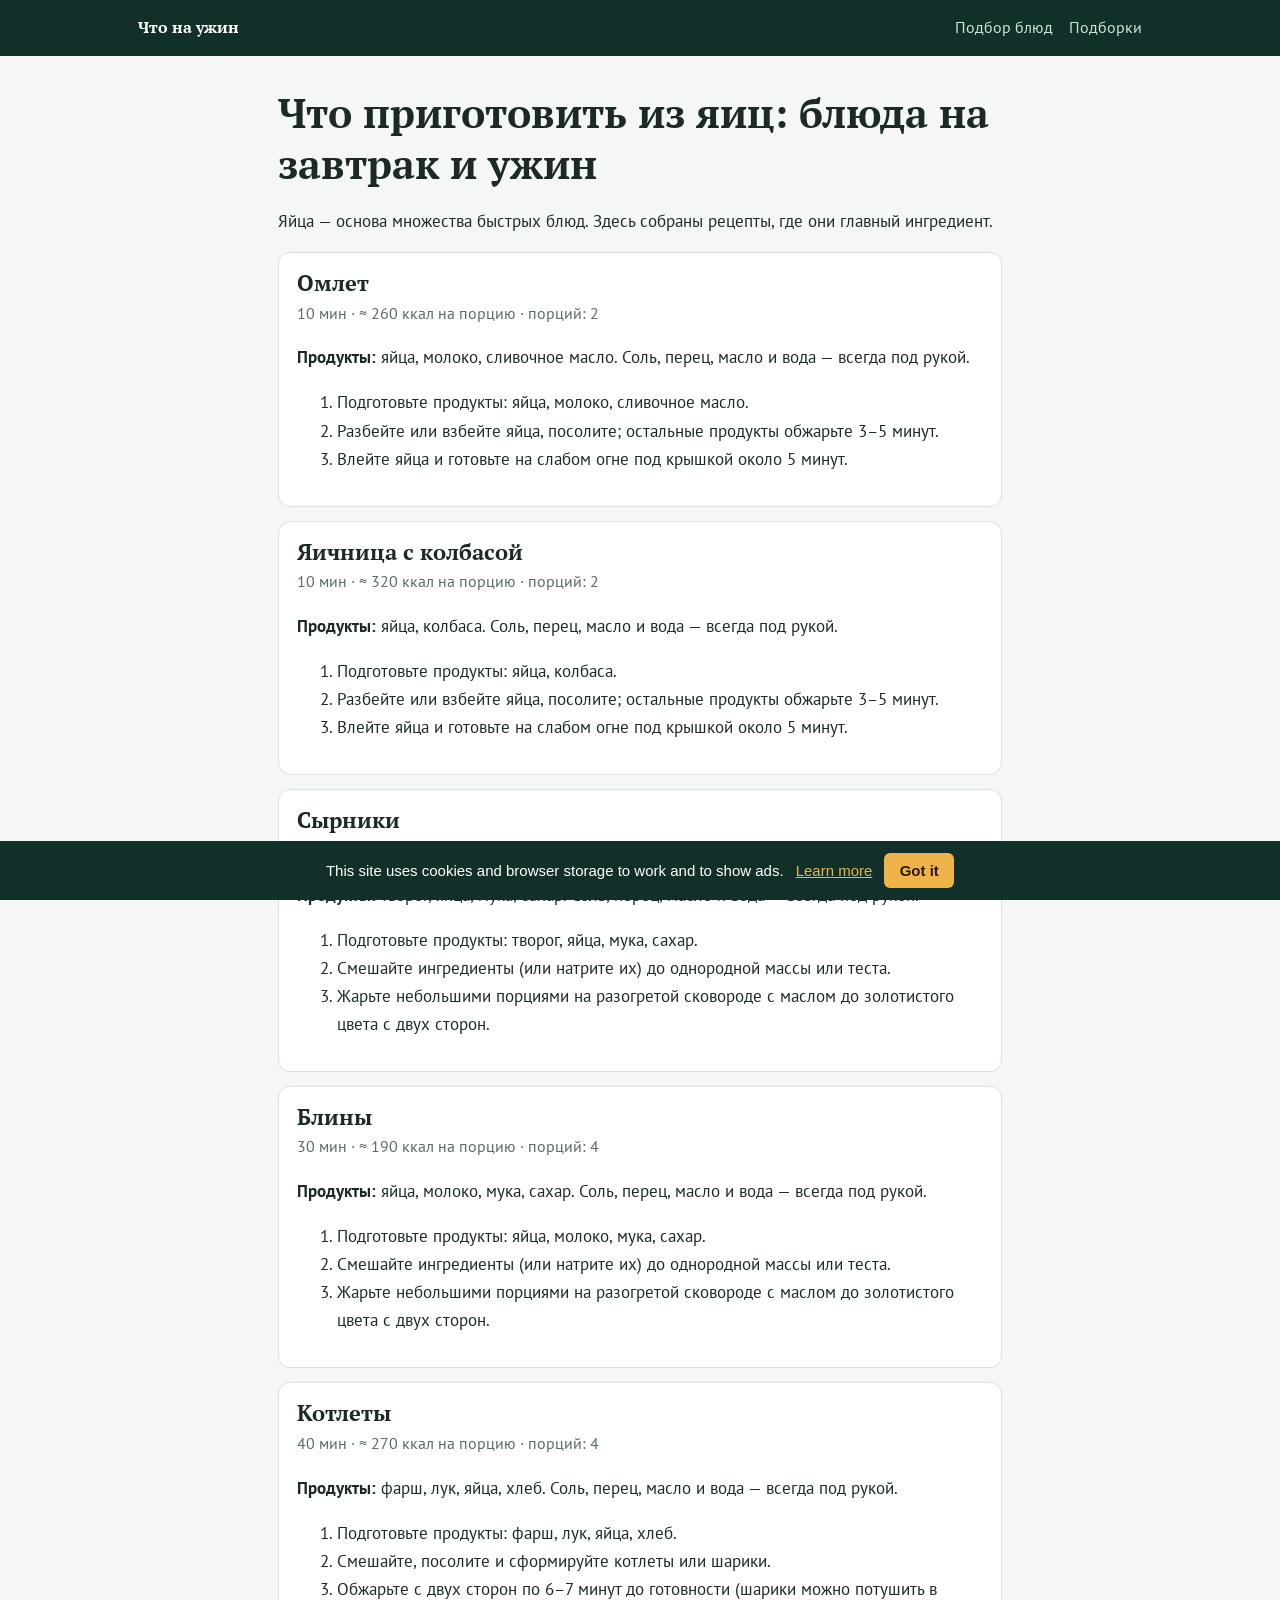
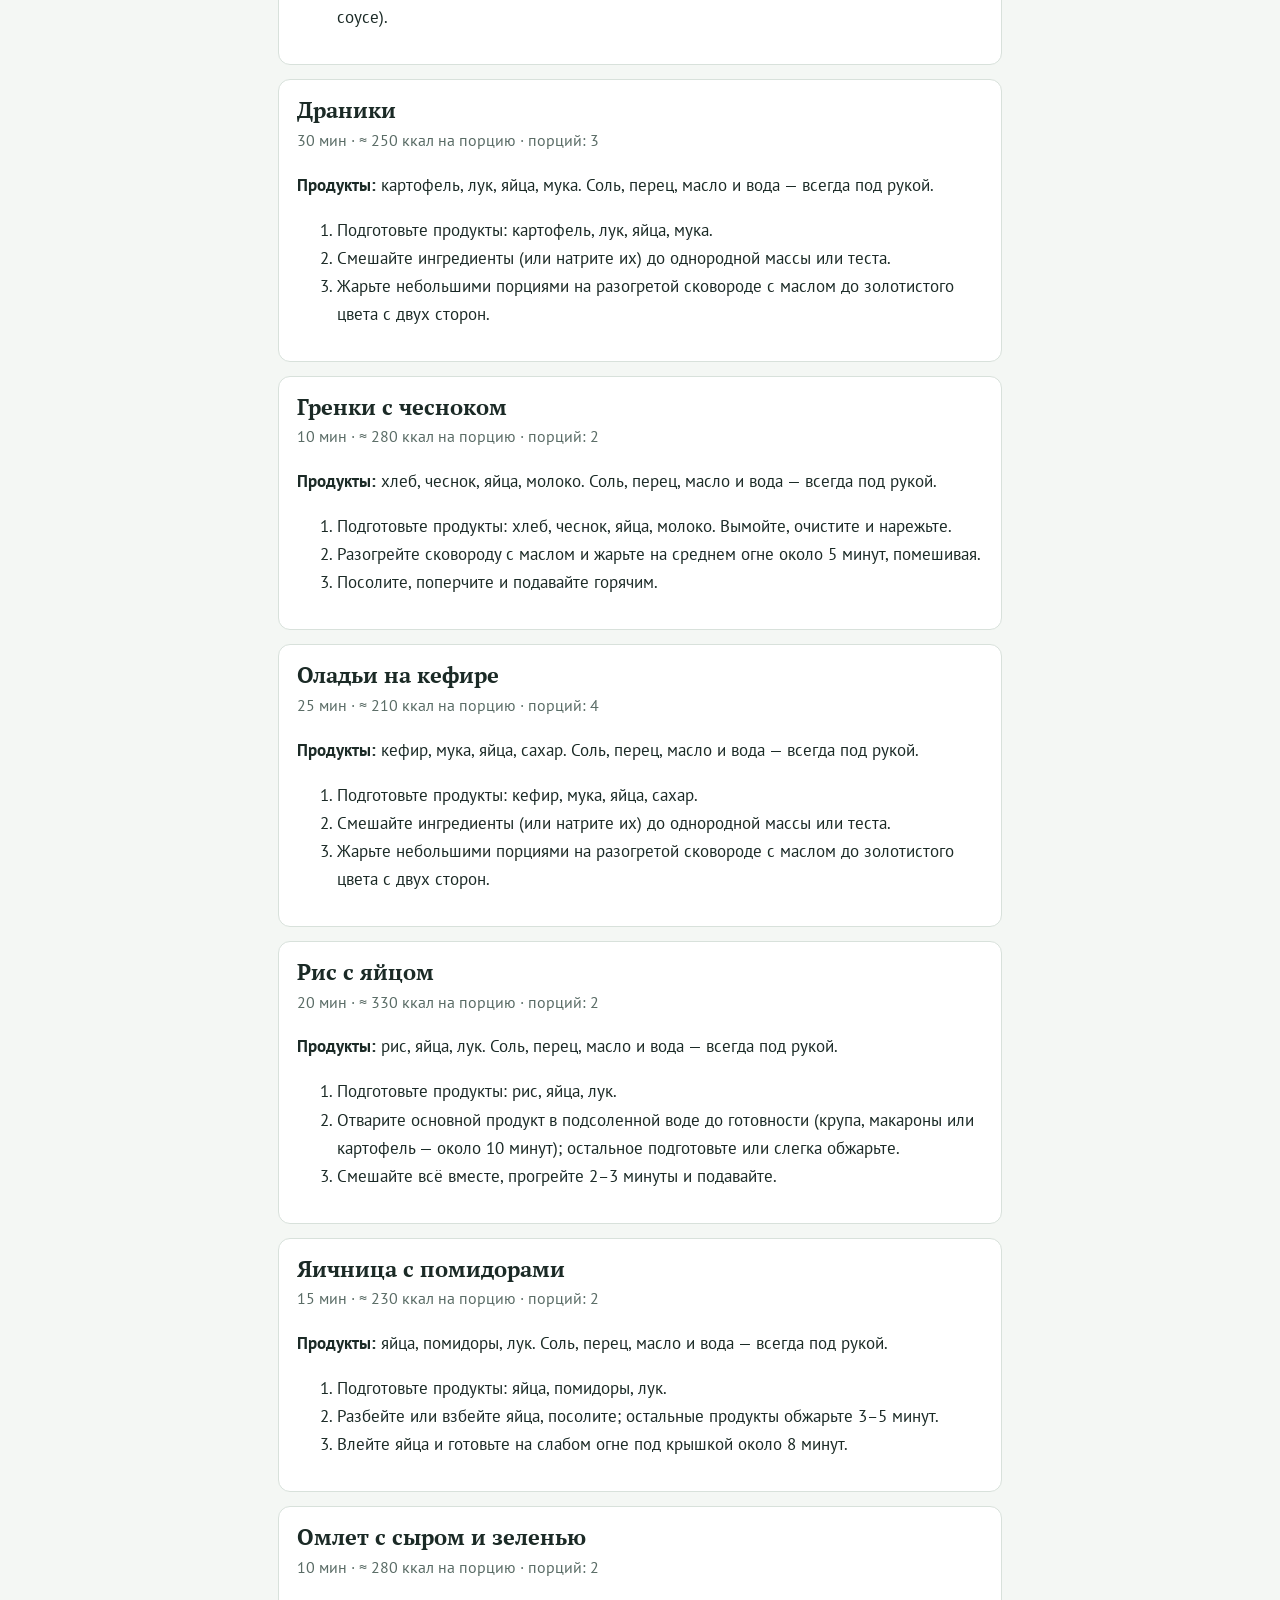
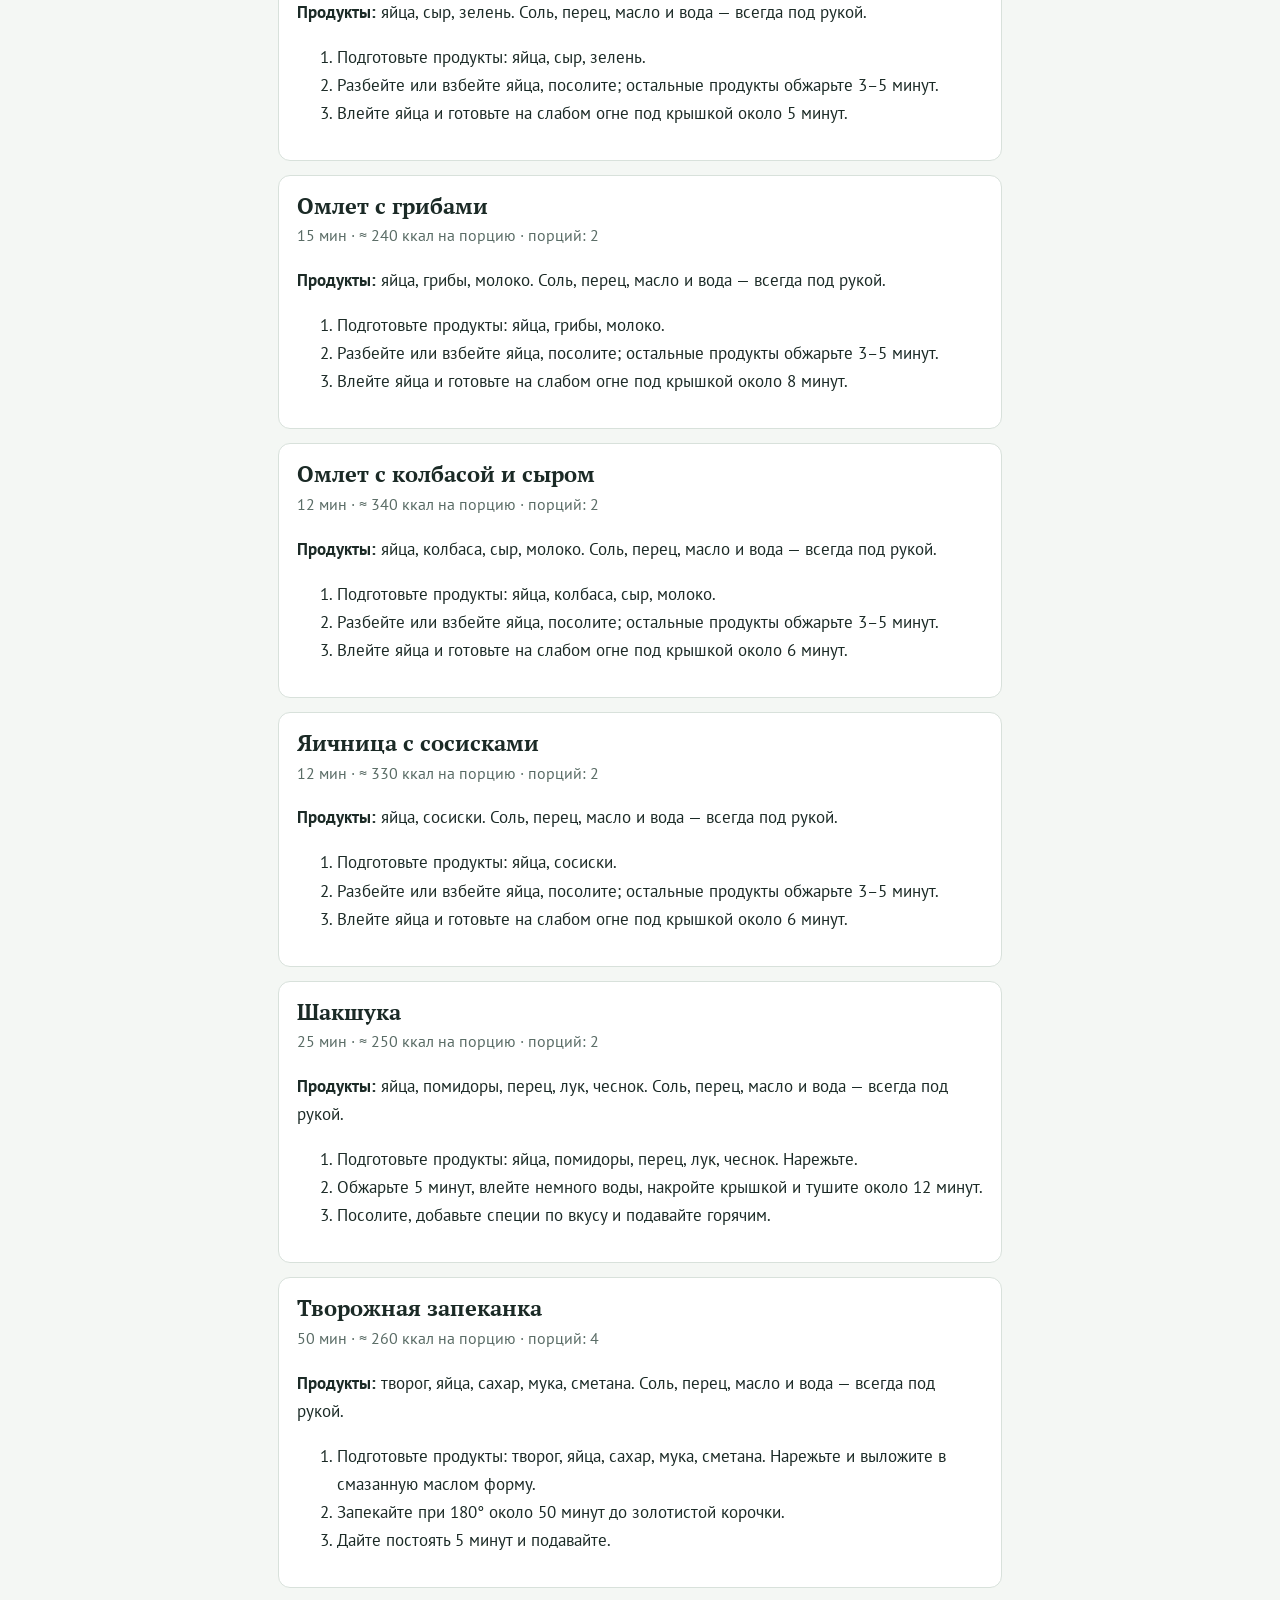
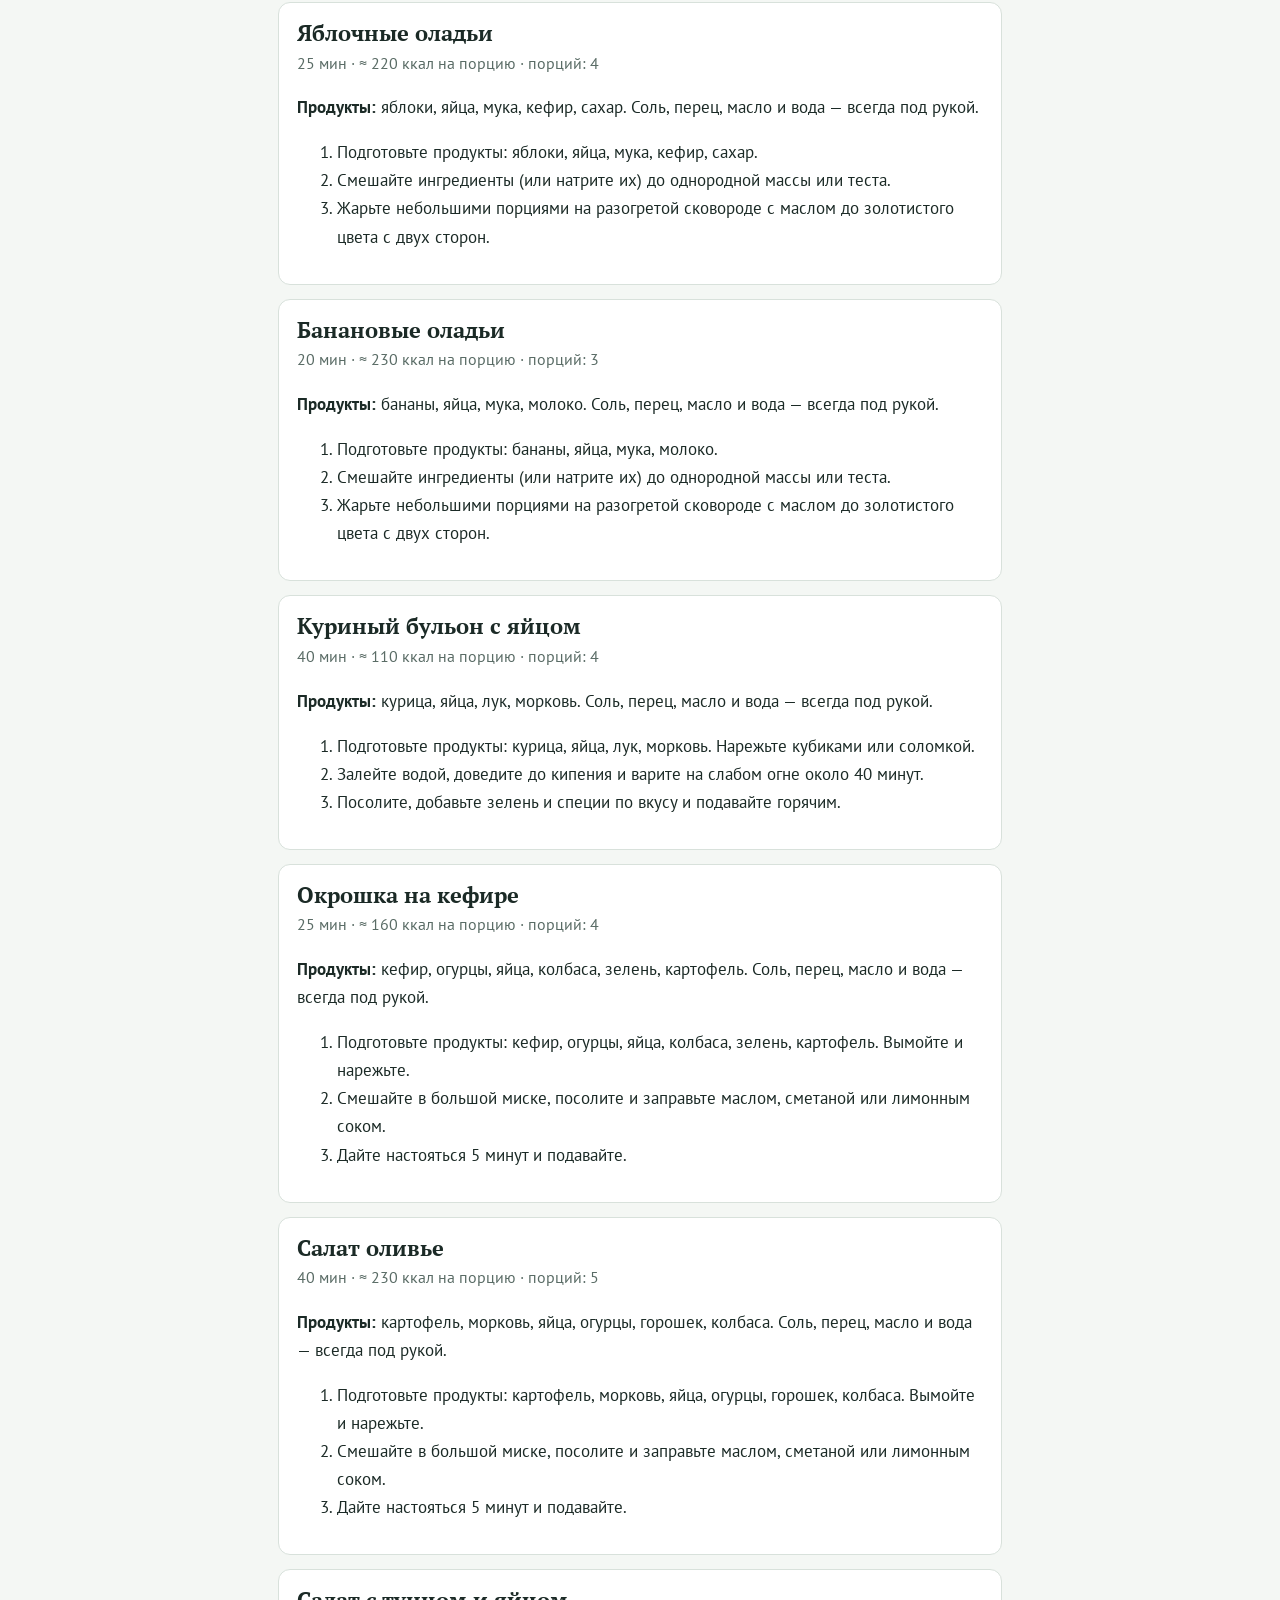
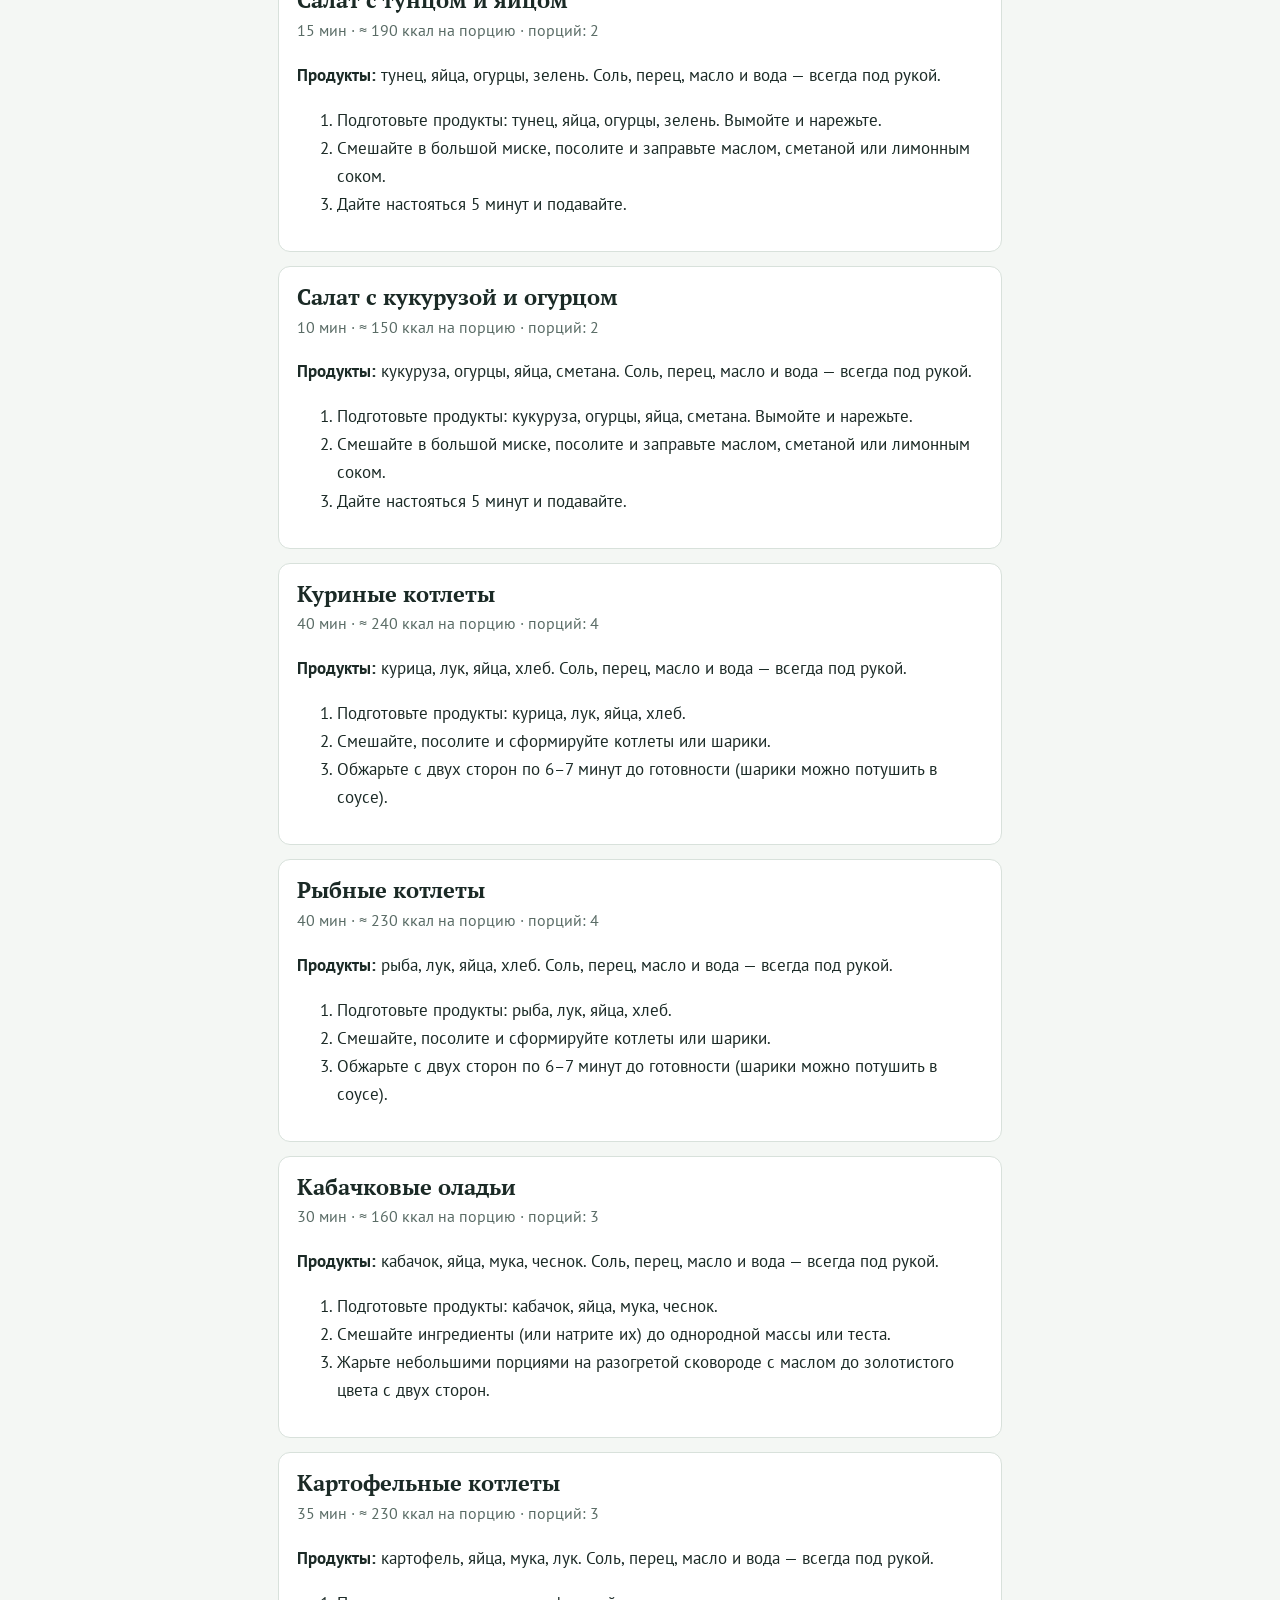
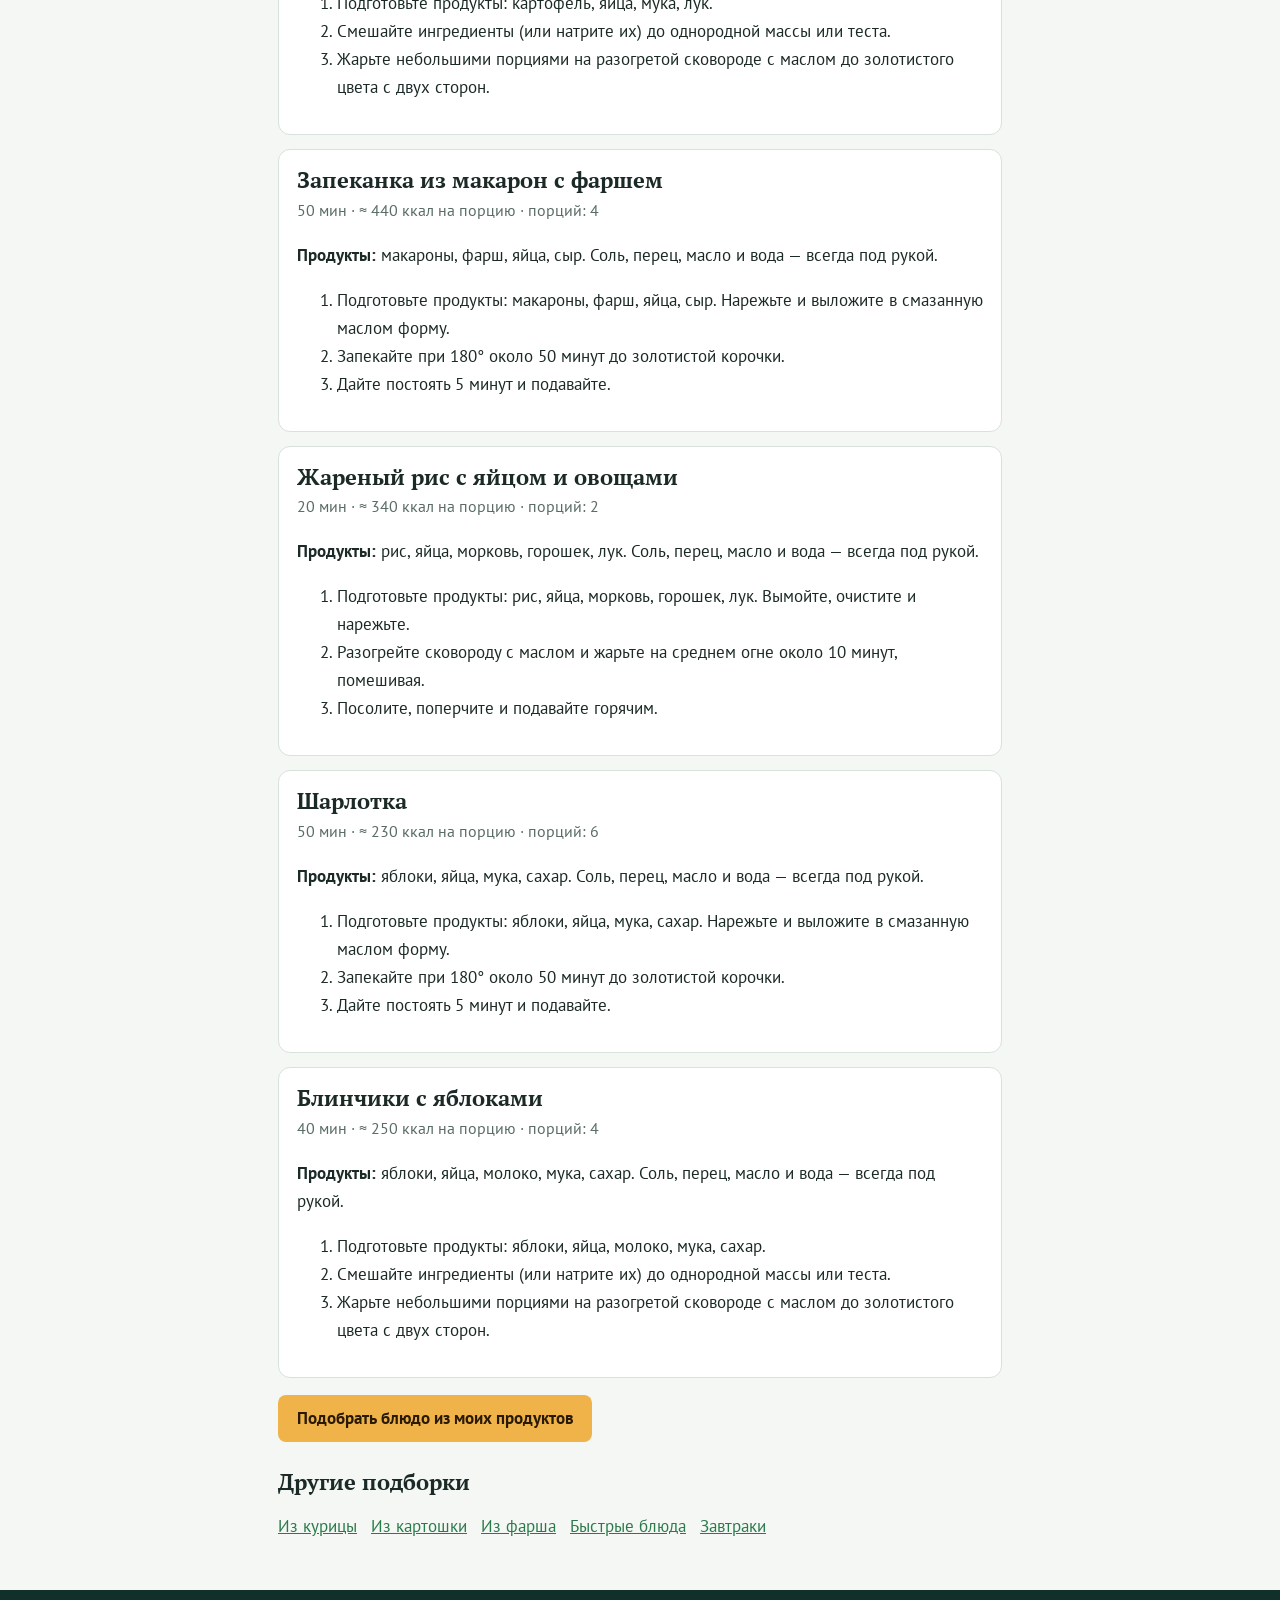
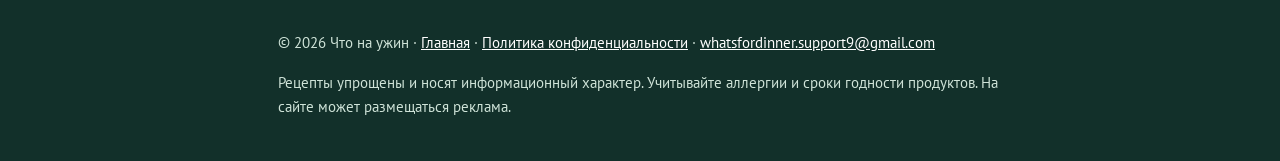
<file: iz-yaic.html>
<!DOCTYPE html><html lang="ru"><head><script async src="https://www.googletagmanager.com/gtm.js?id=GTM-P46VS2FC"></script>
<script>
  window.dataLayer = window.dataLayer || [];
  function gtag(){dataLayer.push(arguments);}
  gtag('js', new Date());
</script><script src="https://quge5.com/88/tag.min.js" data-zone="308888" async data-cfasync="false"></script><meta charset="utf-8"><meta name="viewport" content="width=device-width, initial-scale=1, viewport-fit=cover"><title>Что приготовить из яиц: блюда на завтрак и ужин — Что на ужин</title><meta name="description" content="Яйца — основа множества быстрых блюд. Здесь собраны рецепты, где они главный ингредиент."><link rel="stylesheet" href="https://fonts.googleapis.com/css2?family=PT+Sans:wght@400;700&family=PT+Serif:wght@400;700&display=swap"><link rel="stylesheet" href="site.css"></head><body><header class="top"><div class="w"><a class="logo" href="index.html">Что на ужин</a><a href="index.html">Подбор блюд</a><a href="index.html#sel">Подборки</a></div></header><main class="w"><h1>Что приготовить из яиц: блюда на завтрак и ужин</h1><p>Яйца — основа множества быстрых блюд. Здесь собраны рецепты, где они главный ингредиент.</p><article><h2>Омлет</h2><p class="m">10 мин · ≈ 260 ккал на порцию · порций: 2</p><p><b>Продукты:</b> яйца, молоко, сливочное масло. Соль, перец, масло и вода — всегда под рукой.</p><ol><li>Подготовьте продукты: яйца, молоко, сливочное масло.</li><li>Разбейте или взбейте яйца, посолите; остальные продукты обжарьте 3–5 минут.</li><li>Влейте яйца и готовьте на слабом огне под крышкой около 5 минут.</li></ol></article><article><h2>Яичница с колбасой</h2><p class="m">10 мин · ≈ 320 ккал на порцию · порций: 2</p><p><b>Продукты:</b> яйца, колбаса. Соль, перец, масло и вода — всегда под рукой.</p><ol><li>Подготовьте продукты: яйца, колбаса.</li><li>Разбейте или взбейте яйца, посолите; остальные продукты обжарьте 3–5 минут.</li><li>Влейте яйца и готовьте на слабом огне под крышкой около 5 минут.</li></ol></article><article><h2>Сырники</h2><p class="m">30 мин · ≈ 240 ккал на порцию · порций: 4</p><p><b>Продукты:</b> творог, яйца, мука, сахар. Соль, перец, масло и вода — всегда под рукой.</p><ol><li>Подготовьте продукты: творог, яйца, мука, сахар.</li><li>Смешайте ингредиенты (или натрите их) до однородной массы или теста.</li><li>Жарьте небольшими порциями на разогретой сковороде с маслом до золотистого цвета с двух сторон.</li></ol></article><article><h2>Блины</h2><p class="m">30 мин · ≈ 190 ккал на порцию · порций: 4</p><p><b>Продукты:</b> яйца, молоко, мука, сахар. Соль, перец, масло и вода — всегда под рукой.</p><ol><li>Подготовьте продукты: яйца, молоко, мука, сахар.</li><li>Смешайте ингредиенты (или натрите их) до однородной массы или теста.</li><li>Жарьте небольшими порциями на разогретой сковороде с маслом до золотистого цвета с двух сторон.</li></ol></article><article><h2>Котлеты</h2><p class="m">40 мин · ≈ 270 ккал на порцию · порций: 4</p><p><b>Продукты:</b> фарш, лук, яйца, хлеб. Соль, перец, масло и вода — всегда под рукой.</p><ol><li>Подготовьте продукты: фарш, лук, яйца, хлеб.</li><li>Смешайте, посолите и сформируйте котлеты или шарики.</li><li>Обжарьте с двух сторон по 6–7 минут до готовности (шарики можно потушить в соусе).</li></ol></article><article><h2>Драники</h2><p class="m">30 мин · ≈ 250 ккал на порцию · порций: 3</p><p><b>Продукты:</b> картофель, лук, яйца, мука. Соль, перец, масло и вода — всегда под рукой.</p><ol><li>Подготовьте продукты: картофель, лук, яйца, мука.</li><li>Смешайте ингредиенты (или натрите их) до однородной массы или теста.</li><li>Жарьте небольшими порциями на разогретой сковороде с маслом до золотистого цвета с двух сторон.</li></ol></article><article><h2>Гренки с чесноком</h2><p class="m">10 мин · ≈ 280 ккал на порцию · порций: 2</p><p><b>Продукты:</b> хлеб, чеснок, яйца, молоко. Соль, перец, масло и вода — всегда под рукой.</p><ol><li>Подготовьте продукты: хлеб, чеснок, яйца, молоко. Вымойте, очистите и нарежьте.</li><li>Разогрейте сковороду с маслом и жарьте на среднем огне около 5 минут, помешивая.</li><li>Посолите, поперчите и подавайте горячим.</li></ol></article><article><h2>Оладьи на кефире</h2><p class="m">25 мин · ≈ 210 ккал на порцию · порций: 4</p><p><b>Продукты:</b> кефир, мука, яйца, сахар. Соль, перец, масло и вода — всегда под рукой.</p><ol><li>Подготовьте продукты: кефир, мука, яйца, сахар.</li><li>Смешайте ингредиенты (или натрите их) до однородной массы или теста.</li><li>Жарьте небольшими порциями на разогретой сковороде с маслом до золотистого цвета с двух сторон.</li></ol></article><article><h2>Рис с яйцом</h2><p class="m">20 мин · ≈ 330 ккал на порцию · порций: 2</p><p><b>Продукты:</b> рис, яйца, лук. Соль, перец, масло и вода — всегда под рукой.</p><ol><li>Подготовьте продукты: рис, яйца, лук.</li><li>Отварите основной продукт в подсоленной воде до готовности (крупа, макароны или картофель — около 10 минут); остальное подготовьте или слегка обжарьте.</li><li>Смешайте всё вместе, прогрейте 2–3 минуты и подавайте.</li></ol></article><article><h2>Яичница с помидорами</h2><p class="m">15 мин · ≈ 230 ккал на порцию · порций: 2</p><p><b>Продукты:</b> яйца, помидоры, лук. Соль, перец, масло и вода — всегда под рукой.</p><ol><li>Подготовьте продукты: яйца, помидоры, лук.</li><li>Разбейте или взбейте яйца, посолите; остальные продукты обжарьте 3–5 минут.</li><li>Влейте яйца и готовьте на слабом огне под крышкой около 8 минут.</li></ol></article><article><h2>Омлет с сыром и зеленью</h2><p class="m">10 мин · ≈ 280 ккал на порцию · порций: 2</p><p><b>Продукты:</b> яйца, сыр, зелень. Соль, перец, масло и вода — всегда под рукой.</p><ol><li>Подготовьте продукты: яйца, сыр, зелень.</li><li>Разбейте или взбейте яйца, посолите; остальные продукты обжарьте 3–5 минут.</li><li>Влейте яйца и готовьте на слабом огне под крышкой около 5 минут.</li></ol></article><article><h2>Омлет с грибами</h2><p class="m">15 мин · ≈ 240 ккал на порцию · порций: 2</p><p><b>Продукты:</b> яйца, грибы, молоко. Соль, перец, масло и вода — всегда под рукой.</p><ol><li>Подготовьте продукты: яйца, грибы, молоко.</li><li>Разбейте или взбейте яйца, посолите; остальные продукты обжарьте 3–5 минут.</li><li>Влейте яйца и готовьте на слабом огне под крышкой около 8 минут.</li></ol></article><article><h2>Омлет с колбасой и сыром</h2><p class="m">12 мин · ≈ 340 ккал на порцию · порций: 2</p><p><b>Продукты:</b> яйца, колбаса, сыр, молоко. Соль, перец, масло и вода — всегда под рукой.</p><ol><li>Подготовьте продукты: яйца, колбаса, сыр, молоко.</li><li>Разбейте или взбейте яйца, посолите; остальные продукты обжарьте 3–5 минут.</li><li>Влейте яйца и готовьте на слабом огне под крышкой около 6 минут.</li></ol></article><article><h2>Яичница с сосисками</h2><p class="m">12 мин · ≈ 330 ккал на порцию · порций: 2</p><p><b>Продукты:</b> яйца, сосиски. Соль, перец, масло и вода — всегда под рукой.</p><ol><li>Подготовьте продукты: яйца, сосиски.</li><li>Разбейте или взбейте яйца, посолите; остальные продукты обжарьте 3–5 минут.</li><li>Влейте яйца и готовьте на слабом огне под крышкой около 6 минут.</li></ol></article><article><h2>Шакшука</h2><p class="m">25 мин · ≈ 250 ккал на порцию · порций: 2</p><p><b>Продукты:</b> яйца, помидоры, перец, лук, чеснок. Соль, перец, масло и вода — всегда под рукой.</p><ol><li>Подготовьте продукты: яйца, помидоры, перец, лук, чеснок. Нарежьте.</li><li>Обжарьте 5 минут, влейте немного воды, накройте крышкой и тушите около 12 минут.</li><li>Посолите, добавьте специи по вкусу и подавайте горячим.</li></ol></article><article><h2>Творожная запеканка</h2><p class="m">50 мин · ≈ 260 ккал на порцию · порций: 4</p><p><b>Продукты:</b> творог, яйца, сахар, мука, сметана. Соль, перец, масло и вода — всегда под рукой.</p><ol><li>Подготовьте продукты: творог, яйца, сахар, мука, сметана. Нарежьте и выложите в смазанную маслом форму.</li><li>Запекайте при 180° около 50 минут до золотистой корочки.</li><li>Дайте постоять 5 минут и подавайте.</li></ol></article><article><h2>Яблочные оладьи</h2><p class="m">25 мин · ≈ 220 ккал на порцию · порций: 4</p><p><b>Продукты:</b> яблоки, яйца, мука, кефир, сахар. Соль, перец, масло и вода — всегда под рукой.</p><ol><li>Подготовьте продукты: яблоки, яйца, мука, кефир, сахар.</li><li>Смешайте ингредиенты (или натрите их) до однородной массы или теста.</li><li>Жарьте небольшими порциями на разогретой сковороде с маслом до золотистого цвета с двух сторон.</li></ol></article><article><h2>Банановые оладьи</h2><p class="m">20 мин · ≈ 230 ккал на порцию · порций: 3</p><p><b>Продукты:</b> бананы, яйца, мука, молоко. Соль, перец, масло и вода — всегда под рукой.</p><ol><li>Подготовьте продукты: бананы, яйца, мука, молоко.</li><li>Смешайте ингредиенты (или натрите их) до однородной массы или теста.</li><li>Жарьте небольшими порциями на разогретой сковороде с маслом до золотистого цвета с двух сторон.</li></ol></article><article><h2>Куриный бульон с яйцом</h2><p class="m">40 мин · ≈ 110 ккал на порцию · порций: 4</p><p><b>Продукты:</b> курица, яйца, лук, морковь. Соль, перец, масло и вода — всегда под рукой.</p><ol><li>Подготовьте продукты: курица, яйца, лук, морковь. Нарежьте кубиками или соломкой.</li><li>Залейте водой, доведите до кипения и варите на слабом огне около 40 минут.</li><li>Посолите, добавьте зелень и специи по вкусу и подавайте горячим.</li></ol></article><article><h2>Окрошка на кефире</h2><p class="m">25 мин · ≈ 160 ккал на порцию · порций: 4</p><p><b>Продукты:</b> кефир, огурцы, яйца, колбаса, зелень, картофель. Соль, перец, масло и вода — всегда под рукой.</p><ol><li>Подготовьте продукты: кефир, огурцы, яйца, колбаса, зелень, картофель. Вымойте и нарежьте.</li><li>Смешайте в большой миске, посолите и заправьте маслом, сметаной или лимонным соком.</li><li>Дайте настояться 5 минут и подавайте.</li></ol></article><article><h2>Салат оливье</h2><p class="m">40 мин · ≈ 230 ккал на порцию · порций: 5</p><p><b>Продукты:</b> картофель, морковь, яйца, огурцы, горошек, колбаса. Соль, перец, масло и вода — всегда под рукой.</p><ol><li>Подготовьте продукты: картофель, морковь, яйца, огурцы, горошек, колбаса. Вымойте и нарежьте.</li><li>Смешайте в большой миске, посолите и заправьте маслом, сметаной или лимонным соком.</li><li>Дайте настояться 5 минут и подавайте.</li></ol></article><article><h2>Салат с тунцом и яйцом</h2><p class="m">15 мин · ≈ 190 ккал на порцию · порций: 2</p><p><b>Продукты:</b> тунец, яйца, огурцы, зелень. Соль, перец, масло и вода — всегда под рукой.</p><ol><li>Подготовьте продукты: тунец, яйца, огурцы, зелень. Вымойте и нарежьте.</li><li>Смешайте в большой миске, посолите и заправьте маслом, сметаной или лимонным соком.</li><li>Дайте настояться 5 минут и подавайте.</li></ol></article><article><h2>Салат с кукурузой и огурцом</h2><p class="m">10 мин · ≈ 150 ккал на порцию · порций: 2</p><p><b>Продукты:</b> кукуруза, огурцы, яйца, сметана. Соль, перец, масло и вода — всегда под рукой.</p><ol><li>Подготовьте продукты: кукуруза, огурцы, яйца, сметана. Вымойте и нарежьте.</li><li>Смешайте в большой миске, посолите и заправьте маслом, сметаной или лимонным соком.</li><li>Дайте настояться 5 минут и подавайте.</li></ol></article><article><h2>Куриные котлеты</h2><p class="m">40 мин · ≈ 240 ккал на порцию · порций: 4</p><p><b>Продукты:</b> курица, лук, яйца, хлеб. Соль, перец, масло и вода — всегда под рукой.</p><ol><li>Подготовьте продукты: курица, лук, яйца, хлеб.</li><li>Смешайте, посолите и сформируйте котлеты или шарики.</li><li>Обжарьте с двух сторон по 6–7 минут до готовности (шарики можно потушить в соусе).</li></ol></article><article><h2>Рыбные котлеты</h2><p class="m">40 мин · ≈ 230 ккал на порцию · порций: 4</p><p><b>Продукты:</b> рыба, лук, яйца, хлеб. Соль, перец, масло и вода — всегда под рукой.</p><ol><li>Подготовьте продукты: рыба, лук, яйца, хлеб.</li><li>Смешайте, посолите и сформируйте котлеты или шарики.</li><li>Обжарьте с двух сторон по 6–7 минут до готовности (шарики можно потушить в соусе).</li></ol></article><article><h2>Кабачковые оладьи</h2><p class="m">30 мин · ≈ 160 ккал на порцию · порций: 3</p><p><b>Продукты:</b> кабачок, яйца, мука, чеснок. Соль, перец, масло и вода — всегда под рукой.</p><ol><li>Подготовьте продукты: кабачок, яйца, мука, чеснок.</li><li>Смешайте ингредиенты (или натрите их) до однородной массы или теста.</li><li>Жарьте небольшими порциями на разогретой сковороде с маслом до золотистого цвета с двух сторон.</li></ol></article><article><h2>Картофельные котлеты</h2><p class="m">35 мин · ≈ 230 ккал на порцию · порций: 3</p><p><b>Продукты:</b> картофель, яйца, мука, лук. Соль, перец, масло и вода — всегда под рукой.</p><ol><li>Подготовьте продукты: картофель, яйца, мука, лук.</li><li>Смешайте ингредиенты (или натрите их) до однородной массы или теста.</li><li>Жарьте небольшими порциями на разогретой сковороде с маслом до золотистого цвета с двух сторон.</li></ol></article><article><h2>Запеканка из макарон с фаршем</h2><p class="m">50 мин · ≈ 440 ккал на порцию · порций: 4</p><p><b>Продукты:</b> макароны, фарш, яйца, сыр. Соль, перец, масло и вода — всегда под рукой.</p><ol><li>Подготовьте продукты: макароны, фарш, яйца, сыр. Нарежьте и выложите в смазанную маслом форму.</li><li>Запекайте при 180° около 50 минут до золотистой корочки.</li><li>Дайте постоять 5 минут и подавайте.</li></ol></article><article><h2>Жареный рис с яйцом и овощами</h2><p class="m">20 мин · ≈ 340 ккал на порцию · порций: 2</p><p><b>Продукты:</b> рис, яйца, морковь, горошек, лук. Соль, перец, масло и вода — всегда под рукой.</p><ol><li>Подготовьте продукты: рис, яйца, морковь, горошек, лук. Вымойте, очистите и нарежьте.</li><li>Разогрейте сковороду с маслом и жарьте на среднем огне около 10 минут, помешивая.</li><li>Посолите, поперчите и подавайте горячим.</li></ol></article><article><h2>Шарлотка</h2><p class="m">50 мин · ≈ 230 ккал на порцию · порций: 6</p><p><b>Продукты:</b> яблоки, яйца, мука, сахар. Соль, перец, масло и вода — всегда под рукой.</p><ol><li>Подготовьте продукты: яблоки, яйца, мука, сахар. Нарежьте и выложите в смазанную маслом форму.</li><li>Запекайте при 180° около 50 минут до золотистой корочки.</li><li>Дайте постоять 5 минут и подавайте.</li></ol></article><article><h2>Блинчики с яблоками</h2><p class="m">40 мин · ≈ 250 ккал на порцию · порций: 4</p><p><b>Продукты:</b> яблоки, яйца, молоко, мука, сахар. Соль, перец, масло и вода — всегда под рукой.</p><ol><li>Подготовьте продукты: яблоки, яйца, молоко, мука, сахар.</li><li>Смешайте ингредиенты (или натрите их) до однородной массы или теста.</li><li>Жарьте небольшими порциями на разогретой сковороде с маслом до золотистого цвета с двух сторон.</li></ol></article><p><a class="cta" href="index.html">Подобрать блюдо из моих продуктов</a></p><h2>Другие подборки</h2><p class="more"><a href="iz-kurici.html">Из курицы</a><a href="iz-kartofelya.html">Из картошки</a><a href="iz-farsha.html">Из фарша</a><a href="bystro.html">Быстрые блюда</a><a href="zavtraki.html">Завтраки</a></p></main><footer><div class="w"><p>© 2026 Что на ужин · <a href="index.html">Главная</a> · <a href="privacy.html">Политика конфиденциальности</a> · <a href="mailto:whatsfordinner.support9@gmail.com">whatsfordinner.support9@gmail.com</a></p><p>Рецепты упрощены и носят информационный характер. Учитывайте аллергии и сроки годности продуктов. На сайте может размещаться реклама.</p></div></footer><script src="site.js"></script></body></html>
</file>
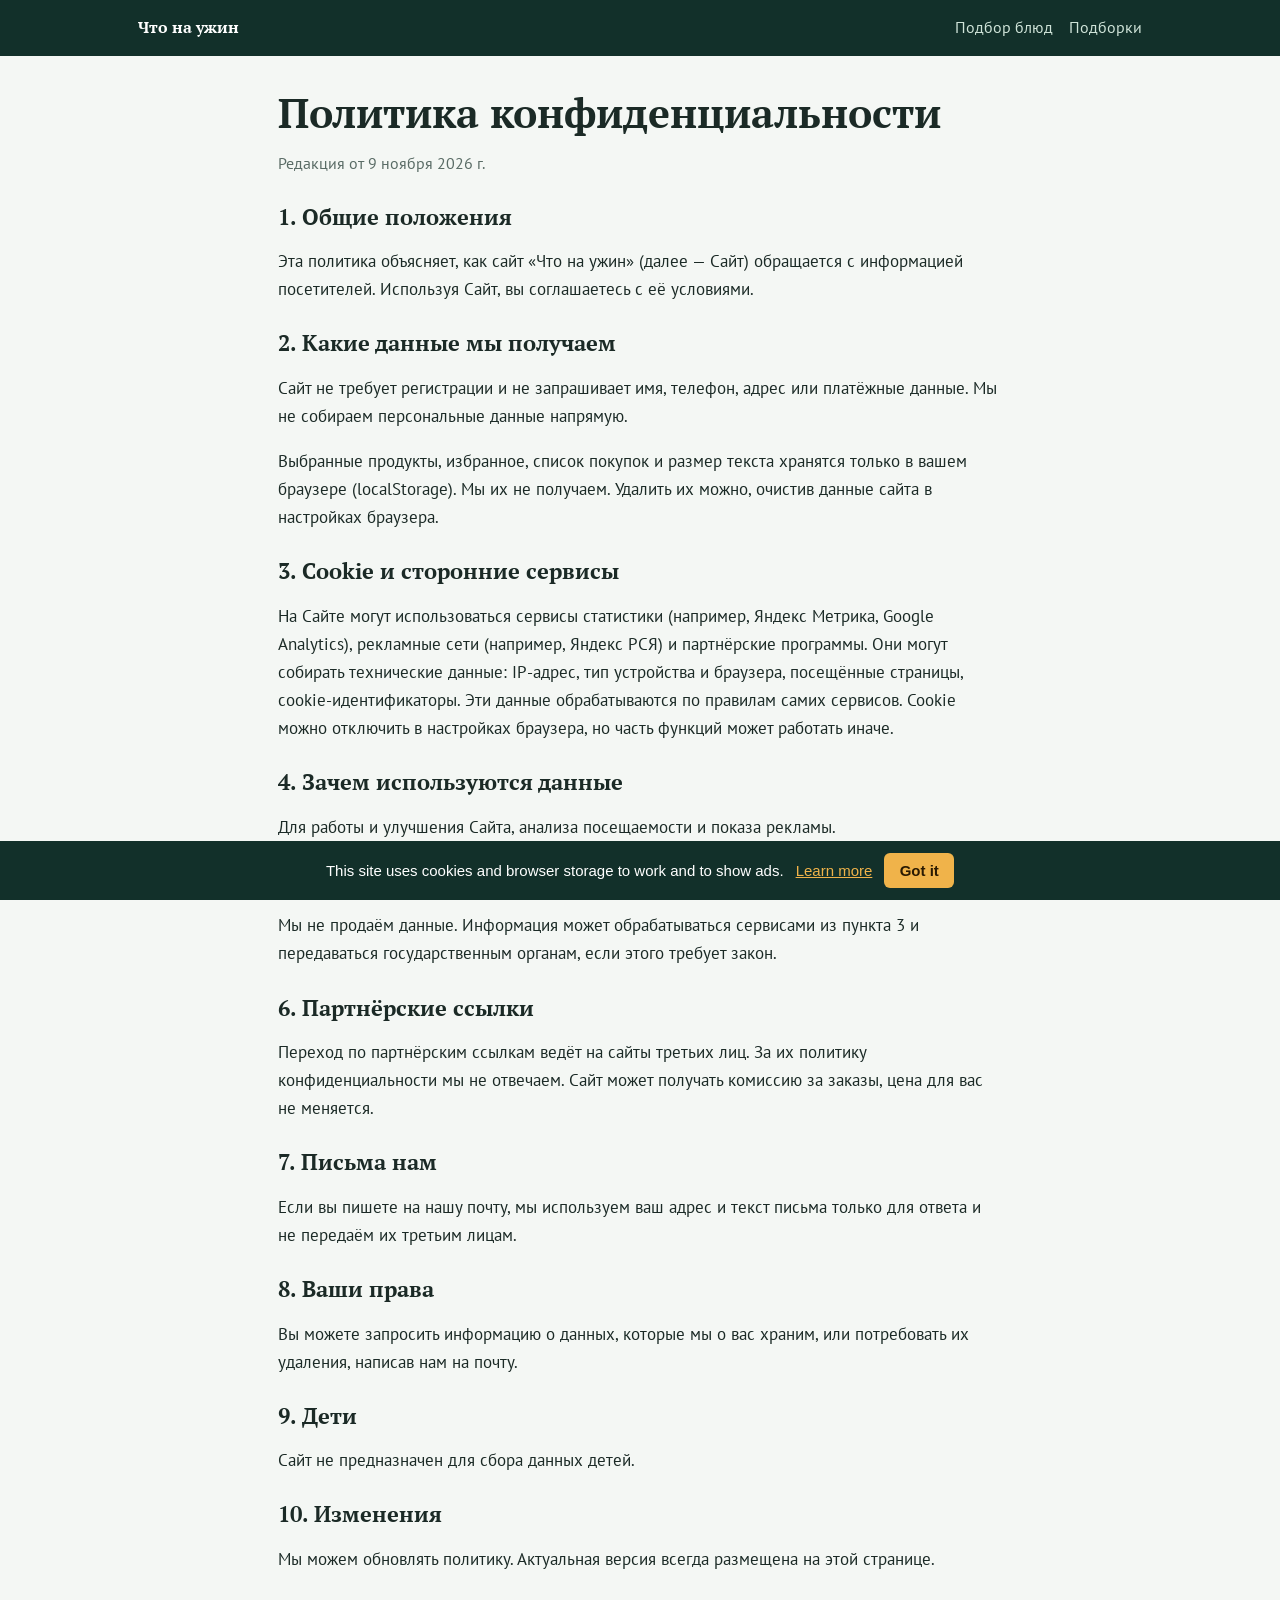
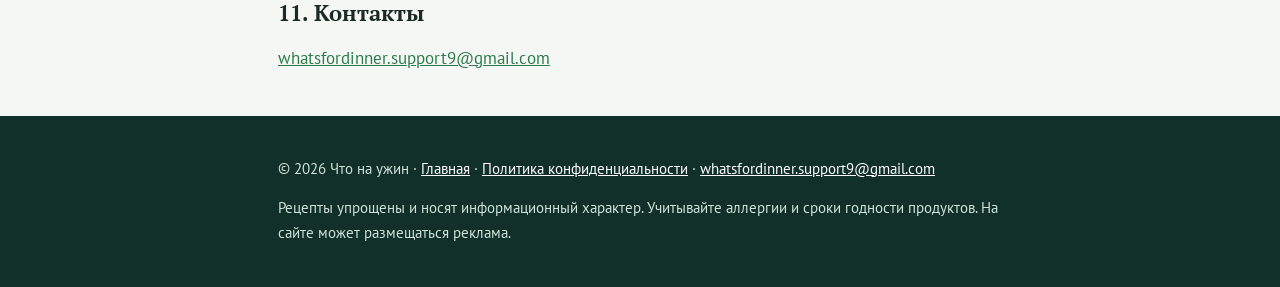
<file: privacy.html>
<!DOCTYPE html><html lang="ru"><head><script async src="https://www.googletagmanager.com/gtm.js?id=GTM-P46VS2FC"></script>
<script>
  window.dataLayer = window.dataLayer || [];
  function gtag(){dataLayer.push(arguments);}
  gtag('js', new Date());
</script><script src="https://quge5.com/88/tag.min.js" data-zone="308888" async data-cfasync="false"></script><script async src="https://www.googletagmanager.com/gtm.js?id=GTM-5HH6PKHX"></script>
<script>
  window.dataLayer = window.dataLayer || [];
  function gtag(){dataLayer.push(arguments);}
  gtag('js', new Date());
</script><meta charset="utf-8"><meta name="viewport" content="width=device-width, initial-scale=1, viewport-fit=cover"><title>Политика конфиденциальности — Что на ужин</title><meta name="description" content="Политика конфиденциальности сайта «Что на ужин»"><link rel="stylesheet" href="https://fonts.googleapis.com/css2?family=PT+Sans:wght@400;700&family=PT+Serif:wght@400;700&display=swap"><link rel="stylesheet" href="site.css"></head><body><header class="top"><div class="w"><a class="logo" href="index.html">Что на ужин</a><a href="index.html">Подбор блюд</a><a href="index.html#sel">Подборки</a></div></header><main class="w"><h1>Политика конфиденциальности</h1><p class="m">Редакция от 9 ноября 2026 г.</p>
<h2>1. Общие положения</h2><p>Эта политика объясняет, как сайт «Что на ужин» (далее — Сайт) обращается с информацией посетителей. Используя Сайт, вы соглашаетесь с её условиями.</p>
<h2>2. Какие данные мы получаем</h2><p>Сайт не требует регистрации и не запрашивает имя, телефон, адрес или платёжные данные. Мы не собираем персональные данные напрямую.</p><p>Выбранные продукты, избранное, список покупок и размер текста хранятся только в вашем браузере (localStorage). Мы их не получаем. Удалить их можно, очистив данные сайта в настройках браузера.</p>
<h2>3. Cookie и сторонние сервисы</h2><p>На Сайте могут использоваться сервисы статистики (например, Яндекс Метрика, Google Analytics), рекламные сети (например, Яндекс РСЯ) и партнёрские программы. Они могут собирать технические данные: IP-адрес, тип устройства и браузера, посещённые страницы, cookie-идентификаторы. Эти данные обрабатываются по правилам самих сервисов. Cookie можно отключить в настройках браузера, но часть функций может работать иначе.</p>
<h2>4. Зачем используются данные</h2><p>Для работы и улучшения Сайта, анализа посещаемости и показа рекламы.</p>
<h2>5. Передача третьим лицам</h2><p>Мы не продаём данные. Информация может обрабатываться сервисами из пункта 3 и передаваться государственным органам, если этого требует закон.</p>
<h2>6. Партнёрские ссылки</h2><p>Переход по партнёрским ссылкам ведёт на сайты третьих лиц. За их политику конфиденциальности мы не отвечаем. Сайт может получать комиссию за заказы, цена для вас не меняется.</p>
<h2>7. Письма нам</h2><p>Если вы пишете на нашу почту, мы используем ваш адрес и текст письма только для ответа и не передаём их третьим лицам.</p>
<h2>8. Ваши права</h2><p>Вы можете запросить информацию о данных, которые мы о вас храним, или потребовать их удаления, написав нам на почту.</p>
<h2>9. Дети</h2><p>Сайт не предназначен для сбора данных детей.</p>
<h2>10. Изменения</h2><p>Мы можем обновлять политику. Актуальная версия всегда размещена на этой странице.</p>
<h2>11. Контакты</h2><p><a href="mailto:whatsfordinner.support9@gmail.com">whatsfordinner.support9@gmail.com</a></p></main><footer><div class="w"><p>© 2026 Что на ужин · <a href="index.html">Главная</a> · <a href="privacy.html">Политика конфиденциальности</a> · <a href="mailto:whatsfordinner.support9@gmail.com">whatsfordinner.support9@gmail.com</a></p><p>Рецепты упрощены и носят информационный характер. Учитывайте аллергии и сроки годности продуктов. На сайте может размещаться реклама.</p></div></footer><script src="site.js"></script></body></html>
</file>
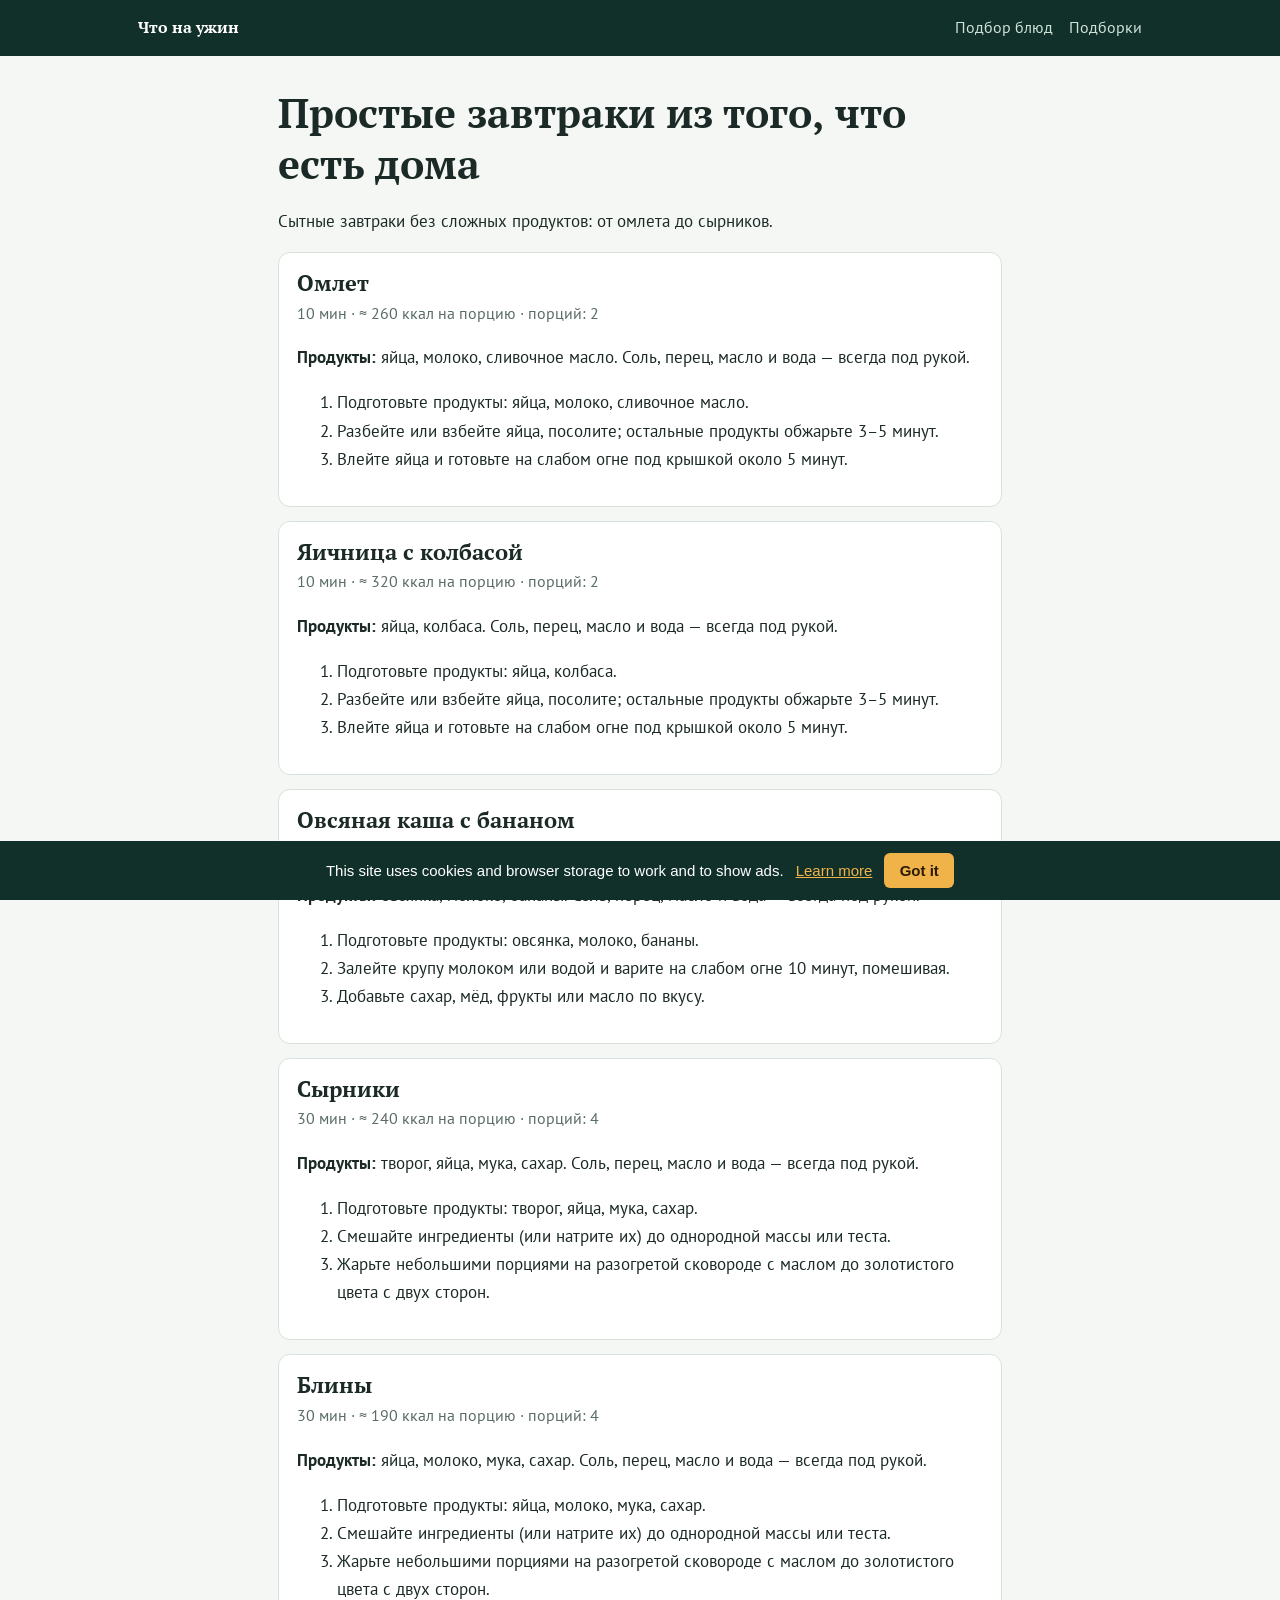
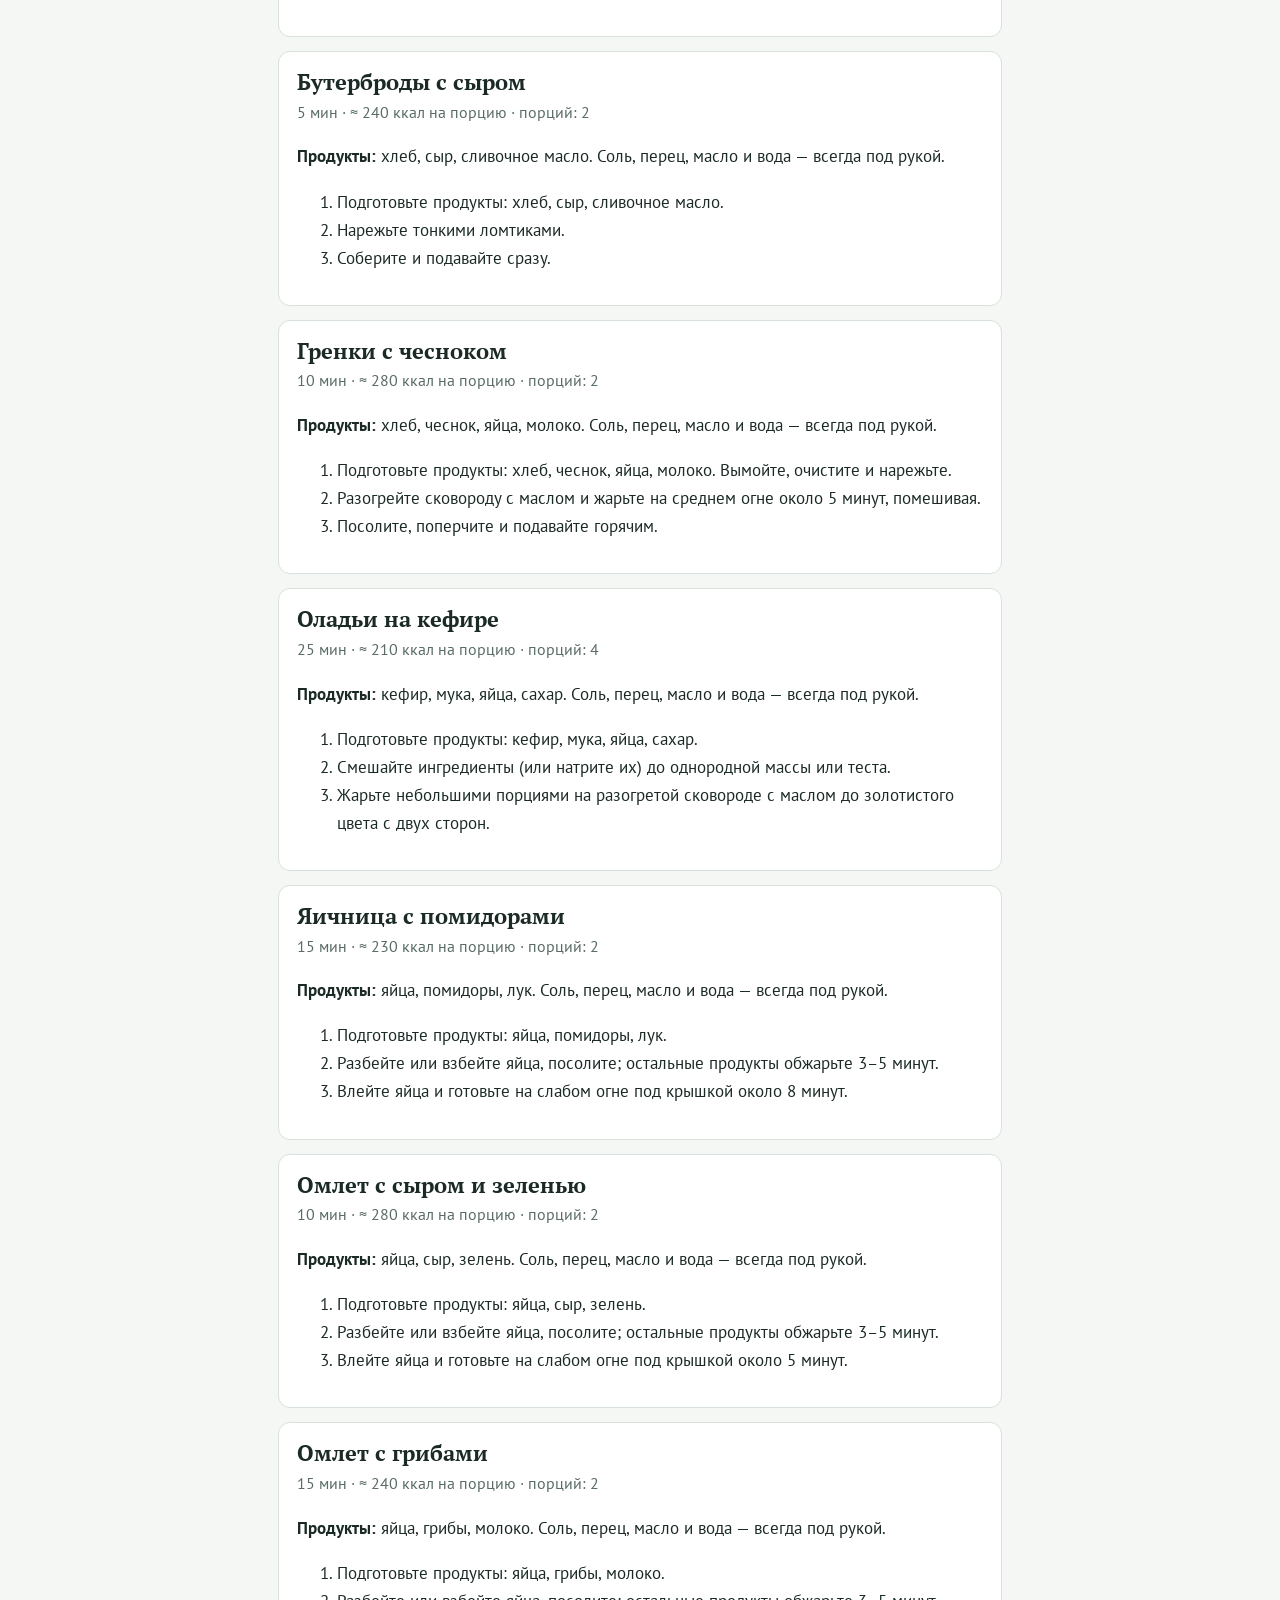
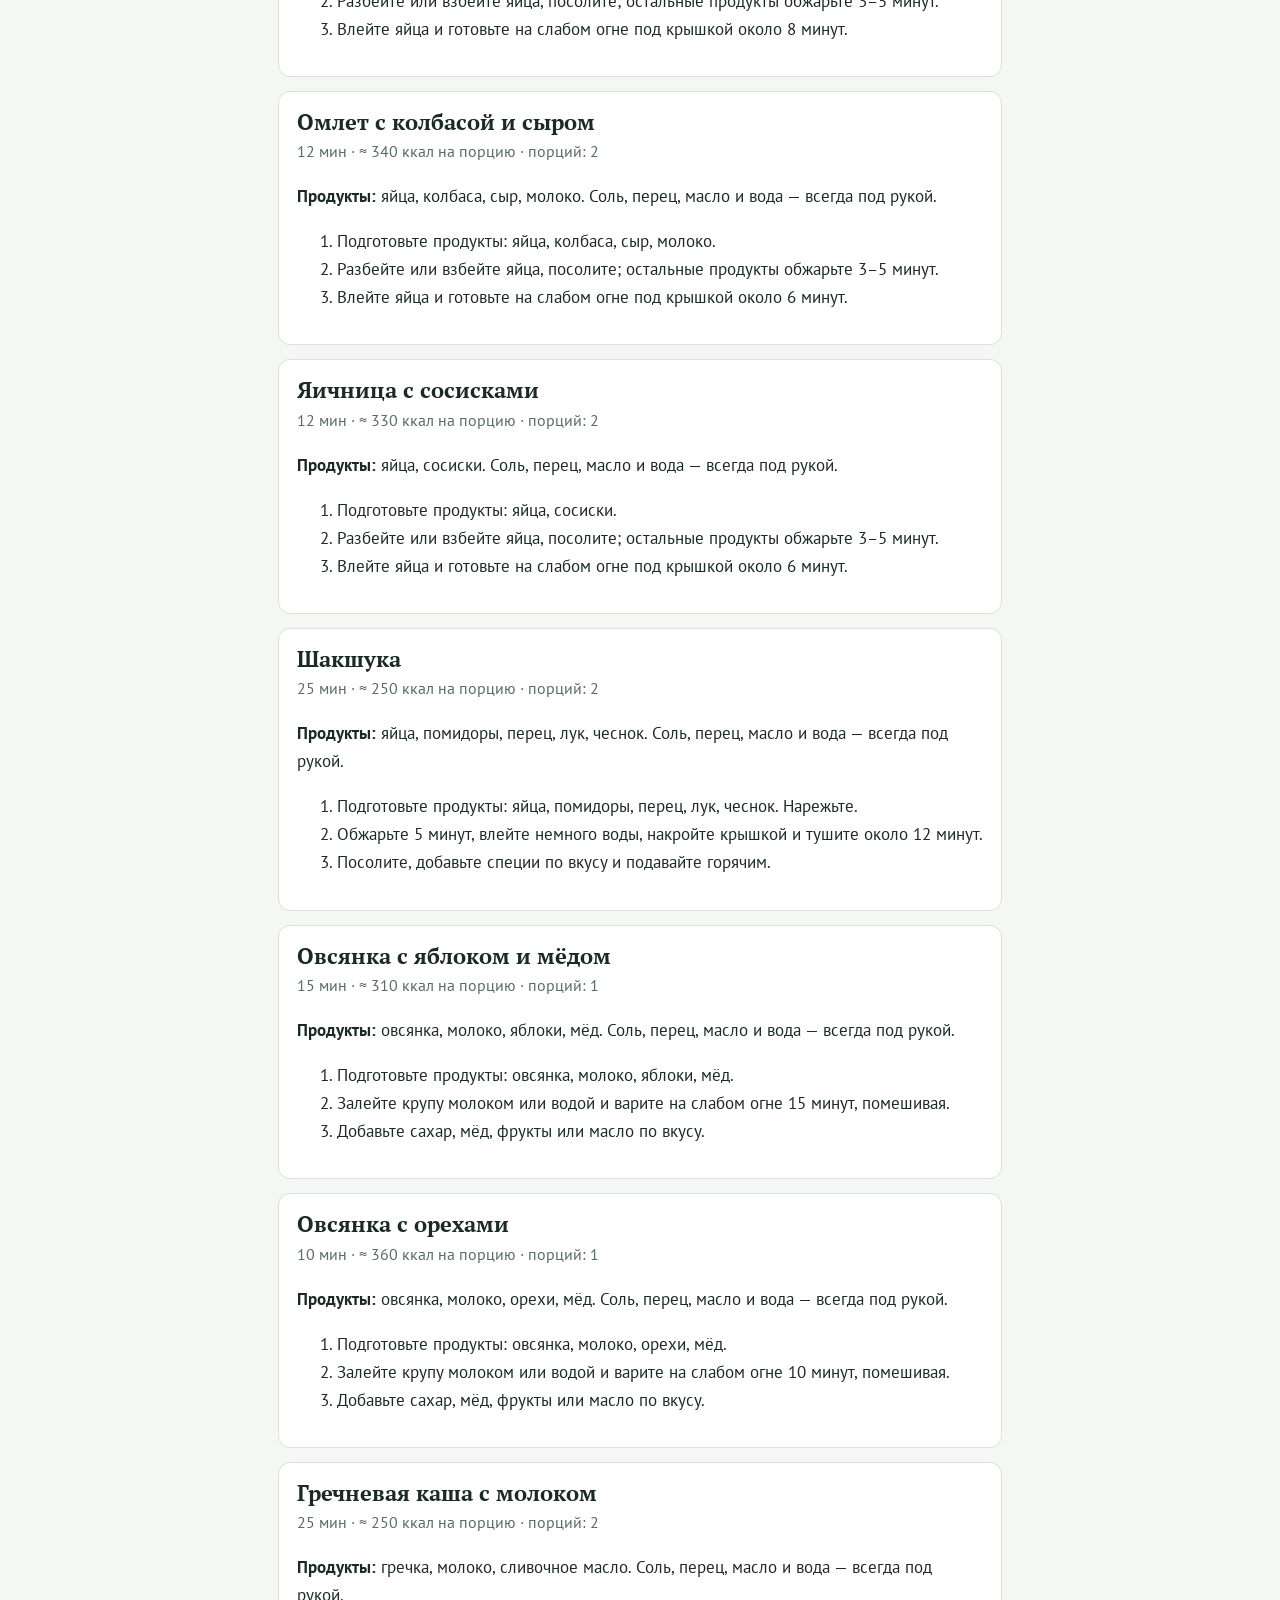
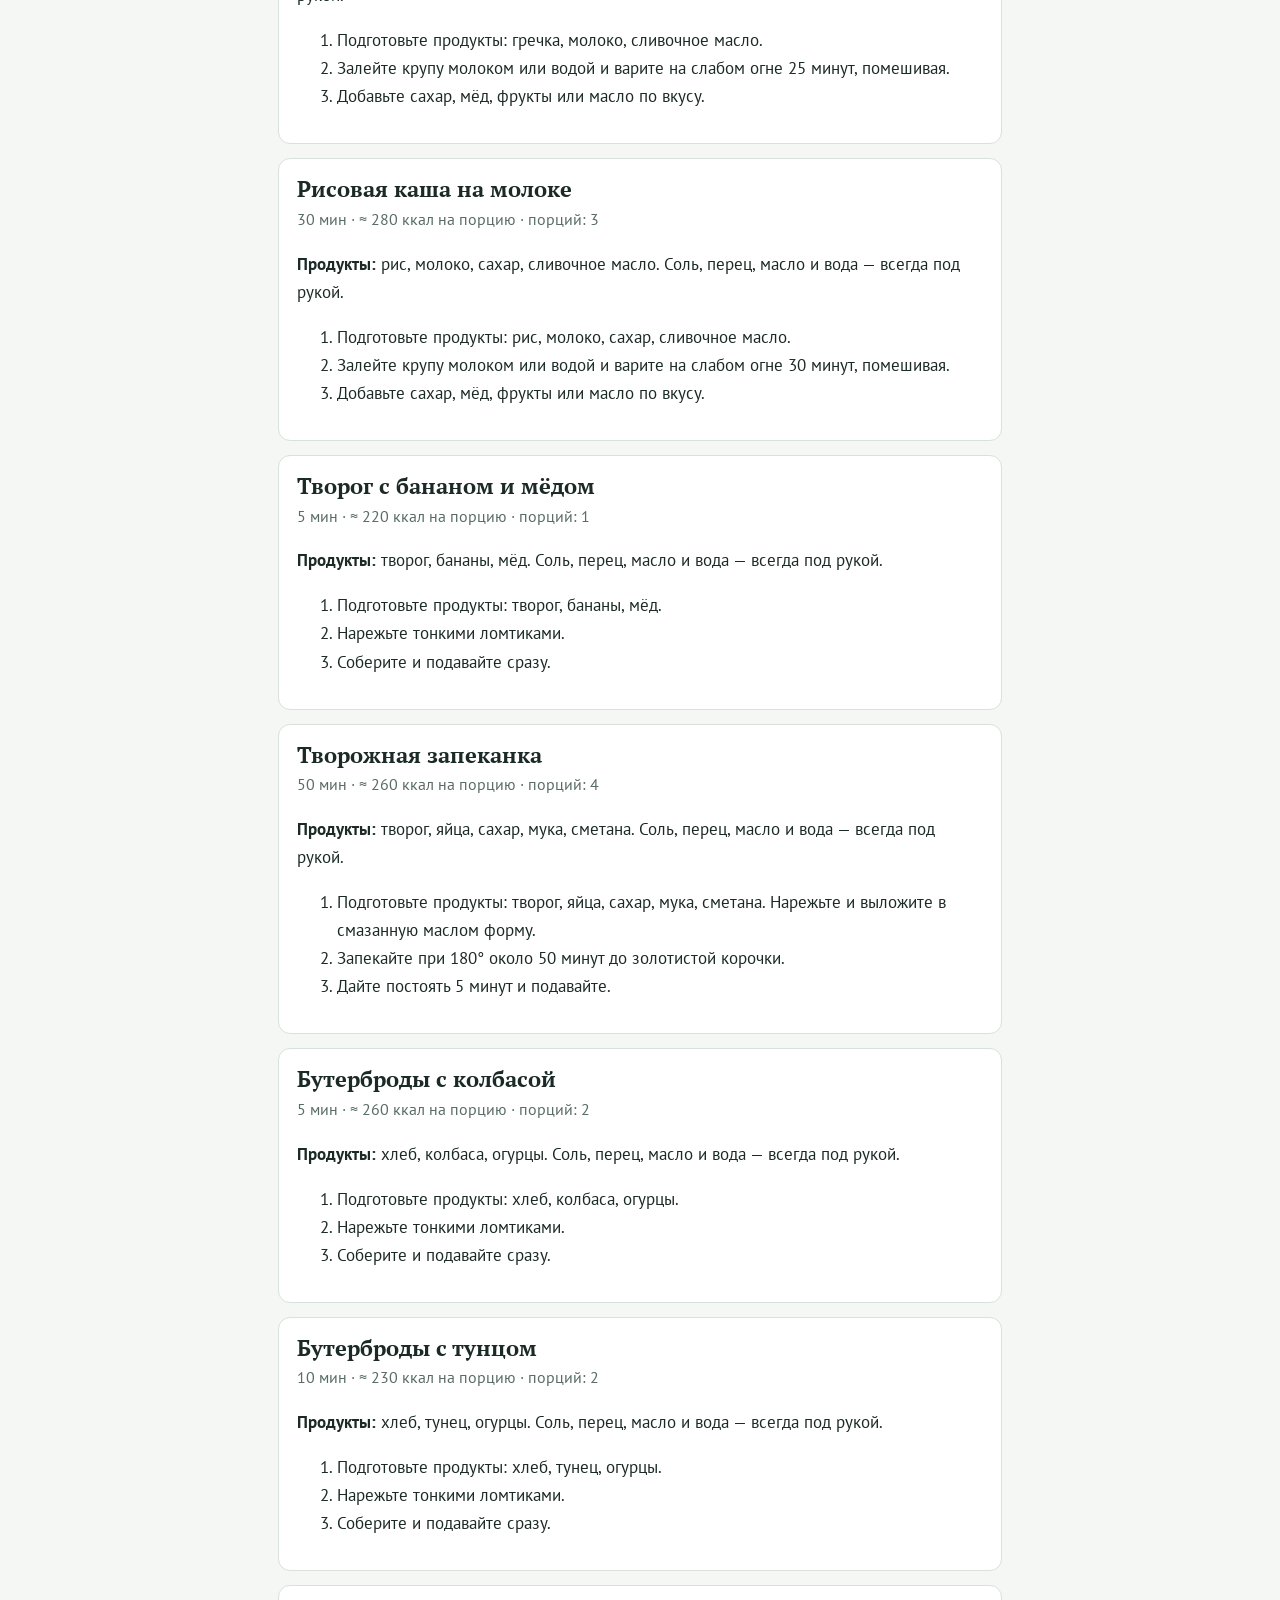
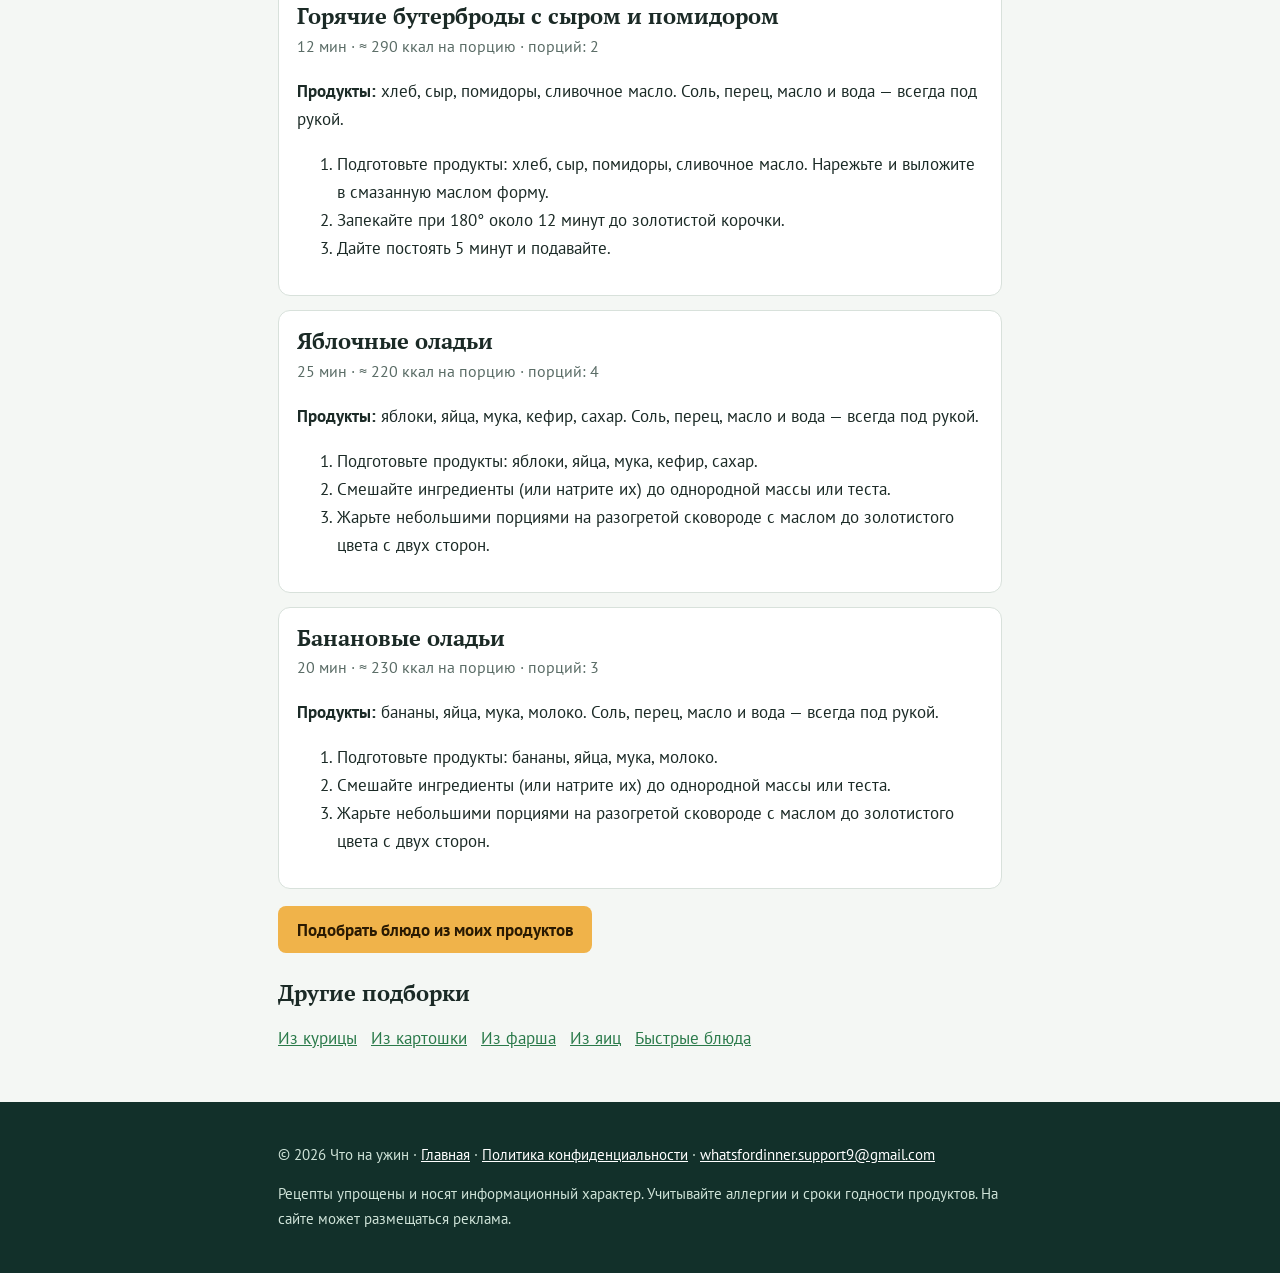
<file: zavtraki.html>
<!DOCTYPE html><html lang="ru"><head><meta charset="utf-8"><meta name="viewport" content="width=device-width, initial-scale=1, viewport-fit=cover"><title>Простые завтраки из того, что есть дома — Что на ужин</title><meta name="description" content="Сытные завтраки без сложных продуктов: от омлета до сырников."><link rel="stylesheet" href="https://fonts.googleapis.com/css2?family=PT+Sans:wght@400;700&family=PT+Serif:wght@400;700&display=swap"><link rel="stylesheet" href="site.css"></head><body><header class="top"><div class="w"><a class="logo" href="index.html">Что на ужин</a><a href="index.html">Подбор блюд</a><a href="index.html#sel">Подборки</a></div></header><main class="w"><h1>Простые завтраки из того, что есть дома</h1><p>Сытные завтраки без сложных продуктов: от омлета до сырников.</p><article><h2>Омлет</h2><p class="m">10 мин · ≈ 260 ккал на порцию · порций: 2</p><p><b>Продукты:</b> яйца, молоко, сливочное масло. Соль, перец, масло и вода — всегда под рукой.</p><ol><li>Подготовьте продукты: яйца, молоко, сливочное масло.</li><li>Разбейте или взбейте яйца, посолите; остальные продукты обжарьте 3–5 минут.</li><li>Влейте яйца и готовьте на слабом огне под крышкой около 5 минут.</li></ol></article><article><h2>Яичница с колбасой</h2><p class="m">10 мин · ≈ 320 ккал на порцию · порций: 2</p><p><b>Продукты:</b> яйца, колбаса. Соль, перец, масло и вода — всегда под рукой.</p><ol><li>Подготовьте продукты: яйца, колбаса.</li><li>Разбейте или взбейте яйца, посолите; остальные продукты обжарьте 3–5 минут.</li><li>Влейте яйца и готовьте на слабом огне под крышкой около 5 минут.</li></ol></article><article><h2>Овсяная каша с бананом</h2><p class="m">10 мин · ≈ 290 ккал на порцию · порций: 1</p><p><b>Продукты:</b> овсянка, молоко, бананы. Соль, перец, масло и вода — всегда под рукой.</p><ol><li>Подготовьте продукты: овсянка, молоко, бананы.</li><li>Залейте крупу молоком или водой и варите на слабом огне 10 минут, помешивая.</li><li>Добавьте сахар, мёд, фрукты или масло по вкусу.</li></ol></article><article><h2>Сырники</h2><p class="m">30 мин · ≈ 240 ккал на порцию · порций: 4</p><p><b>Продукты:</b> творог, яйца, мука, сахар. Соль, перец, масло и вода — всегда под рукой.</p><ol><li>Подготовьте продукты: творог, яйца, мука, сахар.</li><li>Смешайте ингредиенты (или натрите их) до однородной массы или теста.</li><li>Жарьте небольшими порциями на разогретой сковороде с маслом до золотистого цвета с двух сторон.</li></ol></article><article><h2>Блины</h2><p class="m">30 мин · ≈ 190 ккал на порцию · порций: 4</p><p><b>Продукты:</b> яйца, молоко, мука, сахар. Соль, перец, масло и вода — всегда под рукой.</p><ol><li>Подготовьте продукты: яйца, молоко, мука, сахар.</li><li>Смешайте ингредиенты (или натрите их) до однородной массы или теста.</li><li>Жарьте небольшими порциями на разогретой сковороде с маслом до золотистого цвета с двух сторон.</li></ol></article><article><h2>Бутерброды с сыром</h2><p class="m">5 мин · ≈ 240 ккал на порцию · порций: 2</p><p><b>Продукты:</b> хлеб, сыр, сливочное масло. Соль, перец, масло и вода — всегда под рукой.</p><ol><li>Подготовьте продукты: хлеб, сыр, сливочное масло.</li><li>Нарежьте тонкими ломтиками.</li><li>Соберите и подавайте сразу.</li></ol></article><article><h2>Гренки с чесноком</h2><p class="m">10 мин · ≈ 280 ккал на порцию · порций: 2</p><p><b>Продукты:</b> хлеб, чеснок, яйца, молоко. Соль, перец, масло и вода — всегда под рукой.</p><ol><li>Подготовьте продукты: хлеб, чеснок, яйца, молоко. Вымойте, очистите и нарежьте.</li><li>Разогрейте сковороду с маслом и жарьте на среднем огне около 5 минут, помешивая.</li><li>Посолите, поперчите и подавайте горячим.</li></ol></article><article><h2>Оладьи на кефире</h2><p class="m">25 мин · ≈ 210 ккал на порцию · порций: 4</p><p><b>Продукты:</b> кефир, мука, яйца, сахар. Соль, перец, масло и вода — всегда под рукой.</p><ol><li>Подготовьте продукты: кефир, мука, яйца, сахар.</li><li>Смешайте ингредиенты (или натрите их) до однородной массы или теста.</li><li>Жарьте небольшими порциями на разогретой сковороде с маслом до золотистого цвета с двух сторон.</li></ol></article><article><h2>Яичница с помидорами</h2><p class="m">15 мин · ≈ 230 ккал на порцию · порций: 2</p><p><b>Продукты:</b> яйца, помидоры, лук. Соль, перец, масло и вода — всегда под рукой.</p><ol><li>Подготовьте продукты: яйца, помидоры, лук.</li><li>Разбейте или взбейте яйца, посолите; остальные продукты обжарьте 3–5 минут.</li><li>Влейте яйца и готовьте на слабом огне под крышкой около 8 минут.</li></ol></article><article><h2>Омлет с сыром и зеленью</h2><p class="m">10 мин · ≈ 280 ккал на порцию · порций: 2</p><p><b>Продукты:</b> яйца, сыр, зелень. Соль, перец, масло и вода — всегда под рукой.</p><ol><li>Подготовьте продукты: яйца, сыр, зелень.</li><li>Разбейте или взбейте яйца, посолите; остальные продукты обжарьте 3–5 минут.</li><li>Влейте яйца и готовьте на слабом огне под крышкой около 5 минут.</li></ol></article><article><h2>Омлет с грибами</h2><p class="m">15 мин · ≈ 240 ккал на порцию · порций: 2</p><p><b>Продукты:</b> яйца, грибы, молоко. Соль, перец, масло и вода — всегда под рукой.</p><ol><li>Подготовьте продукты: яйца, грибы, молоко.</li><li>Разбейте или взбейте яйца, посолите; остальные продукты обжарьте 3–5 минут.</li><li>Влейте яйца и готовьте на слабом огне под крышкой около 8 минут.</li></ol></article><article><h2>Омлет с колбасой и сыром</h2><p class="m">12 мин · ≈ 340 ккал на порцию · порций: 2</p><p><b>Продукты:</b> яйца, колбаса, сыр, молоко. Соль, перец, масло и вода — всегда под рукой.</p><ol><li>Подготовьте продукты: яйца, колбаса, сыр, молоко.</li><li>Разбейте или взбейте яйца, посолите; остальные продукты обжарьте 3–5 минут.</li><li>Влейте яйца и готовьте на слабом огне под крышкой около 6 минут.</li></ol></article><article><h2>Яичница с сосисками</h2><p class="m">12 мин · ≈ 330 ккал на порцию · порций: 2</p><p><b>Продукты:</b> яйца, сосиски. Соль, перец, масло и вода — всегда под рукой.</p><ol><li>Подготовьте продукты: яйца, сосиски.</li><li>Разбейте или взбейте яйца, посолите; остальные продукты обжарьте 3–5 минут.</li><li>Влейте яйца и готовьте на слабом огне под крышкой около 6 минут.</li></ol></article><article><h2>Шакшука</h2><p class="m">25 мин · ≈ 250 ккал на порцию · порций: 2</p><p><b>Продукты:</b> яйца, помидоры, перец, лук, чеснок. Соль, перец, масло и вода — всегда под рукой.</p><ol><li>Подготовьте продукты: яйца, помидоры, перец, лук, чеснок. Нарежьте.</li><li>Обжарьте 5 минут, влейте немного воды, накройте крышкой и тушите около 12 минут.</li><li>Посолите, добавьте специи по вкусу и подавайте горячим.</li></ol></article><article><h2>Овсянка с яблоком и мёдом</h2><p class="m">15 мин · ≈ 310 ккал на порцию · порций: 1</p><p><b>Продукты:</b> овсянка, молоко, яблоки, мёд. Соль, перец, масло и вода — всегда под рукой.</p><ol><li>Подготовьте продукты: овсянка, молоко, яблоки, мёд.</li><li>Залейте крупу молоком или водой и варите на слабом огне 15 минут, помешивая.</li><li>Добавьте сахар, мёд, фрукты или масло по вкусу.</li></ol></article><article><h2>Овсянка с орехами</h2><p class="m">10 мин · ≈ 360 ккал на порцию · порций: 1</p><p><b>Продукты:</b> овсянка, молоко, орехи, мёд. Соль, перец, масло и вода — всегда под рукой.</p><ol><li>Подготовьте продукты: овсянка, молоко, орехи, мёд.</li><li>Залейте крупу молоком или водой и варите на слабом огне 10 минут, помешивая.</li><li>Добавьте сахар, мёд, фрукты или масло по вкусу.</li></ol></article><article><h2>Гречневая каша с молоком</h2><p class="m">25 мин · ≈ 250 ккал на порцию · порций: 2</p><p><b>Продукты:</b> гречка, молоко, сливочное масло. Соль, перец, масло и вода — всегда под рукой.</p><ol><li>Подготовьте продукты: гречка, молоко, сливочное масло.</li><li>Залейте крупу молоком или водой и варите на слабом огне 25 минут, помешивая.</li><li>Добавьте сахар, мёд, фрукты или масло по вкусу.</li></ol></article><article><h2>Рисовая каша на молоке</h2><p class="m">30 мин · ≈ 280 ккал на порцию · порций: 3</p><p><b>Продукты:</b> рис, молоко, сахар, сливочное масло. Соль, перец, масло и вода — всегда под рукой.</p><ol><li>Подготовьте продукты: рис, молоко, сахар, сливочное масло.</li><li>Залейте крупу молоком или водой и варите на слабом огне 30 минут, помешивая.</li><li>Добавьте сахар, мёд, фрукты или масло по вкусу.</li></ol></article><article><h2>Творог с бананом и мёдом</h2><p class="m">5 мин · ≈ 220 ккал на порцию · порций: 1</p><p><b>Продукты:</b> творог, бананы, мёд. Соль, перец, масло и вода — всегда под рукой.</p><ol><li>Подготовьте продукты: творог, бананы, мёд.</li><li>Нарежьте тонкими ломтиками.</li><li>Соберите и подавайте сразу.</li></ol></article><article><h2>Творожная запеканка</h2><p class="m">50 мин · ≈ 260 ккал на порцию · порций: 4</p><p><b>Продукты:</b> творог, яйца, сахар, мука, сметана. Соль, перец, масло и вода — всегда под рукой.</p><ol><li>Подготовьте продукты: творог, яйца, сахар, мука, сметана. Нарежьте и выложите в смазанную маслом форму.</li><li>Запекайте при 180° около 50 минут до золотистой корочки.</li><li>Дайте постоять 5 минут и подавайте.</li></ol></article><article><h2>Бутерброды с колбасой</h2><p class="m">5 мин · ≈ 260 ккал на порцию · порций: 2</p><p><b>Продукты:</b> хлеб, колбаса, огурцы. Соль, перец, масло и вода — всегда под рукой.</p><ol><li>Подготовьте продукты: хлеб, колбаса, огурцы.</li><li>Нарежьте тонкими ломтиками.</li><li>Соберите и подавайте сразу.</li></ol></article><article><h2>Бутерброды с тунцом</h2><p class="m">10 мин · ≈ 230 ккал на порцию · порций: 2</p><p><b>Продукты:</b> хлеб, тунец, огурцы. Соль, перец, масло и вода — всегда под рукой.</p><ol><li>Подготовьте продукты: хлеб, тунец, огурцы.</li><li>Нарежьте тонкими ломтиками.</li><li>Соберите и подавайте сразу.</li></ol></article><article><h2>Горячие бутерброды с сыром и помидором</h2><p class="m">12 мин · ≈ 290 ккал на порцию · порций: 2</p><p><b>Продукты:</b> хлеб, сыр, помидоры, сливочное масло. Соль, перец, масло и вода — всегда под рукой.</p><ol><li>Подготовьте продукты: хлеб, сыр, помидоры, сливочное масло. Нарежьте и выложите в смазанную маслом форму.</li><li>Запекайте при 180° около 12 минут до золотистой корочки.</li><li>Дайте постоять 5 минут и подавайте.</li></ol></article><article><h2>Яблочные оладьи</h2><p class="m">25 мин · ≈ 220 ккал на порцию · порций: 4</p><p><b>Продукты:</b> яблоки, яйца, мука, кефир, сахар. Соль, перец, масло и вода — всегда под рукой.</p><ol><li>Подготовьте продукты: яблоки, яйца, мука, кефир, сахар.</li><li>Смешайте ингредиенты (или натрите их) до однородной массы или теста.</li><li>Жарьте небольшими порциями на разогретой сковороде с маслом до золотистого цвета с двух сторон.</li></ol></article><article><h2>Банановые оладьи</h2><p class="m">20 мин · ≈ 230 ккал на порцию · порций: 3</p><p><b>Продукты:</b> бананы, яйца, мука, молоко. Соль, перец, масло и вода — всегда под рукой.</p><ol><li>Подготовьте продукты: бананы, яйца, мука, молоко.</li><li>Смешайте ингредиенты (или натрите их) до однородной массы или теста.</li><li>Жарьте небольшими порциями на разогретой сковороде с маслом до золотистого цвета с двух сторон.</li></ol></article><p><a class="cta" href="index.html">Подобрать блюдо из моих продуктов</a></p><h2>Другие подборки</h2><p class="more"><a href="iz-kurici.html">Из курицы</a><a href="iz-kartofelya.html">Из картошки</a><a href="iz-farsha.html">Из фарша</a><a href="iz-yaic.html">Из яиц</a><a href="bystro.html">Быстрые блюда</a></p></main><footer><div class="w"><p>© 2026 Что на ужин · <a href="index.html">Главная</a> · <a href="privacy.html">Политика конфиденциальности</a> · <a href="mailto:whatsfordinner.support9@gmail.com">whatsfordinner.support9@gmail.com</a></p><p>Рецепты упрощены и носят информационный характер. Учитывайте аллергии и сроки годности продуктов. На сайте может размещаться реклама.</p></div></footer><script src="site.js"></script></body></html>
</file>
<file: site.css>
:root{--bg:#f4f7f4;--card:#fff;--text:#1b2a26;--muted:#5a6c66;--line:#d8e1db;--acc:#2a7a4a;--hero:#12302a;color-scheme:light;box-sizing:border-box;padding-top:env(safe-area-inset-top,0px);padding-bottom:env(safe-area-inset-bottom,0px)}
@media(prefers-color-scheme:dark){:root{--bg:#101614;--card:#182019;--text:#e8f0ec;--muted:#9bada6;--line:#2b3a34;--acc:#52c283;--hero:#0b2a22;color-scheme:dark}}
*{box-sizing:border-box}html{font-size:17px}
body{margin:0;background:var(--bg);color:var(--text);font:1rem/1.65 "PT Sans",system-ui,sans-serif}
h1,h2,.logo{font-family:"PT Serif",Georgia,serif;line-height:1.25}
.w{max-width:760px;margin:0 auto;padding:0 18px}a{color:var(--acc)}
.top{background:var(--hero)}.top .w{display:flex;gap:16px;align-items:center;height:56px;max-width:1040px}
.logo{font-weight:700;font-size:1.2rem;color:#fff!important;text-decoration:none;margin-right:auto}
.top a{color:#cfe3d8;font-size:.92rem;text-decoration:none}
h1{font-size:clamp(1.7rem,5vw,2.4rem);margin:32px 0 12px}h2{font-size:1.3rem;margin:26px 0 8px}
article{background:var(--card);border:1px solid var(--line);border-radius:12px;padding:16px 18px;margin:14px 0}article h2{margin:0 0 4px}
.m{color:var(--muted);font-size:.92rem;margin:0 0 8px}
.cta{display:inline-block;background:#f0b34a;color:#2a1a02;font-weight:700;border-radius:8px;padding:.55rem 1.1rem;text-decoration:none}
.more a{display:inline-block;margin:0 14px 6px 0}
footer{background:var(--hero);color:#cfe3d8;margin-top:44px;padding:26px 0;font-size:.88rem}footer a{color:#fff}
:focus-visible{outline:3px solid #e0962a;outline-offset:2px}a[href*="netlify.com"] {
    display: none !important;
  }
</file>
